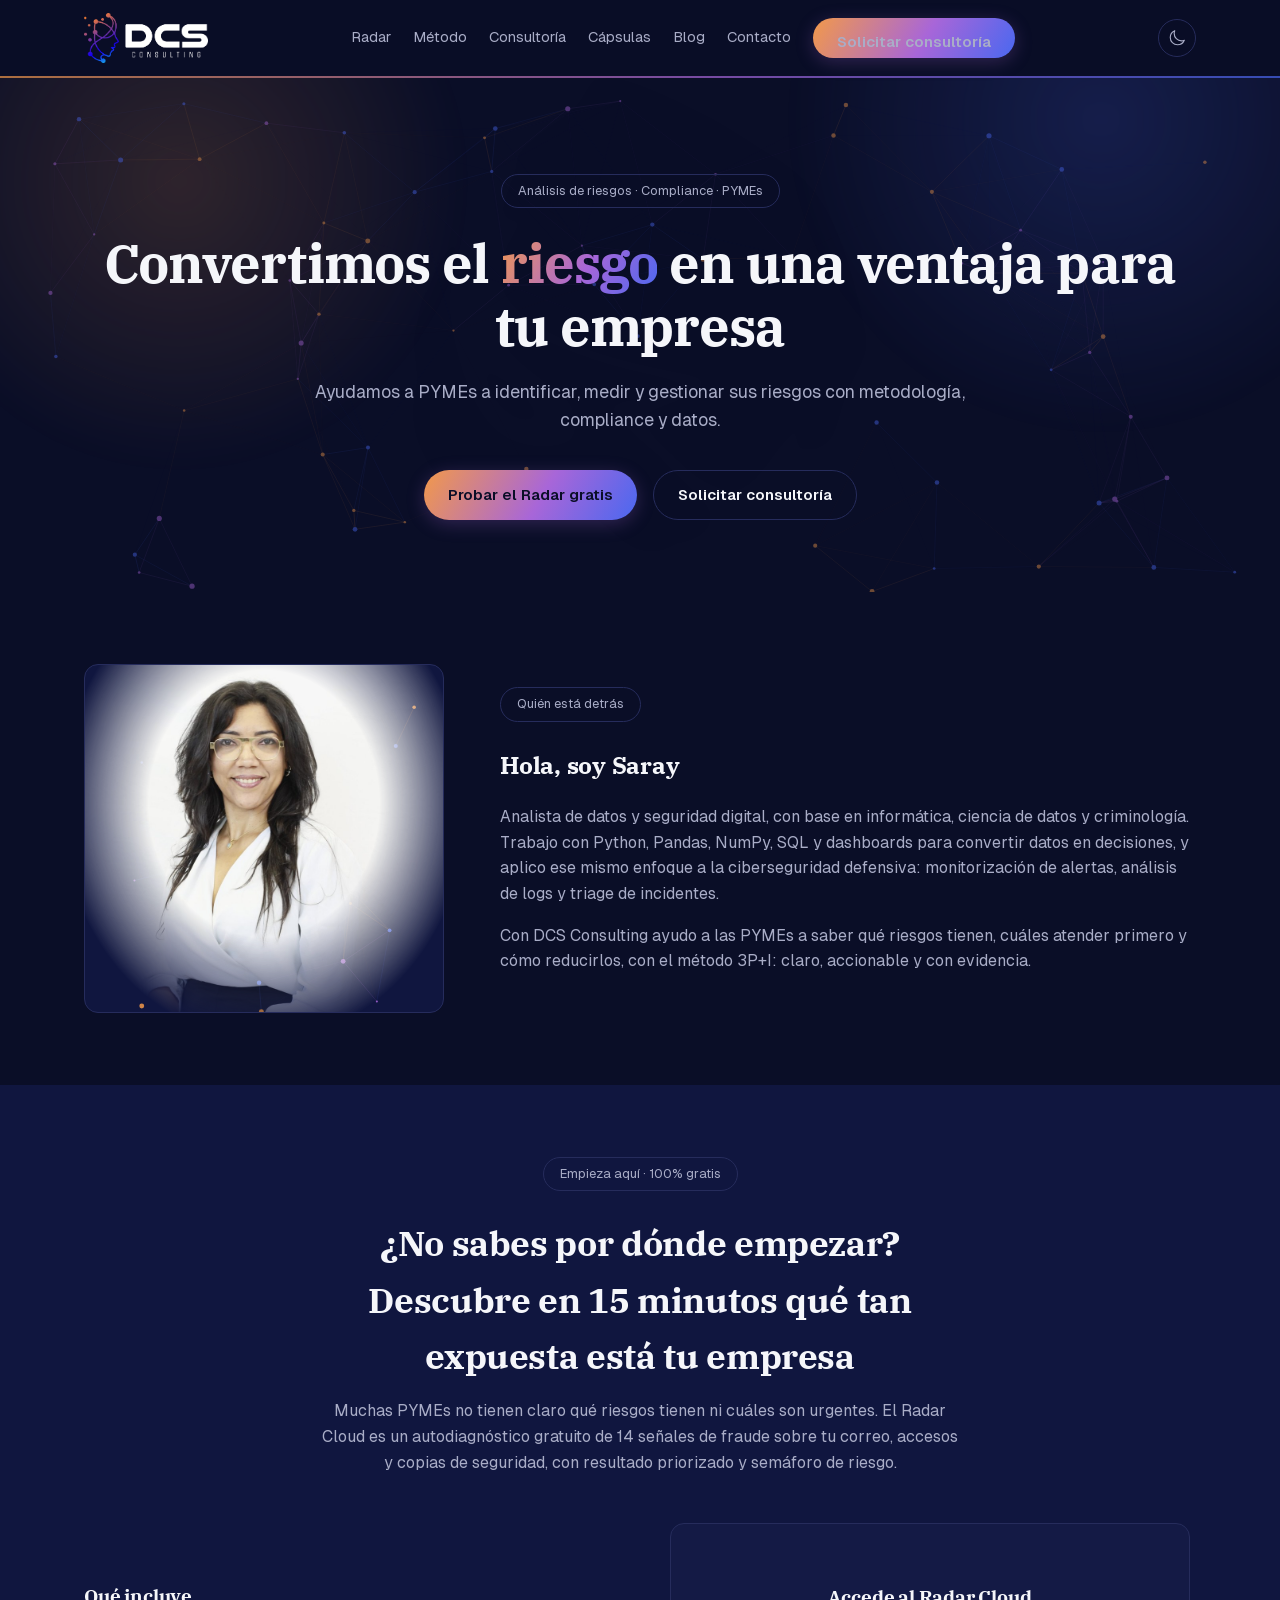
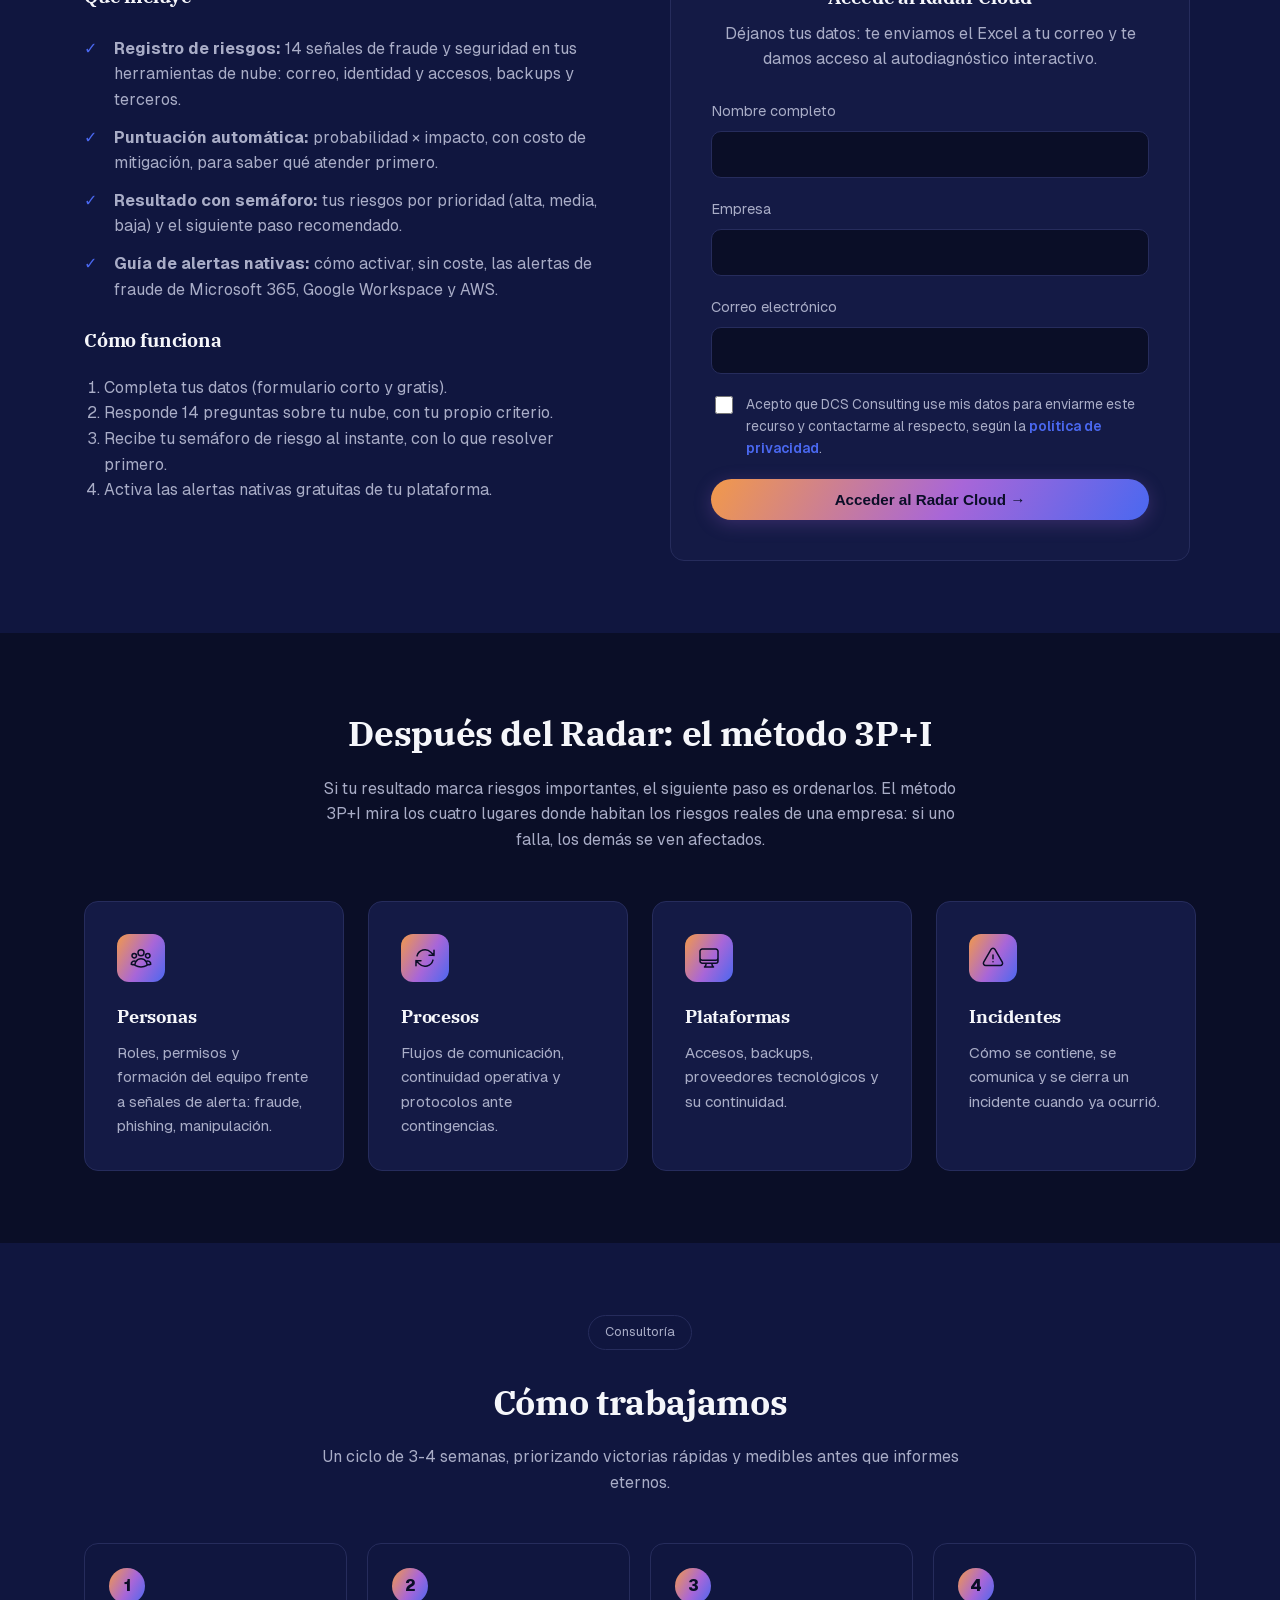
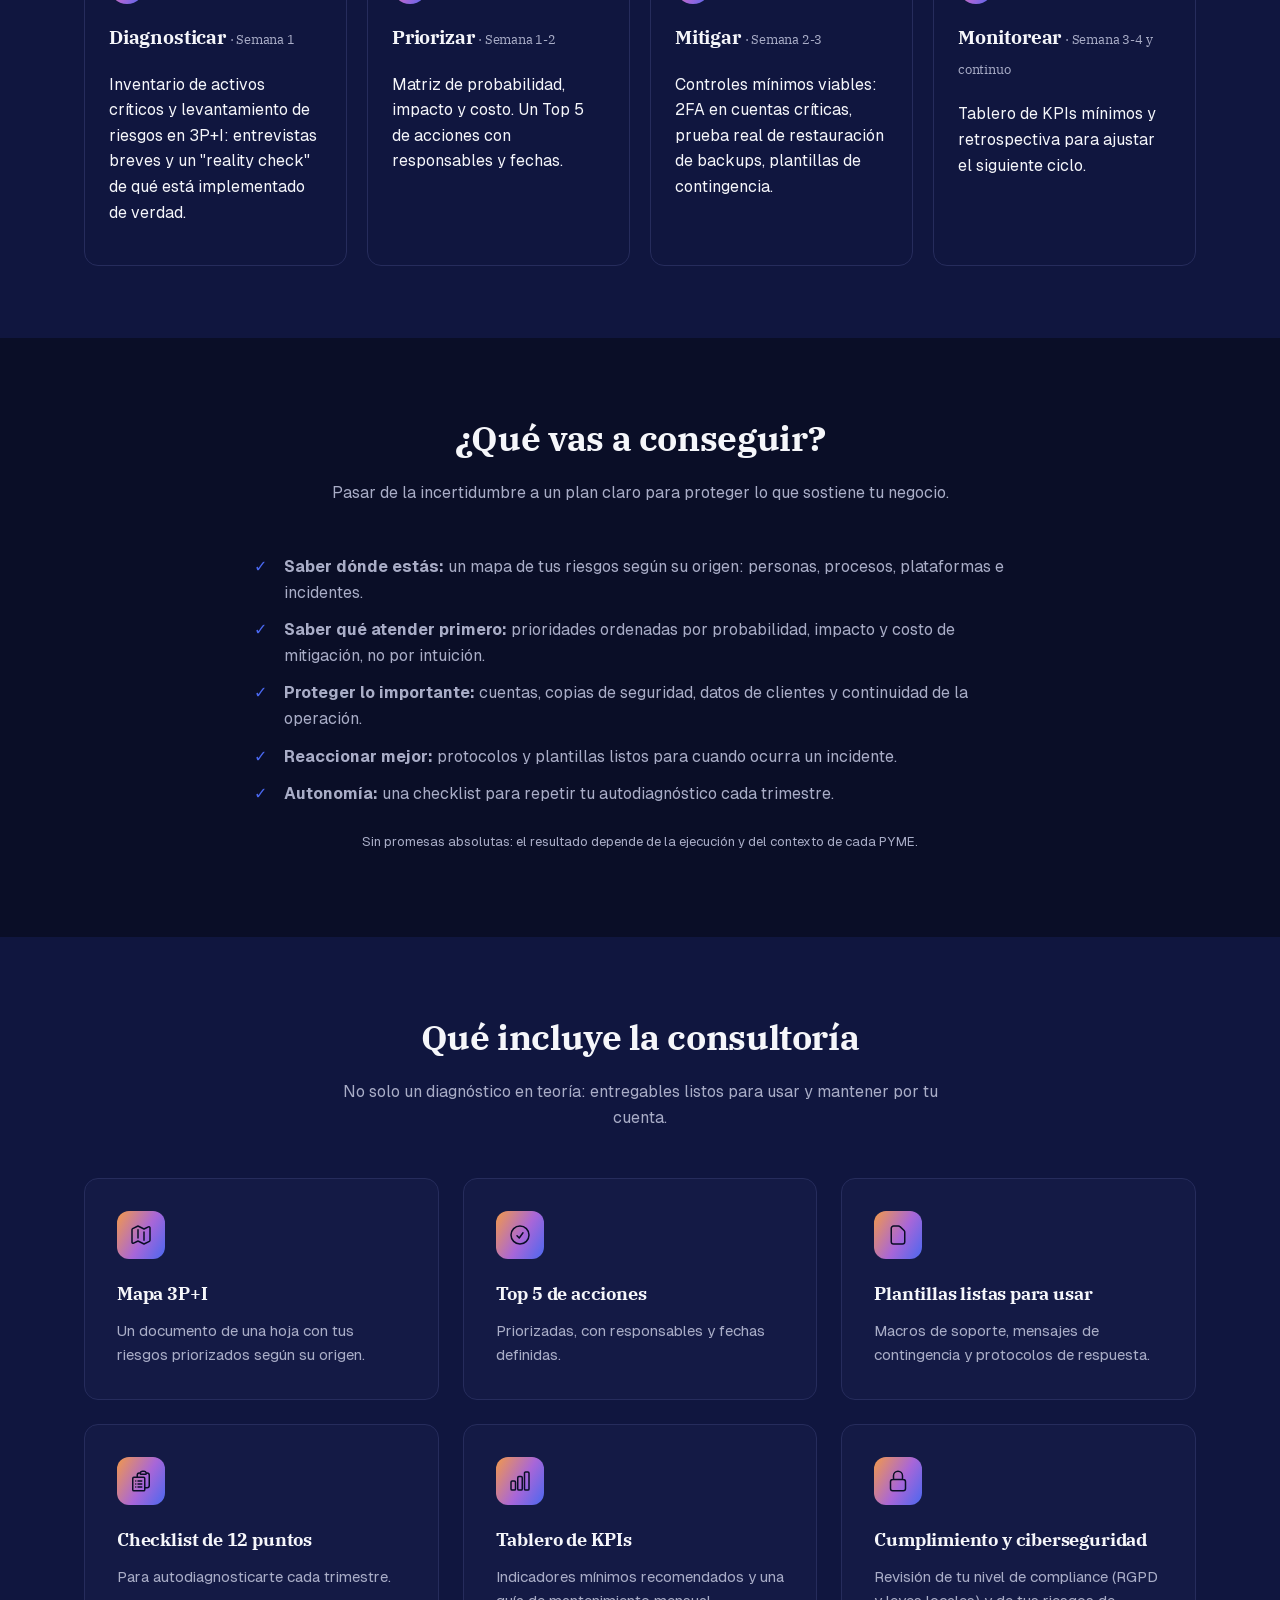
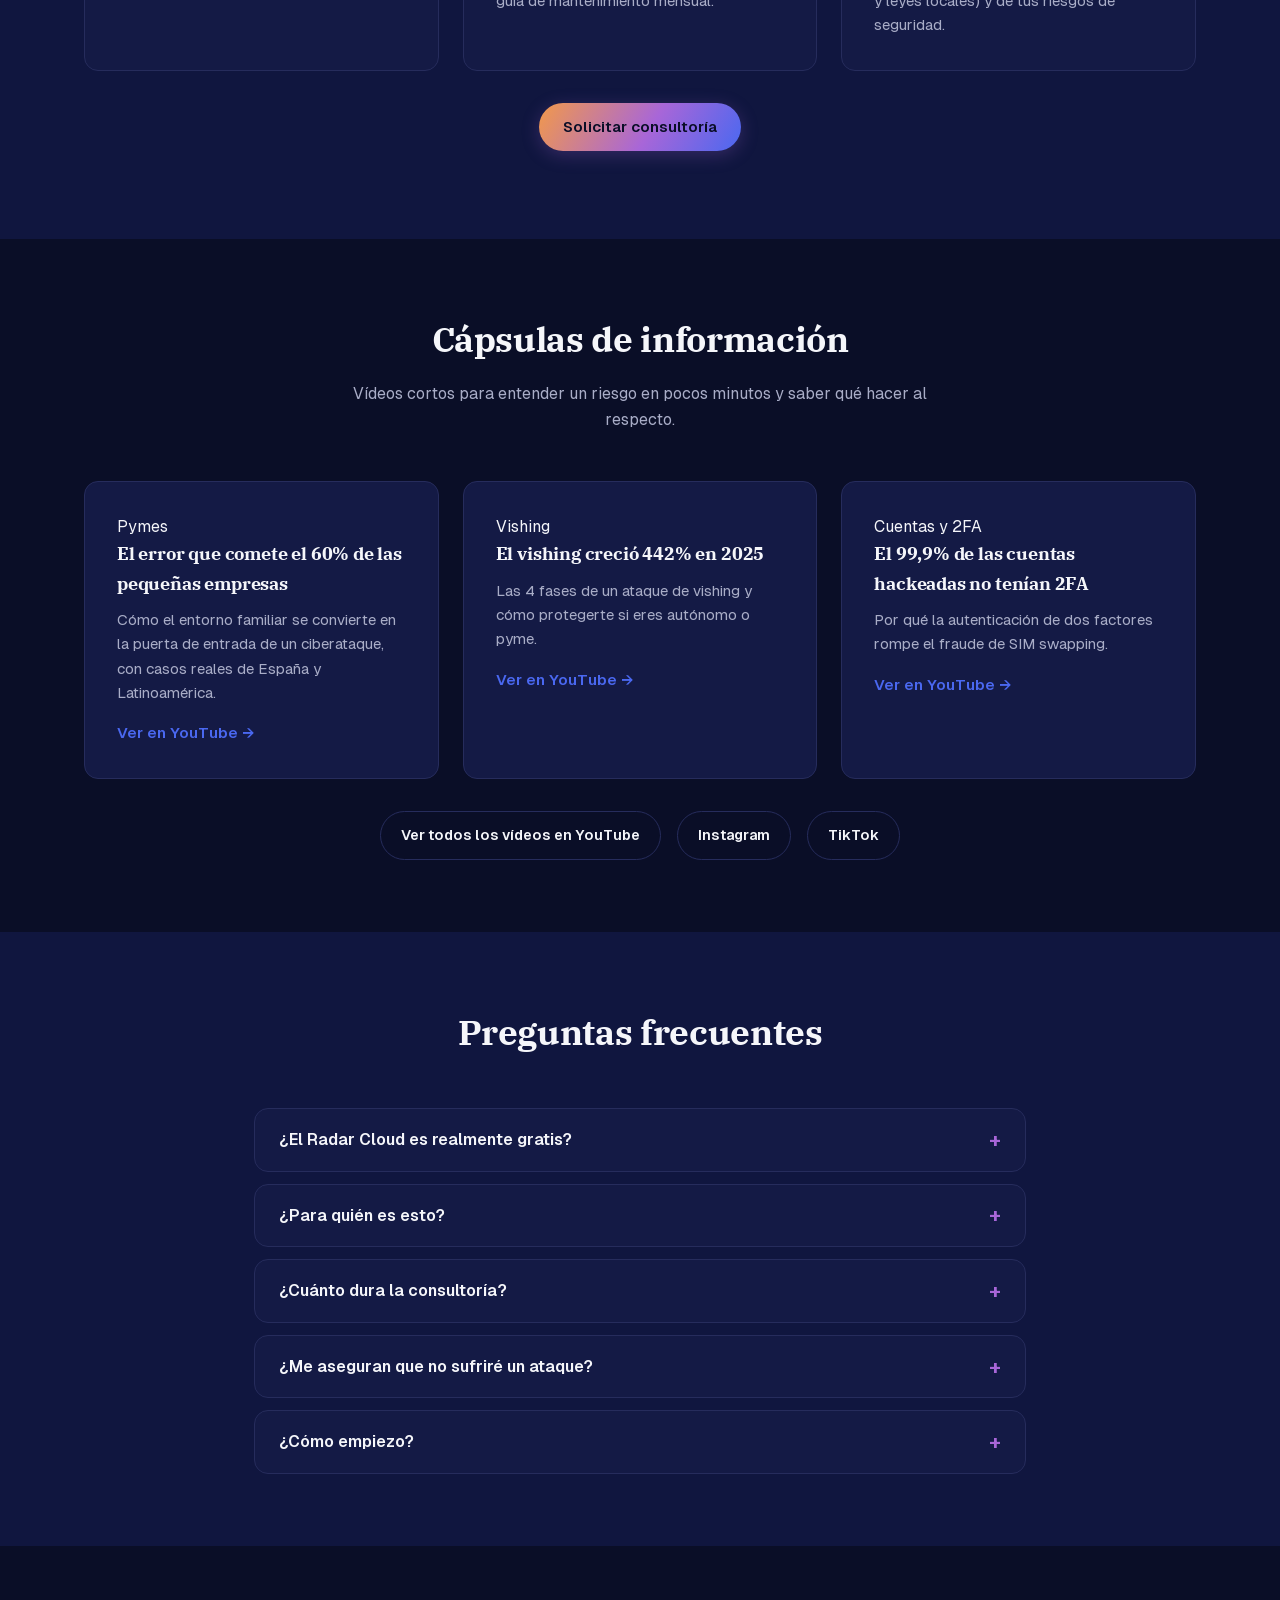
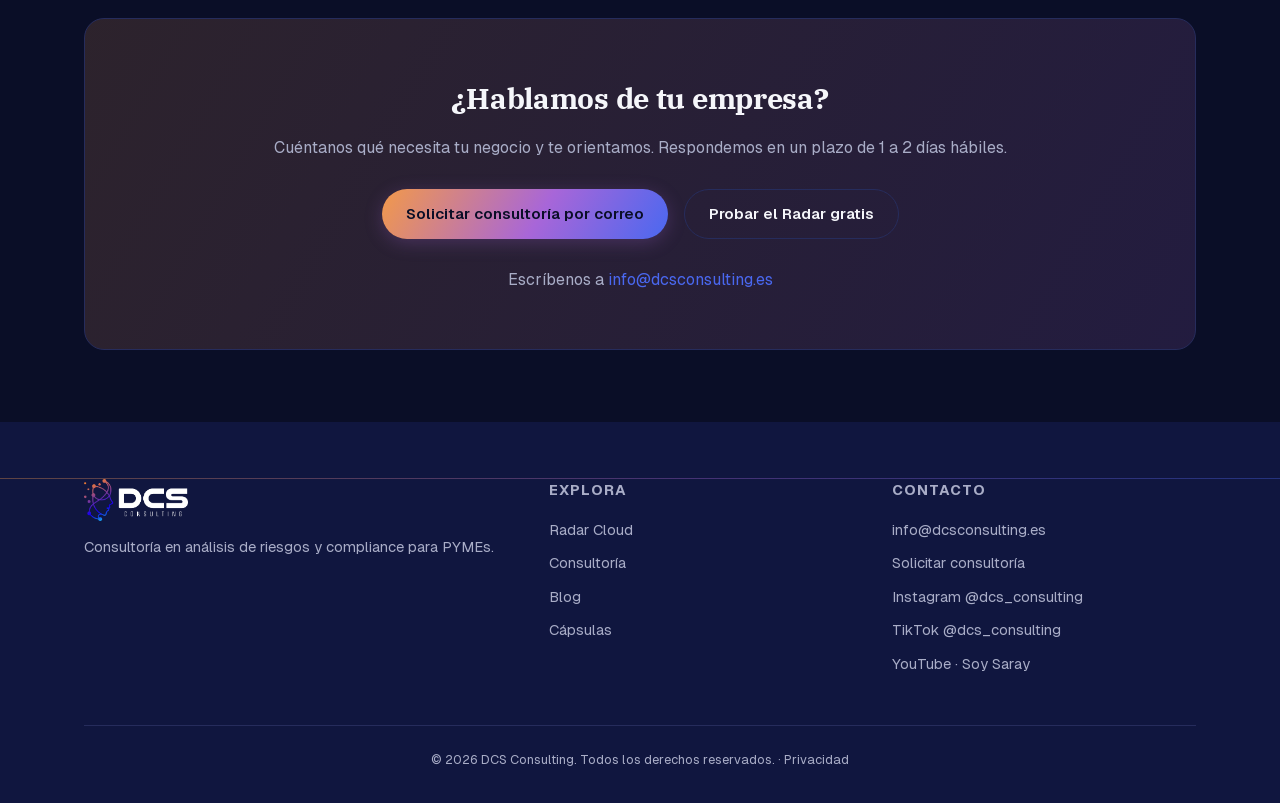
<file: index.html>
<!DOCTYPE html>
<html lang="es">
<head>
<script>(function(){try{if(localStorage.getItem("dcs-theme")==="light"){document.documentElement.setAttribute("data-theme","light");}}catch(e){}})();</script>
<meta charset="UTF-8">
<meta name="viewport" content="width=device-width, initial-scale=1.0">
<title>DCS Consulting — Consultoría en Análisis de Riesgos y Cumplimiento</title>
<meta name="description" content="DCS Consulting: autodiagnóstico gratuito de riesgos (Radar Cloud) y consultoría en análisis de riesgos y compliance para PYMEs.">
<meta property="og:type" content="website">
<meta property="og:title" content="DCS Consulting — Consultoría en Análisis de Riesgos y Cumplimiento">
<meta property="og:description" content="DCS Consulting: autodiagnóstico gratuito de riesgos (Radar Cloud) y consultoría en análisis de riesgos y compliance para PYMEs.">
<meta property="og:url" content="https://dcsconsulting.es/">
<meta property="og:image" content="https://dcsconsulting.es/assets/logo-full.png">
<meta name="twitter:card" content="summary_large_image">
<meta name="twitter:title" content="DCS Consulting — Consultoría en Análisis de Riesgos y Cumplimiento">
<meta name="twitter:description" content="DCS Consulting: autodiagnóstico gratuito de riesgos (Radar Cloud) y consultoría en análisis de riesgos y compliance para PYMEs.">
<meta name="twitter:image" content="https://dcsconsulting.es/assets/logo-full.png">
<link rel="stylesheet" href="css/style.css?v=20261030">
<link rel="icon" type="image/png" href="assets/favicon.png">
<link rel="preconnect" href="https://fonts.googleapis.com">
<link rel="preconnect" href="https://fonts.gstatic.com" crossorigin>
<link href="https://fonts.googleapis.com/css2?family=IBM+Plex+Serif:wght@500;600;700&display=swap" rel="stylesheet">
</head>
<body>

<header class="site-header">
  <div class="container">
    <a href="index.html" class="logo">
      <img src="assets/logo-full.png" alt="DCS Consulting" class="logo-img logo-on-dark">
      <img src="assets/logo-full-dark.png" alt="DCS Consulting" class="logo-img logo-on-light">
    </a>
    <nav class="nav-links">
      <a href="#radar">Radar</a>
      <a href="#metodo">Método</a>
      <a href="#consultoria">Consultoría</a>
      <a href="#capsulas">Cápsulas</a>
      <a href="blog.html">Blog</a>
      <a href="#contacto">Contacto</a>
      <a href="#contacto" class="btn btn-primary">Solicitar consultoría</a>
    </nav>
    <button class="theme-toggle" aria-label="Cambiar tema claro/oscuro" title="Cambiar tema">
      <svg class="icon-moon" viewBox="0 0 24 24"><path stroke-linecap="round" stroke-linejoin="round" stroke-width="1.5" d="M21.752 15.002A9.72 9.72 0 0118 15.75c-5.385 0-9.75-4.365-9.75-9.75 0-1.33.266-2.597.748-3.752A9.753 9.753 0 003 11.25C3 16.635 7.365 21 12.75 21a9.753 9.753 0 009.002-5.998z"/></svg>
      <svg class="icon-sun" viewBox="0 0 24 24"><path stroke-linecap="round" stroke-linejoin="round" stroke-width="1.5" d="M12 3v2.25m6.364.386-1.591 1.591M21 12h-2.25m-.386 6.364-1.591-1.591M12 18.75V21m-6.364-.386 1.591-1.591M3 12h2.25m.386-6.364 1.591 1.591M15.75 12a3.75 3.75 0 11-7.5 0 3.75 3.75 0 017.5 0z"/></svg>
    </button>
    <button class="nav-toggle" aria-label="Abrir menú">☰</button>
  </div>
</header>

<section class="hero">
  <div class="hero-nebula" aria-hidden="true"></div>
  <canvas class="particle-swarm hero-swarm" aria-hidden="true"></canvas>
  <div class="container">
    <span class="eyebrow">Análisis de riesgos · Compliance · PYMEs</span>
    <h1>Convertimos el <span class="grad">riesgo</span> en una ventaja para tu empresa</h1>
    <p class="lead">Ayudamos a PYMEs a identificar, medir y gestionar sus riesgos con metodología, compliance y datos.</p>
    <div class="hero-actions">
      <a href="#radar" class="btn btn-primary">Probar el Radar gratis</a>
      <a href="#contacto" class="btn btn-outline">Solicitar consultoría</a>
    </div>
  </div>
</section>

<section id="quien">
  <div class="container">
    <div class="founder-showcase">
      <div class="founder-portrait-frame">
        <canvas class="particle-swarm" aria-hidden="true"></canvas>
        <img src="assets/saray3-portrait.jpg" alt="Saray Blanco Alzola, fundadora de DCS Consulting" class="founder-portrait-img">
      </div>
      <div class="founder-showcase-text">
        <span class="eyebrow">Quién está detrás</span>
        <h2 class="mt-0">Hola, soy Saray</h2>
        <p style="color:var(--text-muted);">Analista de datos y seguridad digital, con base en informática, ciencia de datos y criminología. Trabajo con Python, Pandas, NumPy, SQL y dashboards para convertir datos en decisiones, y aplico ese mismo enfoque a la ciberseguridad defensiva: monitorización de alertas, análisis de logs y triage de incidentes.</p>
        <p style="color:var(--text-muted); margin-top:14px;">Con DCS Consulting ayudo a las PYMEs a saber qué riesgos tienen, cuáles atender primero y cómo reducirlos, con el método 3P+I: claro, accionable y con evidencia.</p>
      </div>
    </div>
  </div>
</section>

<section class="section-alt" id="radar">
  <div class="container">
    <div class="section-head">
      <span class="eyebrow">Empieza aquí · 100% gratis</span>
      <h2>¿No sabes por dónde empezar? Descubre en 15 minutos qué tan expuesta está tu empresa</h2>
      <p>Muchas PYMEs no tienen claro qué riesgos tienen ni cuáles son urgentes. El Radar Cloud es un autodiagnóstico gratuito de 14 señales de fraude sobre tu correo, accesos y copias de seguridad, con resultado priorizado y semáforo de riesgo.</p>
    </div>
    <div class="two-col">
      <div>
        <h3 class="mt-0">Qué incluye</h3>
        <ul class="list-check">
          <li><strong>Registro de riesgos:</strong> 14 señales de fraude y seguridad en tus herramientas de nube: correo, identidad y accesos, backups y terceros.</li>
          <li><strong>Puntuación automática:</strong> probabilidad × impacto, con costo de mitigación, para saber qué atender primero.</li>
          <li><strong>Resultado con semáforo:</strong> tus riesgos por prioridad (alta, media, baja) y el siguiente paso recomendado.</li>
          <li><strong>Guía de alertas nativas:</strong> cómo activar, sin coste, las alertas de fraude de Microsoft 365, Google Workspace y AWS.</li>
        </ul>
        <h3>Cómo funciona</h3>
        <ol style="color:var(--text-muted); padding-left:20px; margin:0;">
          <li>Completa tus datos (formulario corto y gratis).</li>
          <li>Responde 14 preguntas sobre tu nube, con tu propio criterio.</li>
          <li>Recibe tu semáforo de riesgo al instante, con lo que resolver primero.</li>
          <li>Activa las alertas nativas gratuitas de tu plataforma.</li>
        </ol>
      </div>
      <div class="form-wrap" style="max-width:520px;">
      <div class="section-head" style="margin-bottom:28px;">
        <h3 style="margin-bottom:8px;">Accede al Radar Cloud</h3>
        <p>Déjanos tus datos: te enviamos el Excel a tu correo y te damos acceso al autodiagnóstico interactivo.</p>
      </div>
      <form action="https://formspree.io/f/xlgqaark" method="POST" id="radar-form">
        <input type="hidden" name="_next" value="https://dcsconsulting.es/radar-gracias.html">
        <input type="hidden" name="_subject" value="Nueva solicitud del Radar Cloud">
        <input type="hidden" name="_autoresponse" value="¡Gracias por tu interés en Radar Cloud DCS! Aquí tienes tu Excel de autodiagnóstico gratuito: https://dcsconsulting.es/assets/downloads/Radar-Cloud-DCS-Nivel1.xlsx&#10;&#10;Si prefieres la versión interactiva paso a paso, puedes hacerla aquí: https://dcsconsulting.es/radar-app.html&#10;&#10;— Equipo DCS Consulting">
        <div class="field">
          <label for="radar-nombre">Nombre completo</label>
          <input type="text" id="radar-nombre" name="nombre" required>
        </div>
        <div class="field">
          <label for="radar-empresa">Empresa</label>
          <input type="text" id="radar-empresa" name="empresa">
        </div>
        <div class="field">
          <label for="radar-email">Correo electrónico</label>
          <input type="email" id="radar-email" name="email" required>
        </div>
        <div class="field field-checkbox">
          <input type="checkbox" id="radar-consentimiento" name="consentimiento" value="si" required>
          <label for="radar-consentimiento">Acepto que DCS Consulting use mis datos para enviarme este recurso y contactarme al respecto, según la <a href="privacidad.html">política de privacidad</a>.</label>
        </div>
        <button type="submit" class="btn btn-primary" style="width:100%;">Acceder al Radar Cloud →</button>
      </form>
    </div>
    </div>
  </div>
</section>

<section id="metodo">
  <div class="container">
    <div class="section-head">
      <h2>Después del Radar: el método 3P+I</h2>
      <p>Si tu resultado marca riesgos importantes, el siguiente paso es ordenarlos. El método 3P+I mira los cuatro lugares donde habitan los riesgos reales de una empresa: si uno falla, los demás se ven afectados.</p>
    </div>
    <div class="grid">
      <div class="card">
        <div class="icon"><svg viewBox="0 0 24 24"><path stroke-linecap="round" stroke-linejoin="round" stroke-width="1.5" d="M18 18.72a9.094 9.094 0 003.741-.479 3 3 0 00-4.682-2.72m.94 3.198l.001.031c0 .225-.012.447-.037.666A11.944 11.944 0 0112 21c-2.17 0-4.207-.576-5.963-1.584A6.062 6.062 0 016 18.719m12 0a5.971 5.971 0 00-.941-3.197m0 0A5.995 5.995 0 0012 12.75a5.995 5.995 0 00-5.058 2.772m0 0a3 3 0 00-4.681 2.72 8.986 8.986 0 003.74.477m.94-3.197a5.971 5.971 0 00-.94 3.197M15 6.75a3 3 0 11-6 0 3 3 0 016 0zm6 3a2.25 2.25 0 11-4.5 0 2.25 2.25 0 014.5 0zm-13.5 0a2.25 2.25 0 11-4.5 0 2.25 2.25 0 014.5 0z"/></svg></div>
        <h3>Personas</h3>
        <p>Roles, permisos y formación del equipo frente a señales de alerta: fraude, phishing, manipulación.</p>
      </div>
      <div class="card">
        <div class="icon"><svg viewBox="0 0 24 24"><path stroke-linecap="round" stroke-linejoin="round" stroke-width="1.5" d="M16.023 9.348h4.992v-.001M2.985 19.644v-4.992m0 0h4.992m-4.993 0l3.181 3.183a8.25 8.25 0 0013.803-3.7M4.031 9.865a8.25 8.25 0 0113.803-3.7l3.181 3.182m0-4.991v4.99"/></svg></div>
        <h3>Procesos</h3>
        <p>Flujos de comunicación, continuidad operativa y protocolos ante contingencias.</p>
      </div>
      <div class="card">
        <div class="icon"><svg viewBox="0 0 24 24"><path stroke-linecap="round" stroke-linejoin="round" stroke-width="1.5" d="M9 17.25v1.007a3 3 0 01-.879 2.122L7.5 21h9l-.621-.621A3 3 0 0115 18.257V17.25m6-12V15a2.25 2.25 0 01-2.25 2.25H5.25A2.25 2.25 0 013 15V5.25m18 0A2.25 2.25 0 0018.75 3H5.25A2.25 2.25 0 003 5.25m18 0V12a2.25 2.25 0 01-2.25 2.25H5.25A2.25 2.25 0 013 12V5.25"/></svg></div>
        <h3>Plataformas</h3>
        <p>Accesos, backups, proveedores tecnológicos y su continuidad.</p>
      </div>
      <div class="card">
        <div class="icon"><svg viewBox="0 0 24 24"><path stroke-linecap="round" stroke-linejoin="round" stroke-width="1.5" d="M12 9v3.75m-9.303 3.376c-.866 1.5.217 3.374 1.948 3.374h14.71c1.73 0 2.813-1.874 1.948-3.374L13.949 3.378c-.866-1.5-3.032-1.5-3.898 0L2.697 16.126zM12 15.75h.007v.008H12v-.008z"/></svg></div>
        <h3>Incidentes</h3>
        <p>Cómo se contiene, se comunica y se cierra un incidente cuando ya ocurrió.</p>
      </div>
    </div>
  </div>
</section>

<section class="section-alt" id="consultoria">
  <div class="container">
    <div class="section-head">
      <span class="eyebrow">Consultoría</span>
      <h2>Cómo trabajamos</h2>
      <p>Un ciclo de 3-4 semanas, priorizando victorias rápidas y medibles antes que informes eternos.</p>
    </div>
    <div class="steps">
      <div class="step">
        <h3>Diagnosticar <span style="color:var(--text-muted); font-weight:400; font-size:0.8rem;">· Semana 1</span></h3>
        <p>Inventario de activos críticos y levantamiento de riesgos en 3P+I: entrevistas breves y un "reality check" de qué está implementado de verdad.</p>
      </div>
      <div class="step">
        <h3>Priorizar <span style="color:var(--text-muted); font-weight:400; font-size:0.8rem;">· Semana 1-2</span></h3>
        <p>Matriz de probabilidad, impacto y costo. Un Top 5 de acciones con responsables y fechas.</p>
      </div>
      <div class="step">
        <h3>Mitigar <span style="color:var(--text-muted); font-weight:400; font-size:0.8rem;">· Semana 2-3</span></h3>
        <p>Controles mínimos viables: 2FA en cuentas críticas, prueba real de restauración de backups, plantillas de contingencia.</p>
      </div>
      <div class="step">
        <h3>Monitorear <span style="color:var(--text-muted); font-weight:400; font-size:0.8rem;">· Semana 3-4 y continuo</span></h3>
        <p>Tablero de KPIs mínimos y retrospectiva para ajustar el siguiente ciclo.</p>
      </div>
    </div>
  </div>
</section>

<section>
  <div class="container" style="max-width:820px;">
    <div class="section-head">
      <h2>¿Qué vas a conseguir?</h2>
      <p>Pasar de la incertidumbre a un plan claro para proteger lo que sostiene tu negocio.</p>
    </div>
    <ul class="list-check">
      <li><strong>Saber dónde estás:</strong> un mapa de tus riesgos según su origen: personas, procesos, plataformas e incidentes.</li>
      <li><strong>Saber qué atender primero:</strong> prioridades ordenadas por probabilidad, impacto y costo de mitigación, no por intuición.</li>
      <li><strong>Proteger lo importante:</strong> cuentas, copias de seguridad, datos de clientes y continuidad de la operación.</li>
      <li><strong>Reaccionar mejor:</strong> protocolos y plantillas listos para cuando ocurra un incidente.</li>
      <li><strong>Autonomía:</strong> una checklist para repetir tu autodiagnóstico cada trimestre.</li>
    </ul>
    <p class="form-note text-center" style="margin-top:8px;">Sin promesas absolutas: el resultado depende de la ejecución y del contexto de cada PYME.</p>
  </div>
</section>

<section class="section-alt">
  <div class="container">
    <div class="section-head">
      <h2>Qué incluye la consultoría</h2>
      <p>No solo un diagnóstico en teoría: entregables listos para usar y mantener por tu cuenta.</p>
    </div>
    <div class="grid grid-3">
      <div class="card">
        <div class="icon"><svg viewBox="0 0 24 24"><path stroke-linecap="round" stroke-linejoin="round" stroke-width="1.5" d="M9 6.75V15m6-6v8.25m.503 3.498l4.875-2.437c.381-.19.622-.58.622-1.006V4.82c0-.836-.88-1.38-1.628-1.006l-3.869 1.934c-.317.159-.69.159-1.006 0L9.503 3.252a1.125 1.125 0 00-1.006 0L3.622 5.689C3.24 5.88 3 6.27 3 6.695V19.18c0 .836.88 1.38 1.628 1.006l3.869-1.934c.317-.159.69-.159 1.006 0l4.994 2.497c.317.158.69.158 1.006 0z"/></svg></div>
        <h3>Mapa 3P+I</h3>
        <p>Un documento de una hoja con tus riesgos priorizados según su origen.</p>
      </div>
      <div class="card">
        <div class="icon"><svg viewBox="0 0 24 24"><path stroke-linecap="round" stroke-linejoin="round" stroke-width="1.5" d="M9 12.75L11.25 15 15 9.75M21 12a9 9 0 11-18 0 9 9 0 0118 0z"/></svg></div>
        <h3>Top 5 de acciones</h3>
        <p>Priorizadas, con responsables y fechas definidas.</p>
      </div>
      <div class="card">
        <div class="icon"><svg viewBox="0 0 24 24"><path stroke-linecap="round" stroke-linejoin="round" stroke-width="1.5" d="M7.5 21h9a2.25 2.25 0 002.25-2.25V9.108a2.25 2.25 0 00-.659-1.591L14.026 3.66A2.25 2.25 0 0012.435 3H7.5a2.25 2.25 0 00-2.25 2.25v13.5A2.25 2.25 0 007.5 21z"/></svg></div>
        <h3>Plantillas listas para usar</h3>
        <p>Macros de soporte, mensajes de contingencia y protocolos de respuesta.</p>
      </div>
      <div class="card">
        <div class="icon"><svg viewBox="0 0 24 24"><path stroke-linecap="round" stroke-linejoin="round" stroke-width="1.5" d="M9 12h3.75M9 15h3.75M9 18h3.75m3 .75H18a2.25 2.25 0 002.25-2.25V6.108c0-1.135-.845-2.098-1.976-2.192a48.424 48.424 0 00-1.123-.08m-5.801 0c-.065.21-.1.433-.1.664 0 .414.336.75.75.75h4.5a.75.75 0 00.75-.75 2.25 2.25 0 00-.1-.664m-5.8 0A2.251 2.251 0 0113.5 2.25H15c1.012 0 1.867.668 2.15 1.586m-5.8 0c-.376.023-.75.05-1.124.08C9.095 4.01 8.25 4.973 8.25 6.108V8.25m0 0H4.875c-.621 0-1.125.504-1.125 1.125v11.25c0 .621.504 1.125 1.125 1.125h9.75c.621 0 1.125-.504 1.125-1.125V9.375c0-.621-.504-1.125-1.125-1.125H8.25zM6.75 12h.008v.008H6.75V12zm0 3h.008v.008H6.75V15zm0 3h.008v.008H6.75V18z"/></svg></div>
        <h3>Checklist de 12 puntos</h3>
        <p>Para autodiagnosticarte cada trimestre.</p>
      </div>
      <div class="card">
        <div class="icon"><svg viewBox="0 0 24 24"><path stroke-linecap="round" stroke-linejoin="round" stroke-width="1.5" d="M3 13.125C3 12.504 3.504 12 4.125 12h2.25c.621 0 1.125.504 1.125 1.125v6.75C7.5 20.496 6.996 21 6.375 21h-2.25A1.125 1.125 0 013 19.875v-6.75zM9.75 8.625c0-.621.504-1.125 1.125-1.125h2.25c.621 0 1.125.504 1.125 1.125v11.25c0 .621-.504 1.125-1.125 1.125h-2.25a1.125 1.125 0 01-1.125-1.125V8.625zM16.5 4.125c0-.621.504-1.125 1.125-1.125h2.25C20.496 3 21 3.504 21 4.125v15.75c0 .621-.504 1.125-1.125 1.125h-2.25a1.125 1.125 0 01-1.125-1.125V4.125z"/></svg></div>
        <h3>Tablero de KPIs</h3>
        <p>Indicadores mínimos recomendados y una guía de mantenimiento mensual.</p>
      </div>
      <div class="card">
        <div class="icon"><svg viewBox="0 0 24 24"><path stroke-linecap="round" stroke-linejoin="round" stroke-width="1.5" d="M16.5 10.5V6.75a4.5 4.5 0 10-9 0v3.75m-.75 11.25h10.5a2.25 2.25 0 002.25-2.25v-6.75a2.25 2.25 0 00-2.25-2.25H6.75a2.25 2.25 0 00-2.25 2.25v6.75a2.25 2.25 0 002.25 2.25z"/></svg></div>
        <h3>Cumplimiento y ciberseguridad</h3>
        <p>Revisión de tu nivel de compliance (RGPD y leyes locales) y de tus riesgos de seguridad.</p>
      </div>
    </div>
    <p class="text-center" style="margin-top:32px;"><a href="#contacto" class="btn btn-primary">Solicitar consultoría</a></p>
  </div>
</section>

<section id="capsulas">
  <div class="container">
    <div class="section-head">
      <h2>Cápsulas de información</h2>
      <p>Vídeos cortos para entender un riesgo en pocos minutos y saber qué hacer al respecto.</p>
    </div>
    <div class="grid">
      <div class="card">
        <span class="tag">Pymes</span>
        <h3>El error que comete el 60% de las pequeñas empresas</h3>
        <p>Cómo el entorno familiar se convierte en la puerta de entrada de un ciberataque, con casos reales de España y Latinoamérica.</p>
        <p style="margin-top:16px;"><a href="https://www.youtube.com/watch?v=slVitcRnW7g" target="_blank" rel="noopener" style="color:var(--blue); font-weight:600;">Ver en YouTube →</a></p>
      </div>
      <div class="card">
        <span class="tag">Vishing</span>
        <h3>El vishing creció 442% en 2025</h3>
        <p>Las 4 fases de un ataque de vishing y cómo protegerte si eres autónomo o pyme.</p>
        <p style="margin-top:16px;"><a href="https://www.youtube.com/watch?v=-jWTk33i3Xg" target="_blank" rel="noopener" style="color:var(--blue); font-weight:600;">Ver en YouTube →</a></p>
      </div>
      <div class="card">
        <span class="tag">Cuentas y 2FA</span>
        <h3>El 99,9% de las cuentas hackeadas no tenían 2FA</h3>
        <p>Por qué la autenticación de dos factores rompe el fraude de SIM swapping.</p>
        <p style="margin-top:16px;"><a href="https://www.youtube.com/watch?v=7BnjhKXvEtk" target="_blank" rel="noopener" style="color:var(--blue); font-weight:600;">Ver en YouTube →</a></p>
      </div>
    </div>
    <div class="social-row" style="margin-top:32px;">
      <a href="https://www.youtube.com/@Sblalzo/videos" target="_blank" rel="noopener" class="social-pill">Ver todos los vídeos en YouTube</a>
      <a href="https://www.instagram.com/dcs_consulting/" target="_blank" rel="noopener" class="social-pill">Instagram</a>
      <a href="https://www.tiktok.com/@dcs_consulting" target="_blank" rel="noopener" class="social-pill">TikTok</a>
    </div>
  </div>
</section>

<section class="section-alt" id="faq">
  <div class="container" style="max-width:820px;">
    <div class="section-head">
      <h2>Preguntas frecuentes</h2>
    </div>
    <div class="faq">
      <details class="faq-item">
        <summary>¿El Radar Cloud es realmente gratis?</summary>
        <p>Sí. Es un autodiagnóstico gratuito: solo te pedimos nombre, correo y tu consentimiento para enviarte el recurso, según nuestra política de privacidad.</p>
      </details>
      <details class="faq-item">
        <summary>¿Para quién es esto?</summary>
        <p>Para PYMEs y autónomos que quieren ordenar sus riesgos digitales y operativos, sin necesidad de un departamento de seguridad propio.</p>
      </details>
      <details class="faq-item">
        <summary>¿Cuánto dura la consultoría?</summary>
        <p>Un ciclo completo de diagnóstico, priorización, mitigación y monitoreo lleva entre 3 y 4 semanas, y después puede continuar de forma periódica.</p>
      </details>
      <details class="faq-item">
        <summary>¿Me aseguran que no sufriré un ataque?</summary>
        <p>No. Ningún método elimina el riesgo por completo. Lo que hacemos es reducirlo y dejarte preparado para responder, y el resultado depende de la ejecución y del contexto de cada empresa.</p>
      </details>
      <details class="faq-item">
        <summary>¿Cómo empiezo?</summary>
        <p>Prueba el Radar Cloud o escríbenos a info@dcsconsulting.es desde la sección de contacto: te respondemos con los siguientes pasos.</p>
      </details>
    </div>
  </div>
</section>

<section id="contacto">
  <div class="container">
    <div class="cta-banner">
      <h2>¿Hablamos de tu empresa?</h2>
      <p>Cuéntanos qué necesita tu negocio y te orientamos. Respondemos en un plazo de 1 a 2 días hábiles.</p>
      <div class="hero-actions">
        <a href="mailto:info@dcsconsulting.es?subject=Solicitud%20de%20consultor%C3%ADa" class="btn btn-primary">Solicitar consultoría por correo</a>
        <a href="#radar" class="btn btn-outline">Probar el Radar gratis</a>
      </div>
      <p style="margin:28px 0 0;">Escríbenos a <a href="mailto:info@dcsconsulting.es" style="color:var(--blue);">info@dcsconsulting.es</a></p>
    </div>
  </div>
</section>

<footer class="site-footer">
  <div class="container">
    <div class="footer-grid">
      <div>
        <div class="logo" style="margin-bottom:14px;">
          <img src="assets/logo-full.png" alt="DCS Consulting" class="logo-img logo-on-dark">
      <img src="assets/logo-full-dark.png" alt="DCS Consulting" class="logo-img logo-on-light">
        </div>
        <p>Consultoría en análisis de riesgos y compliance para PYMEs.</p>
      </div>
      <div>
        <h4>Explora</h4>
        <a href="#radar">Radar Cloud</a>
        <a href="#consultoria">Consultoría</a>
        <a href="blog.html">Blog</a>
        <a href="#capsulas">Cápsulas</a>
      </div>
      <div>
        <h4>Contacto</h4>
        <p><a href="mailto:info@dcsconsulting.es">info@dcsconsulting.es</a></p>
        <a href="#contacto">Solicitar consultoría</a>
        <a href="https://www.instagram.com/dcs_consulting/" target="_blank" rel="noopener">Instagram @dcs_consulting</a>
        <a href="https://www.tiktok.com/@dcs_consulting" target="_blank" rel="noopener">TikTok @dcs_consulting</a>
        <a href="https://www.youtube.com/@Sblalzo" target="_blank" rel="noopener">YouTube · Soy Saray</a>
      </div>
    </div>
    <div class="footer-bottom">
      © 2026 DCS Consulting. Todos los derechos reservados. · <a href="privacidad.html" style="color:inherit;">Privacidad</a>
    </div>
  </div>
</footer>

<script defer src="lib/three.min.js"></script>
<script defer src="js/hero-nebula.js?v=20261030"></script>
<script defer src="js/particle-swarm.js?v=20261030"></script>
<script src="js/main.js?v=20261030"></script>
</body>
</html>
</file>
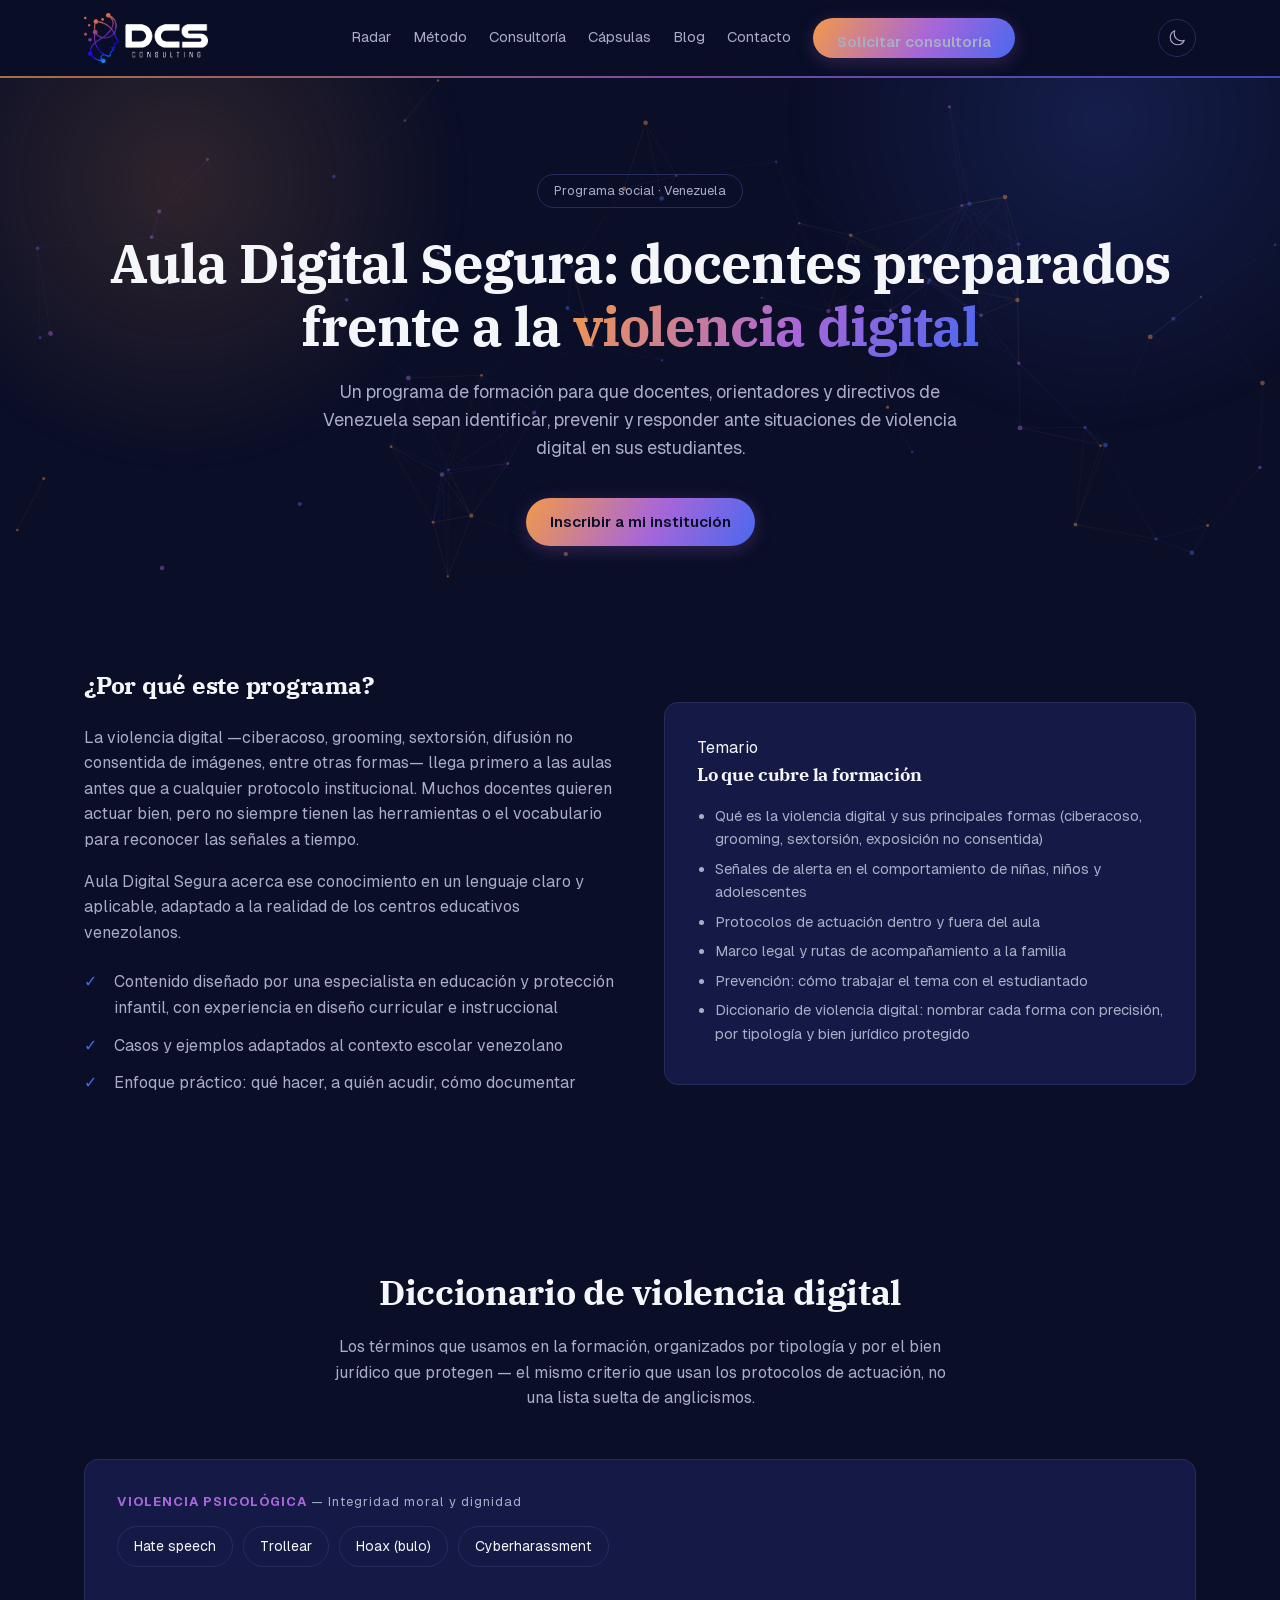
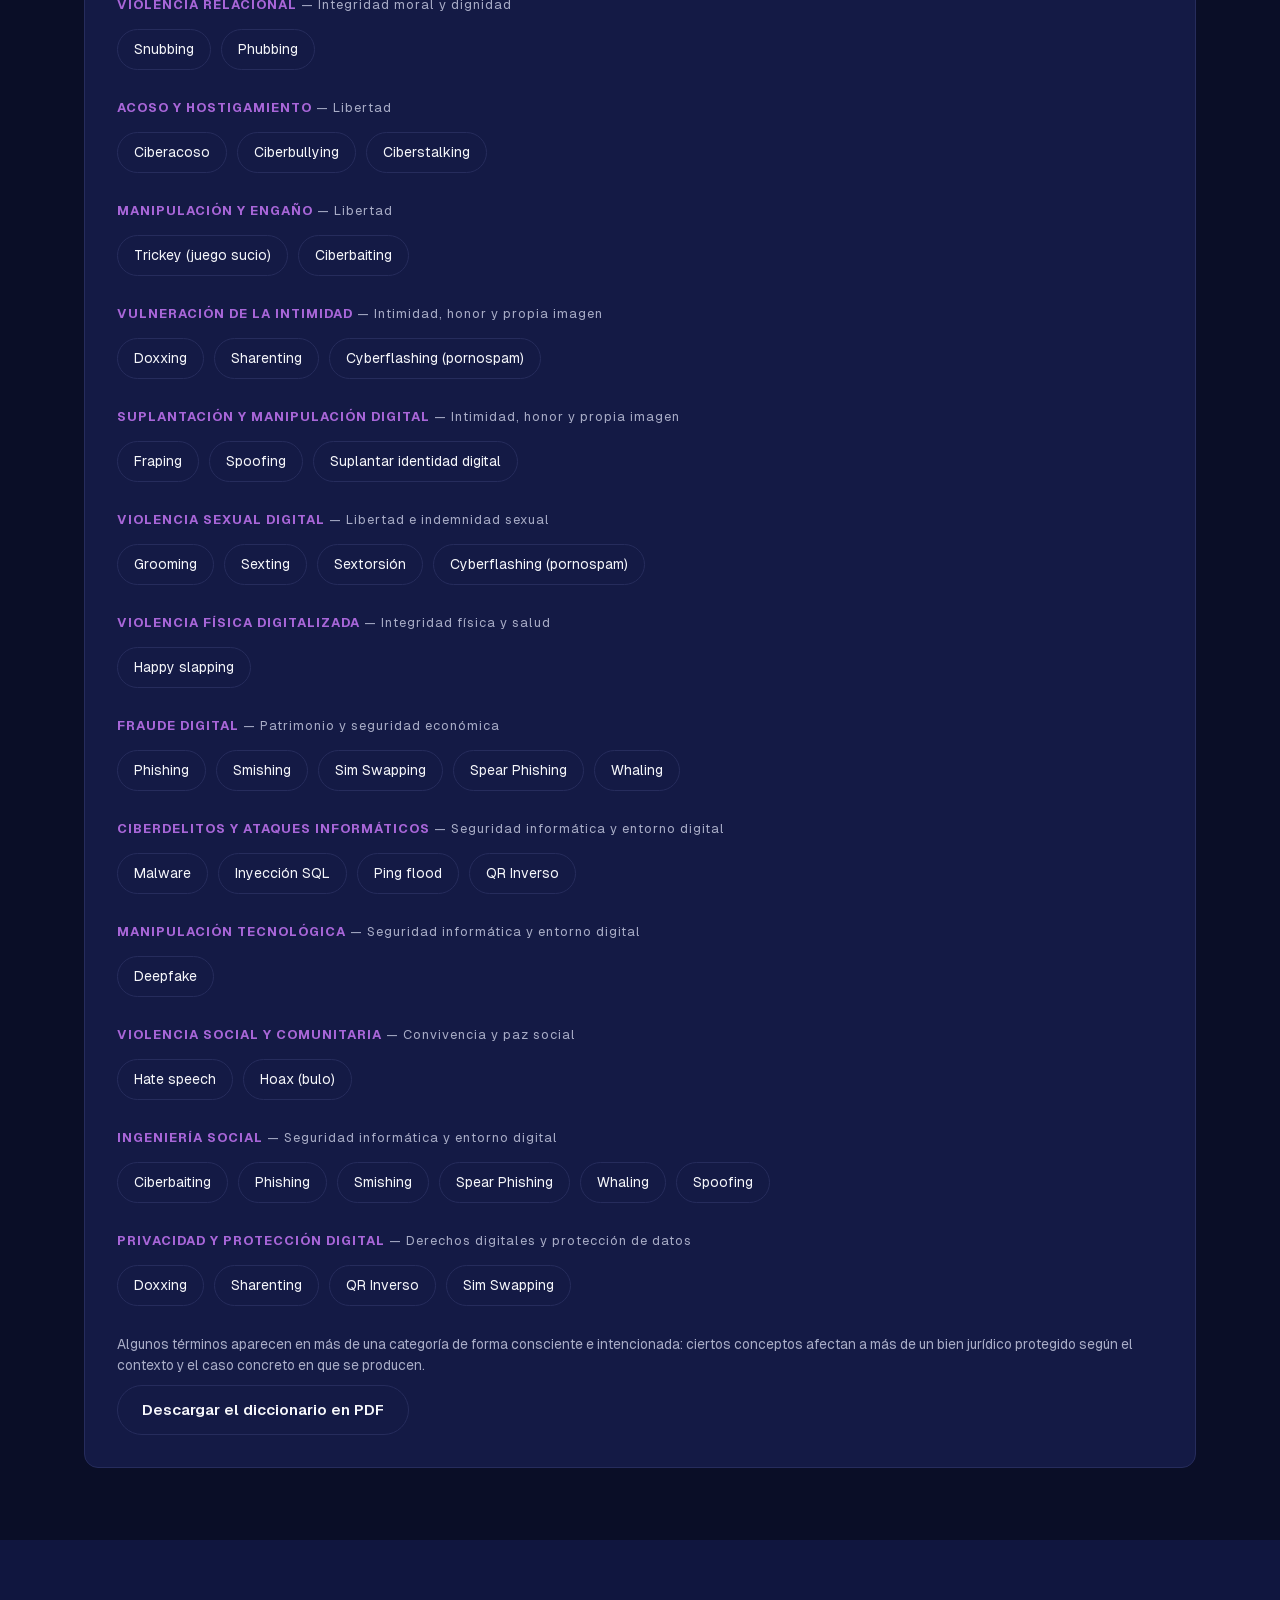
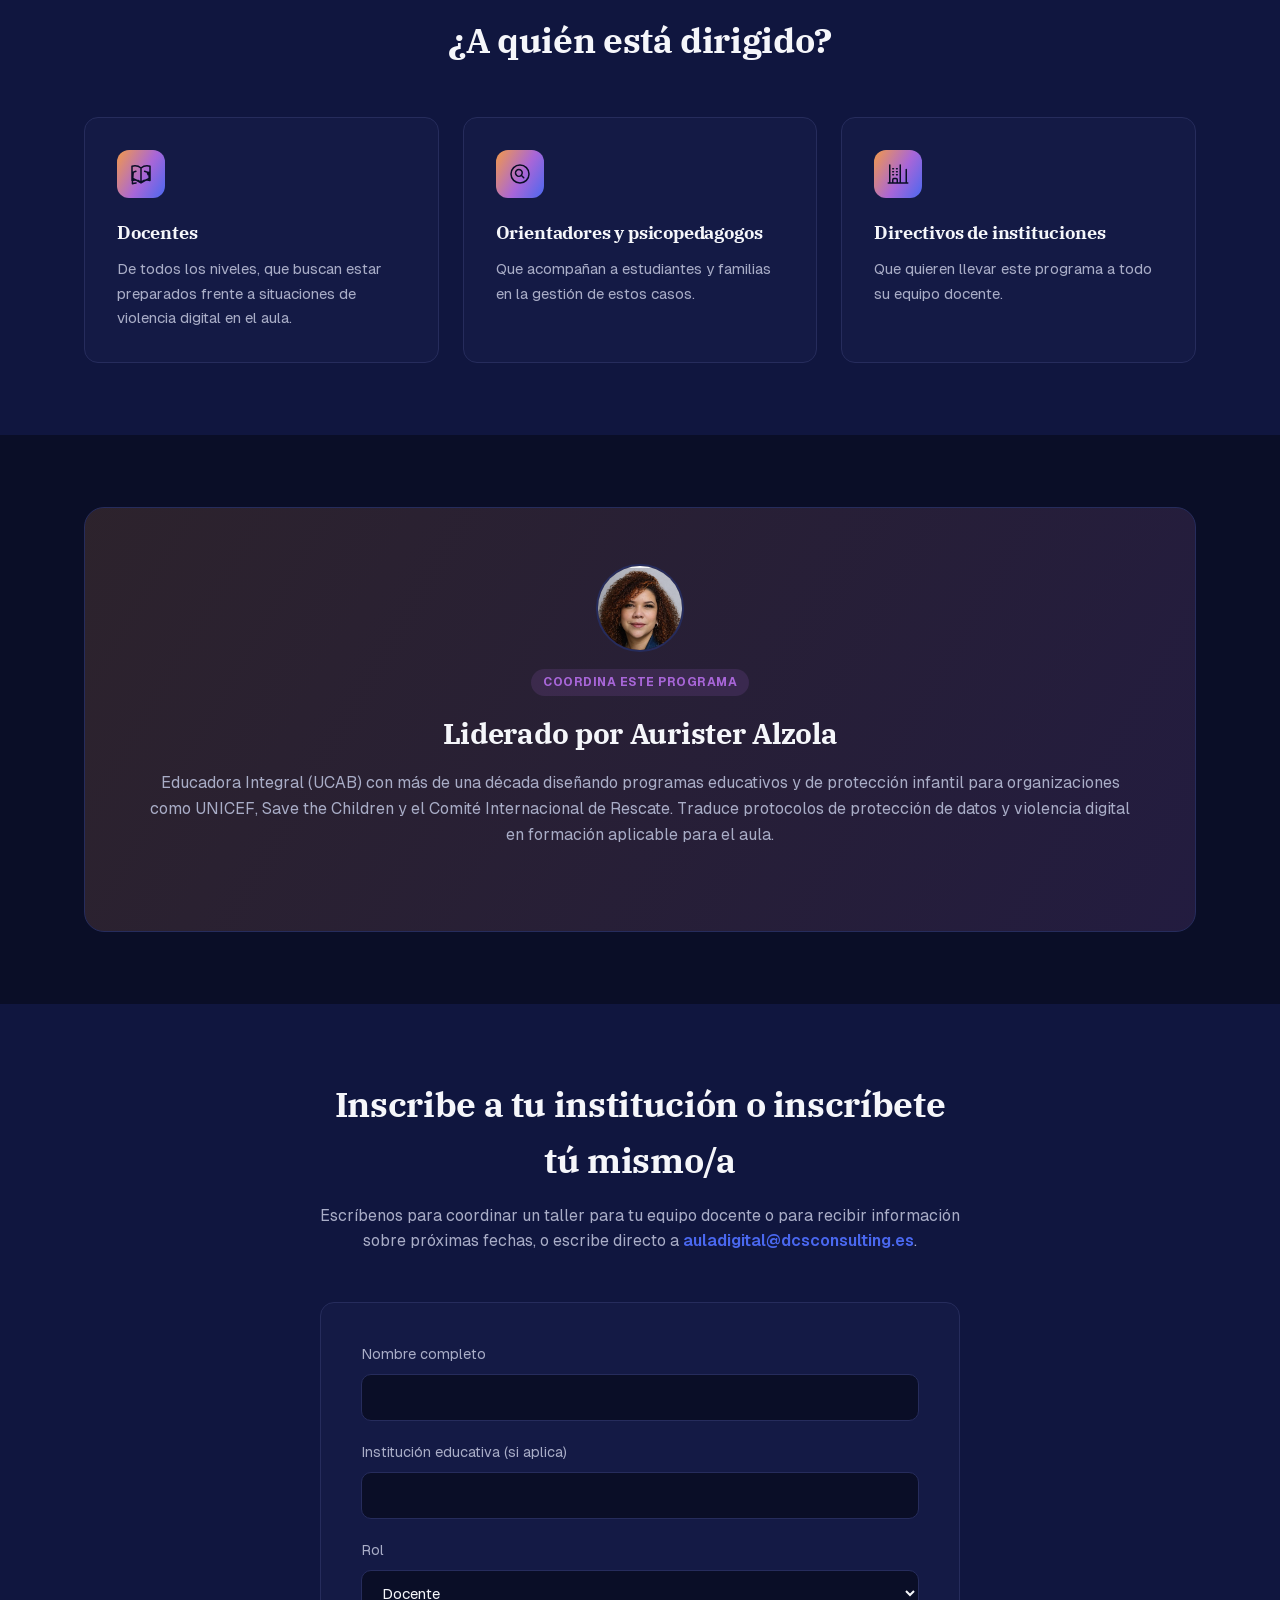
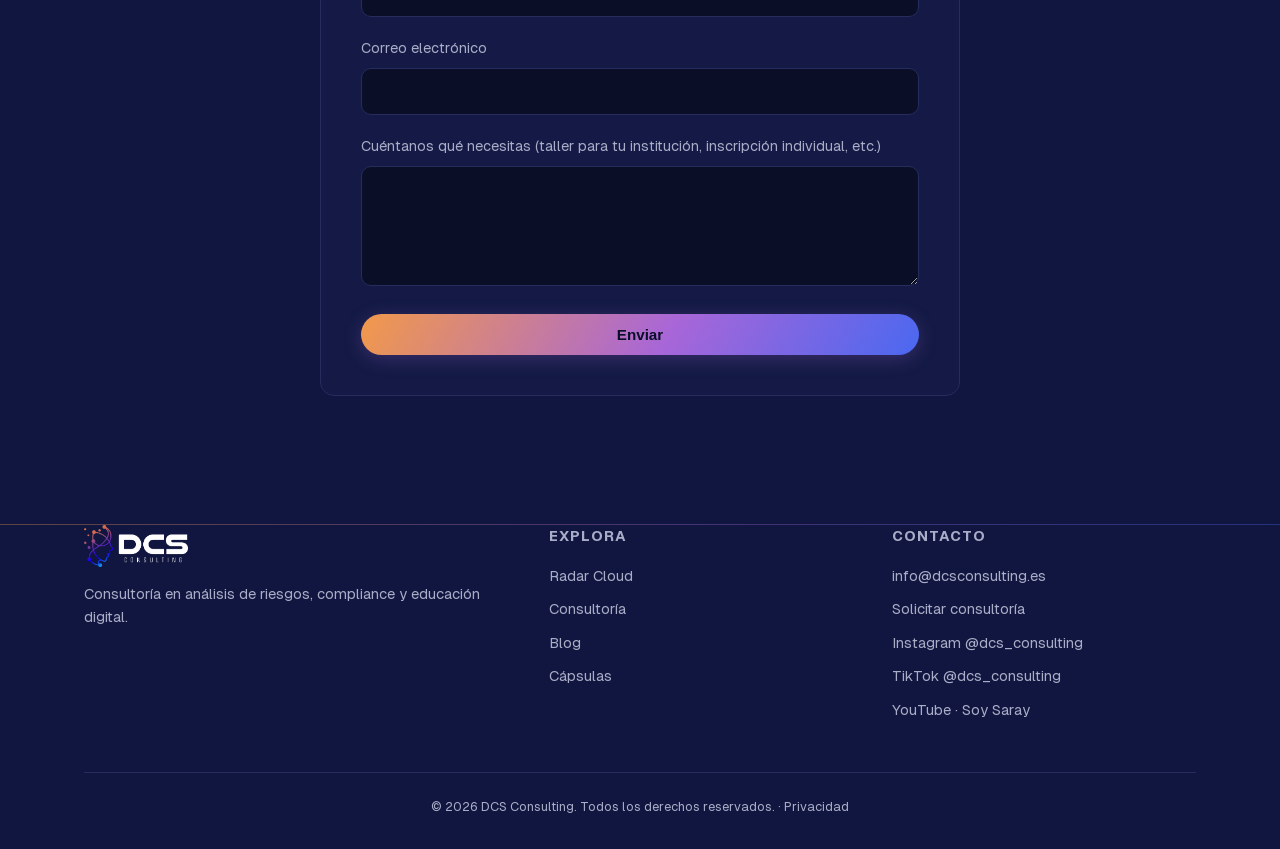
<file: aula-digital-segura.html>
<!DOCTYPE html>
<html lang="es">
<head>
<script>(function(){try{if(localStorage.getItem("dcs-theme")==="light"){document.documentElement.setAttribute("data-theme","light");}}catch(e){}})();</script>
<meta charset="UTF-8">
<meta name="viewport" content="width=device-width, initial-scale=1.0">
<title>Aula Digital Segura | DCS Consulting</title>
<meta name="description" content="Programa de formación docente en violencia digital para Venezuela: identificación, prevención y protocolos de actuación en el aula.">
<meta property="og:type" content="website">
<meta property="og:title" content="Aula Digital Segura | DCS Consulting">
<meta property="og:description" content="Programa de formación docente en violencia digital para Venezuela: identificación, prevención y protocolos de actuación en el aula.">
<meta property="og:url" content="https://dcsconsulting.es/aula-digital-segura.html">
<meta property="og:image" content="https://dcsconsulting.es/assets/logo-full.png">
<meta name="twitter:card" content="summary_large_image">
<meta name="twitter:title" content="Aula Digital Segura | DCS Consulting">
<meta name="twitter:description" content="Programa de formación docente en violencia digital para Venezuela: identificación, prevención y protocolos de actuación en el aula.">
<meta name="twitter:image" content="https://dcsconsulting.es/assets/logo-full.png">
<link rel="stylesheet" href="css/style.css?v=20261030">
<link rel="icon" type="image/png" href="assets/favicon.png">
<link rel="preconnect" href="https://fonts.googleapis.com">
<link rel="preconnect" href="https://fonts.gstatic.com" crossorigin>
<link href="https://fonts.googleapis.com/css2?family=IBM+Plex+Serif:wght@500;600;700&display=swap" rel="stylesheet">
</head>
<body>

<header class="site-header">
  <div class="container">
    <a href="index.html" class="logo">
      <img src="assets/logo-full.png" alt="DCS Consulting" class="logo-img logo-on-dark">
      <img src="assets/logo-full-dark.png" alt="DCS Consulting" class="logo-img logo-on-light">
    </a>
    <nav class="nav-links">
      <a href="index.html#radar">Radar</a>
      <a href="index.html#metodo">Método</a>
      <a href="index.html#consultoria">Consultoría</a>
      <a href="index.html#capsulas">Cápsulas</a>
      <a href="blog.html">Blog</a>
      <a href="index.html#contacto">Contacto</a>
      <a href="index.html#contacto" class="btn btn-primary">Solicitar consultoría</a>
    </nav>
    <button class="theme-toggle" aria-label="Cambiar tema claro/oscuro" title="Cambiar tema">
      <svg class="icon-moon" viewBox="0 0 24 24"><path stroke-linecap="round" stroke-linejoin="round" stroke-width="1.5" d="M21.752 15.002A9.72 9.72 0 0118 15.75c-5.385 0-9.75-4.365-9.75-9.75 0-1.33.266-2.597.748-3.752A9.753 9.753 0 003 11.25C3 16.635 7.365 21 12.75 21a9.753 9.753 0 009.002-5.998z"/></svg>
      <svg class="icon-sun" viewBox="0 0 24 24"><path stroke-linecap="round" stroke-linejoin="round" stroke-width="1.5" d="M12 3v2.25m6.364.386-1.591 1.591M21 12h-2.25m-.386 6.364-1.591-1.591M12 18.75V21m-6.364-.386 1.591-1.591M3 12h2.25m.386-6.364 1.591 1.591M15.75 12a3.75 3.75 0 11-7.5 0 3.75 3.75 0 017.5 0z"/></svg>
    </button>
    <button class="nav-toggle" aria-label="Abrir menú">☰</button>
  </div>
</header>

<section class="hero" style="padding-bottom:48px;">
  <canvas class="particle-swarm hero-swarm" aria-hidden="true"></canvas>
  <div class="container">
    <span class="eyebrow">Programa social · Venezuela</span>
    <h1>Aula Digital Segura: docentes preparados frente a la <span class="grad">violencia digital</span></h1>
    <p class="lead">Un programa de formación para que docentes, orientadores y directivos de Venezuela sepan identificar, prevenir y responder ante situaciones de violencia digital en sus estudiantes.</p>
    <div class="hero-actions">
      <a href="#form" class="btn btn-primary">Inscribir a mi institución</a>
    </div>
  </div>
</section>

<section>
  <div class="container two-col">
    <div>
      <h2 class="mt-0">¿Por qué este programa?</h2>
      <p style="color:var(--text-muted);">La violencia digital —ciberacoso, grooming, sextorsión, difusión no consentida de imágenes, entre otras formas— llega primero a las aulas antes que a cualquier protocolo institucional. Muchos docentes quieren actuar bien, pero no siempre tienen las herramientas o el vocabulario para reconocer las señales a tiempo.</p>
      <p style="color:var(--text-muted);">Aula Digital Segura acerca ese conocimiento en un lenguaje claro y aplicable, adaptado a la realidad de los centros educativos venezolanos.</p>
      <ul class="list-check">
        <li>Contenido diseñado por una especialista en educación y protección infantil, con experiencia en diseño curricular e instruccional</li>
        <li>Casos y ejemplos adaptados al contexto escolar venezolano</li>
        <li>Enfoque práctico: qué hacer, a quién acudir, cómo documentar</li>
      </ul>
    </div>
    <div class="card">
      <span class="tag">Temario</span>
      <h3>Lo que cubre la formación</h3>
      <ul>
        <li>Qué es la violencia digital y sus principales formas (ciberacoso, grooming, sextorsión, exposición no consentida)</li>
        <li>Señales de alerta en el comportamiento de niñas, niños y adolescentes</li>
        <li>Protocolos de actuación dentro y fuera del aula</li>
        <li>Marco legal y rutas de acompañamiento a la familia</li>
        <li>Prevención: cómo trabajar el tema con el estudiantado</li>
        <li>Diccionario de violencia digital: nombrar cada forma con precisión, por tipología y bien jurídico protegido</li>
      </ul>
    </div>
  </div>
</section>

<section>
  <div class="container">
    <div class="section-head">
      <h2>Diccionario de violencia digital</h2>
      <p>Los términos que usamos en la formación, organizados por tipología y por el bien jurídico que protegen — el mismo criterio que usan los protocolos de actuación, no una lista suelta de anglicismos.</p>
    </div>
    <div class="card">
      <div class="skill-group">
        <h4>Violencia psicológica <span style="text-transform:none; font-weight:400; color:var(--text-muted);">— Integridad moral y dignidad</span></h4>
        <div class="skill-tags">
          <span class="skill-tag">Hate speech</span>
          <span class="skill-tag">Trollear</span>
          <span class="skill-tag">Hoax (bulo)</span>
          <span class="skill-tag">Cyberharassment</span>
        </div>
      </div>
      <div class="skill-group">
        <h4>Violencia relacional <span style="text-transform:none; font-weight:400; color:var(--text-muted);">— Integridad moral y dignidad</span></h4>
        <div class="skill-tags">
          <span class="skill-tag">Snubbing</span>
          <span class="skill-tag">Phubbing</span>
        </div>
      </div>
      <div class="skill-group">
        <h4>Acoso y hostigamiento <span style="text-transform:none; font-weight:400; color:var(--text-muted);">— Libertad</span></h4>
        <div class="skill-tags">
          <span class="skill-tag">Ciberacoso</span>
          <span class="skill-tag">Ciberbullying</span>
          <span class="skill-tag">Ciberstalking</span>
        </div>
      </div>
      <div class="skill-group">
        <h4>Manipulación y engaño <span style="text-transform:none; font-weight:400; color:var(--text-muted);">— Libertad</span></h4>
        <div class="skill-tags">
          <span class="skill-tag">Trickey (juego sucio)</span>
          <span class="skill-tag">Ciberbaiting</span>
        </div>
      </div>
      <div class="skill-group">
        <h4>Vulneración de la intimidad <span style="text-transform:none; font-weight:400; color:var(--text-muted);">— Intimidad, honor y propia imagen</span></h4>
        <div class="skill-tags">
          <span class="skill-tag">Doxxing</span>
          <span class="skill-tag">Sharenting</span>
          <span class="skill-tag">Cyberflashing (pornospam)</span>
        </div>
      </div>
      <div class="skill-group">
        <h4>Suplantación y manipulación digital <span style="text-transform:none; font-weight:400; color:var(--text-muted);">— Intimidad, honor y propia imagen</span></h4>
        <div class="skill-tags">
          <span class="skill-tag">Fraping</span>
          <span class="skill-tag">Spoofing</span>
          <span class="skill-tag">Suplantar identidad digital</span>
        </div>
      </div>
      <div class="skill-group">
        <h4>Violencia sexual digital <span style="text-transform:none; font-weight:400; color:var(--text-muted);">— Libertad e indemnidad sexual</span></h4>
        <div class="skill-tags">
          <span class="skill-tag">Grooming</span>
          <span class="skill-tag">Sexting</span>
          <span class="skill-tag">Sextorsión</span>
          <span class="skill-tag">Cyberflashing (pornospam)</span>
        </div>
      </div>
      <div class="skill-group">
        <h4>Violencia física digitalizada <span style="text-transform:none; font-weight:400; color:var(--text-muted);">— Integridad física y salud</span></h4>
        <div class="skill-tags">
          <span class="skill-tag">Happy slapping</span>
        </div>
      </div>
      <div class="skill-group">
        <h4>Fraude digital <span style="text-transform:none; font-weight:400; color:var(--text-muted);">— Patrimonio y seguridad económica</span></h4>
        <div class="skill-tags">
          <span class="skill-tag">Phishing</span>
          <span class="skill-tag">Smishing</span>
          <span class="skill-tag">Sim Swapping</span>
          <span class="skill-tag">Spear Phishing</span>
          <span class="skill-tag">Whaling</span>
        </div>
      </div>
      <div class="skill-group">
        <h4>Ciberdelitos y ataques informáticos <span style="text-transform:none; font-weight:400; color:var(--text-muted);">— Seguridad informática y entorno digital</span></h4>
        <div class="skill-tags">
          <span class="skill-tag">Malware</span>
          <span class="skill-tag">Inyección SQL</span>
          <span class="skill-tag">Ping flood</span>
          <span class="skill-tag">QR Inverso</span>
        </div>
      </div>
      <div class="skill-group">
        <h4>Manipulación tecnológica <span style="text-transform:none; font-weight:400; color:var(--text-muted);">— Seguridad informática y entorno digital</span></h4>
        <div class="skill-tags">
          <span class="skill-tag">Deepfake</span>
        </div>
      </div>
      <div class="skill-group">
        <h4>Violencia social y comunitaria <span style="text-transform:none; font-weight:400; color:var(--text-muted);">— Convivencia y paz social</span></h4>
        <div class="skill-tags">
          <span class="skill-tag">Hate speech</span>
          <span class="skill-tag">Hoax (bulo)</span>
        </div>
      </div>
      <div class="skill-group">
        <h4>Ingeniería social <span style="text-transform:none; font-weight:400; color:var(--text-muted);">— Seguridad informática y entorno digital</span></h4>
        <div class="skill-tags">
          <span class="skill-tag">Ciberbaiting</span>
          <span class="skill-tag">Phishing</span>
          <span class="skill-tag">Smishing</span>
          <span class="skill-tag">Spear Phishing</span>
          <span class="skill-tag">Whaling</span>
          <span class="skill-tag">Spoofing</span>
        </div>
      </div>
      <div class="skill-group">
        <h4>Privacidad y protección digital <span style="text-transform:none; font-weight:400; color:var(--text-muted);">— Derechos digitales y protección de datos</span></h4>
        <div class="skill-tags">
          <span class="skill-tag">Doxxing</span>
          <span class="skill-tag">Sharenting</span>
          <span class="skill-tag">QR Inverso</span>
          <span class="skill-tag">Sim Swapping</span>
        </div>
      </div>
      <p style="color:var(--text-muted); font-size:0.85rem; margin-top:24px;">Algunos términos aparecen en más de una categoría de forma consciente e intencionada: ciertos conceptos afectan a más de un bien jurídico protegido según el contexto y el caso concreto en que se producen.</p>
      <a href="assets/downloads/Diccionario-Violencia-Digital-DCS.pdf" class="btn btn-outline" style="margin-top:8px;" download>Descargar el diccionario en PDF</a>
    </div>
  </div>
</section>

<section class="section-alt">
  <div class="container">
    <div class="section-head">
      <h2>¿A quién está dirigido?</h2>
    </div>
    <div class="grid">
      <div class="card">
        <div class="icon"><svg viewBox="0 0 24 24"><path stroke-linecap="round" stroke-linejoin="round" stroke-width="1.5" d="M4.26 10.147a60.437 60.437 0 00-.491 6.347A48.627 48.627 0 0112 20.904a48.627 48.627 0 018.232-4.41 60.46 60.46 0 00-.491-6.347M4.26 10.147a50.02 50.02 0 012.658-.813m-2.658.813a49.99 49.99 0 00-.833 11.5m0 0a44.997 44.997 0 013.7-.686M18.232 10.147a50.02 50.02 0 00-2.658-.813m2.658.813a49.99 49.99 0 01.833 2.507M12 6.042A8.967 8.967 0 006 3.75c-1.052 0-2.062.18-3 .512v14.25A8.987 8.987 0 016 18c2.305 0 4.408.867 6 2.292m0-14.25a8.966 8.966 0 016-2.292c1.052 0 2.062.18 3 .512v14.25A8.987 8.987 0 0018 18a8.967 8.967 0 00-6 2.292m0-14.25v14.25"/></svg></div>
        <h3>Docentes</h3>
        <p>De todos los niveles, que buscan estar preparados frente a situaciones de violencia digital en el aula.</p>
      </div>
      <div class="card">
        <div class="icon"><svg viewBox="0 0 24 24"><path stroke-linecap="round" stroke-linejoin="round" stroke-width="1.5" d="M15.75 15.75l-2.489-2.489m0 0a3.375 3.375 0 10-4.773-4.773 3.375 3.375 0 004.774 4.774zM21 12a9 9 0 11-18 0 9 9 0 0118 0z"/></svg></div>
        <h3>Orientadores y psicopedagogos</h3>
        <p>Que acompañan a estudiantes y familias en la gestión de estos casos.</p>
      </div>
      <div class="card">
        <div class="icon"><svg viewBox="0 0 24 24"><path stroke-linecap="round" stroke-linejoin="round" stroke-width="1.5" d="M2.25 21h19.5m-18-18v18m10.5-18v18m6-13.5V21M6.75 6.75h.75m-.75 3h.75m-.75 3h.75m3-6h.75m-.75 3h.75m-.75 3h.75M6.75 21v-3.375c0-.621.504-1.125 1.125-1.125h2.25c.621 0 1.125.504 1.125 1.125V21"/></svg></div>
        <h3>Directivos de instituciones</h3>
        <p>Que quieren llevar este programa a todo su equipo docente.</p>
      </div>
    </div>
  </div>
</section>

<section>
  <div class="container">
    <div class="cta-banner">
      <img src="assets/auri.jpg" alt="Aurister Alzola" class="team-photo">
      <span class="badge">Coordina este programa</span>
      <h2>Liderado por Aurister Alzola</h2>
      <p>
        Educadora Integral (UCAB) con más de una década diseñando programas educativos y de protección infantil para organizaciones como UNICEF, Save the Children y el Comité Internacional de Rescate. Traduce protocolos de protección de datos y violencia digital en formación aplicable para el aula.
      </p>
    </div>
  </div>
</section>

<section id="form" class="section-alt">
  <div class="container">
    <div class="section-head">
      <h2>Inscribe a tu institución o inscríbete tú mismo/a</h2>
      <p>Escríbenos para coordinar un taller para tu equipo docente o para recibir información sobre próximas fechas, o escribe directo a <a href="mailto:auladigital@dcsconsulting.es" style="color:var(--blue); font-weight:600;">auladigital@dcsconsulting.es</a>.</p>
    </div>
    <div class="form-wrap">
      <!-- TODO: reemplaza YOUR_FORM_ID por tu propio formulario de Formspree -->
      <form action="https://formspree.io/f/YOUR_FORM_ID" method="POST">
        <div class="field">
          <label for="nombre">Nombre completo</label>
          <input type="text" id="nombre" name="nombre" required>
        </div>
        <div class="field">
          <label for="institucion">Institución educativa (si aplica)</label>
          <input type="text" id="institucion" name="institucion">
        </div>
        <div class="field">
          <label for="rol">Rol</label>
          <select id="rol" name="rol">
            <option>Docente</option>
            <option>Orientador/a</option>
            <option>Directivo/a</option>
            <option>Otro</option>
          </select>
        </div>
        <div class="field">
          <label for="email">Correo electrónico</label>
          <input type="email" id="email" name="email" required>
        </div>
        <div class="field">
          <label for="mensaje">Cuéntanos qué necesitas (taller para tu institución, inscripción individual, etc.)</label>
          <textarea id="mensaje" name="mensaje"></textarea>
        </div>
        <button type="submit" class="btn btn-primary" style="width:100%;">Enviar</button>
      </form>
    </div>
  </div>
</section>

<footer class="site-footer">
  <div class="container">
    <div class="footer-grid">
      <div>
        <div class="logo" style="margin-bottom:14px;">
          <img src="assets/logo-full.png" alt="DCS Consulting" class="logo-img logo-on-dark">
      <img src="assets/logo-full-dark.png" alt="DCS Consulting" class="logo-img logo-on-light">
        </div>
        <p>Consultoría en análisis de riesgos, compliance y educación digital.</p>
      </div>
      <div>
        <h4>Explora</h4>
        <a href="index.html#radar">Radar Cloud</a>
        <a href="index.html#consultoria">Consultoría</a>
        <a href="blog.html">Blog</a>
        <a href="index.html#capsulas">Cápsulas</a>
      </div>
      <div>
        <h4>Contacto</h4>
        <p><a href="mailto:info@dcsconsulting.es">info@dcsconsulting.es</a></p>
        <a href="index.html#contacto">Solicitar consultoría</a>
        <a href="https://www.instagram.com/dcs_consulting/" target="_blank" rel="noopener">Instagram @dcs_consulting</a>
        <a href="https://www.tiktok.com/@dcs_consulting" target="_blank" rel="noopener">TikTok @dcs_consulting</a>
        <a href="https://www.youtube.com/@Sblalzo" target="_blank" rel="noopener">YouTube · Soy Saray</a>
      </div>
    </div>
    <div class="footer-bottom">© 2026 DCS Consulting. Todos los derechos reservados. · <a href="privacidad.html" style="color:inherit;">Privacidad</a></div>
  </div>
</footer>

<script defer src="js/particle-swarm.js?v=20261030"></script>
<script src="js/main.js?v=20261030"></script>
</body>
</html>
</file>
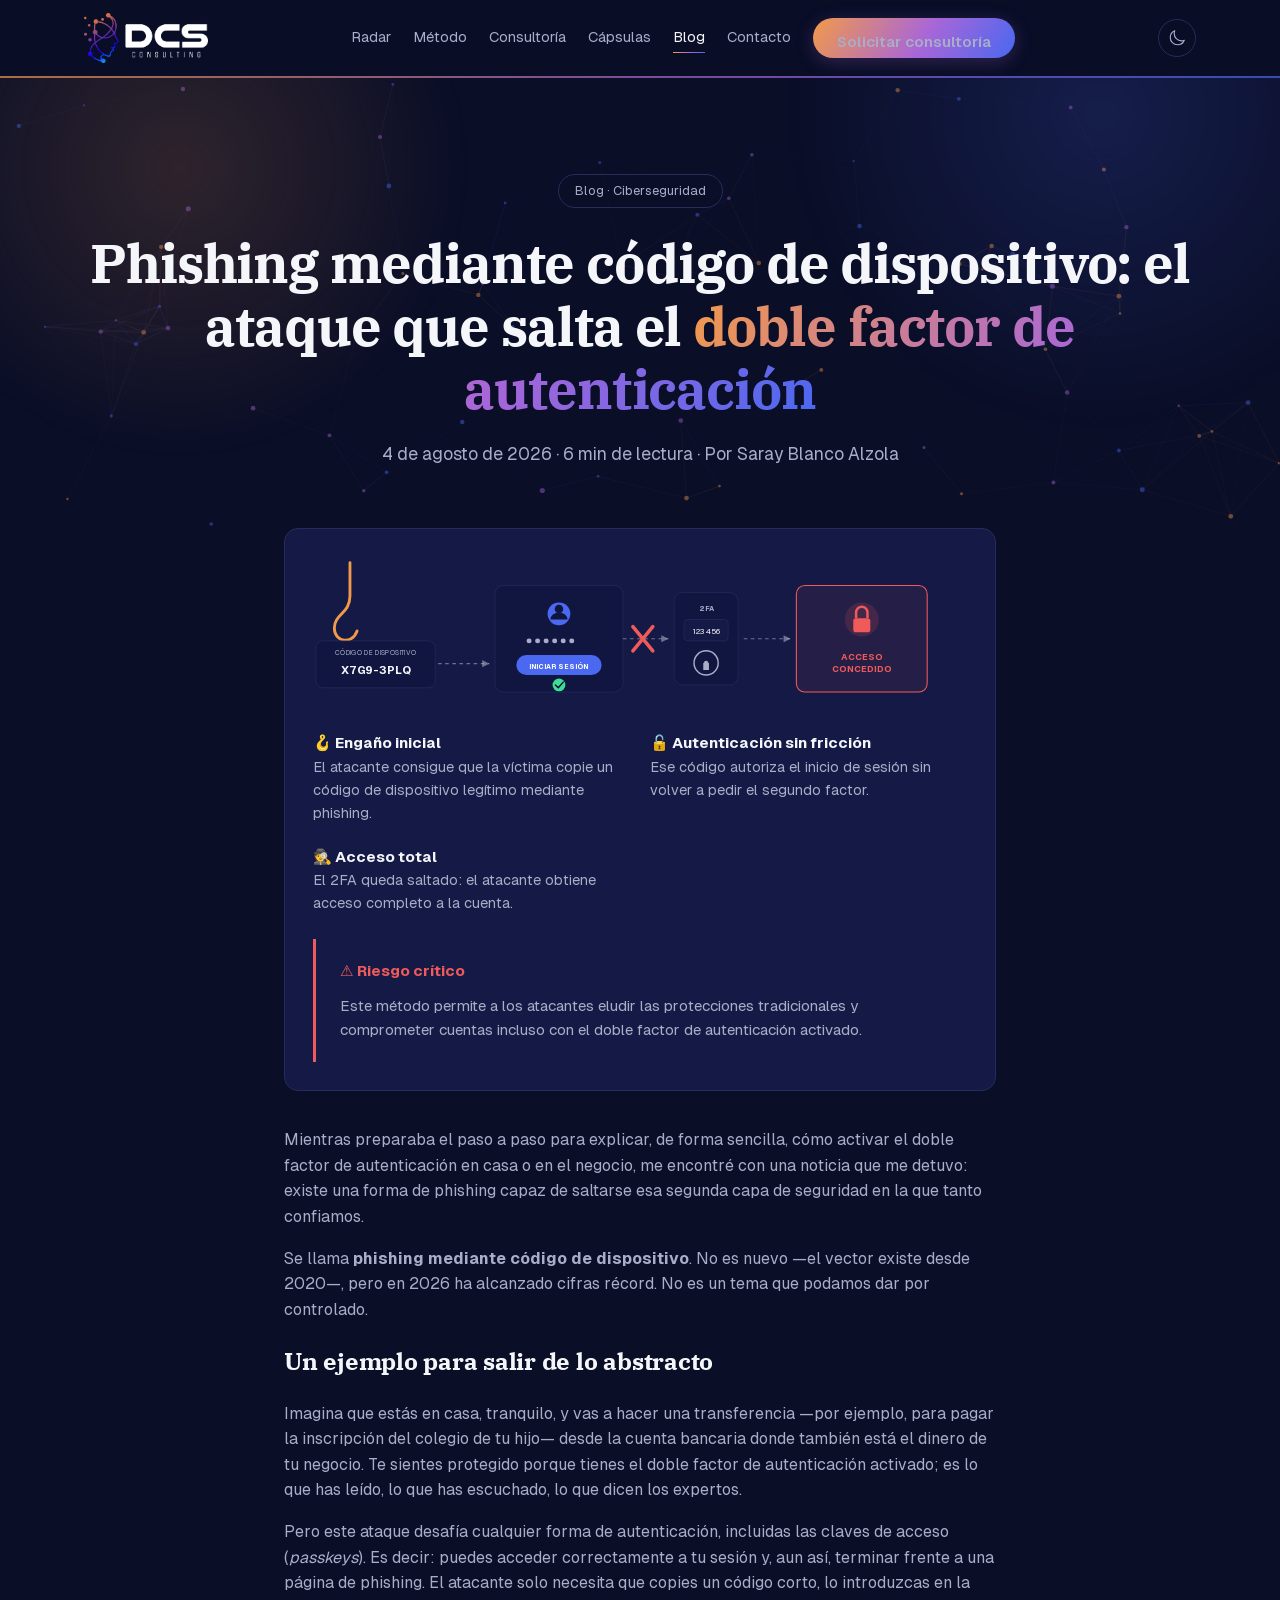
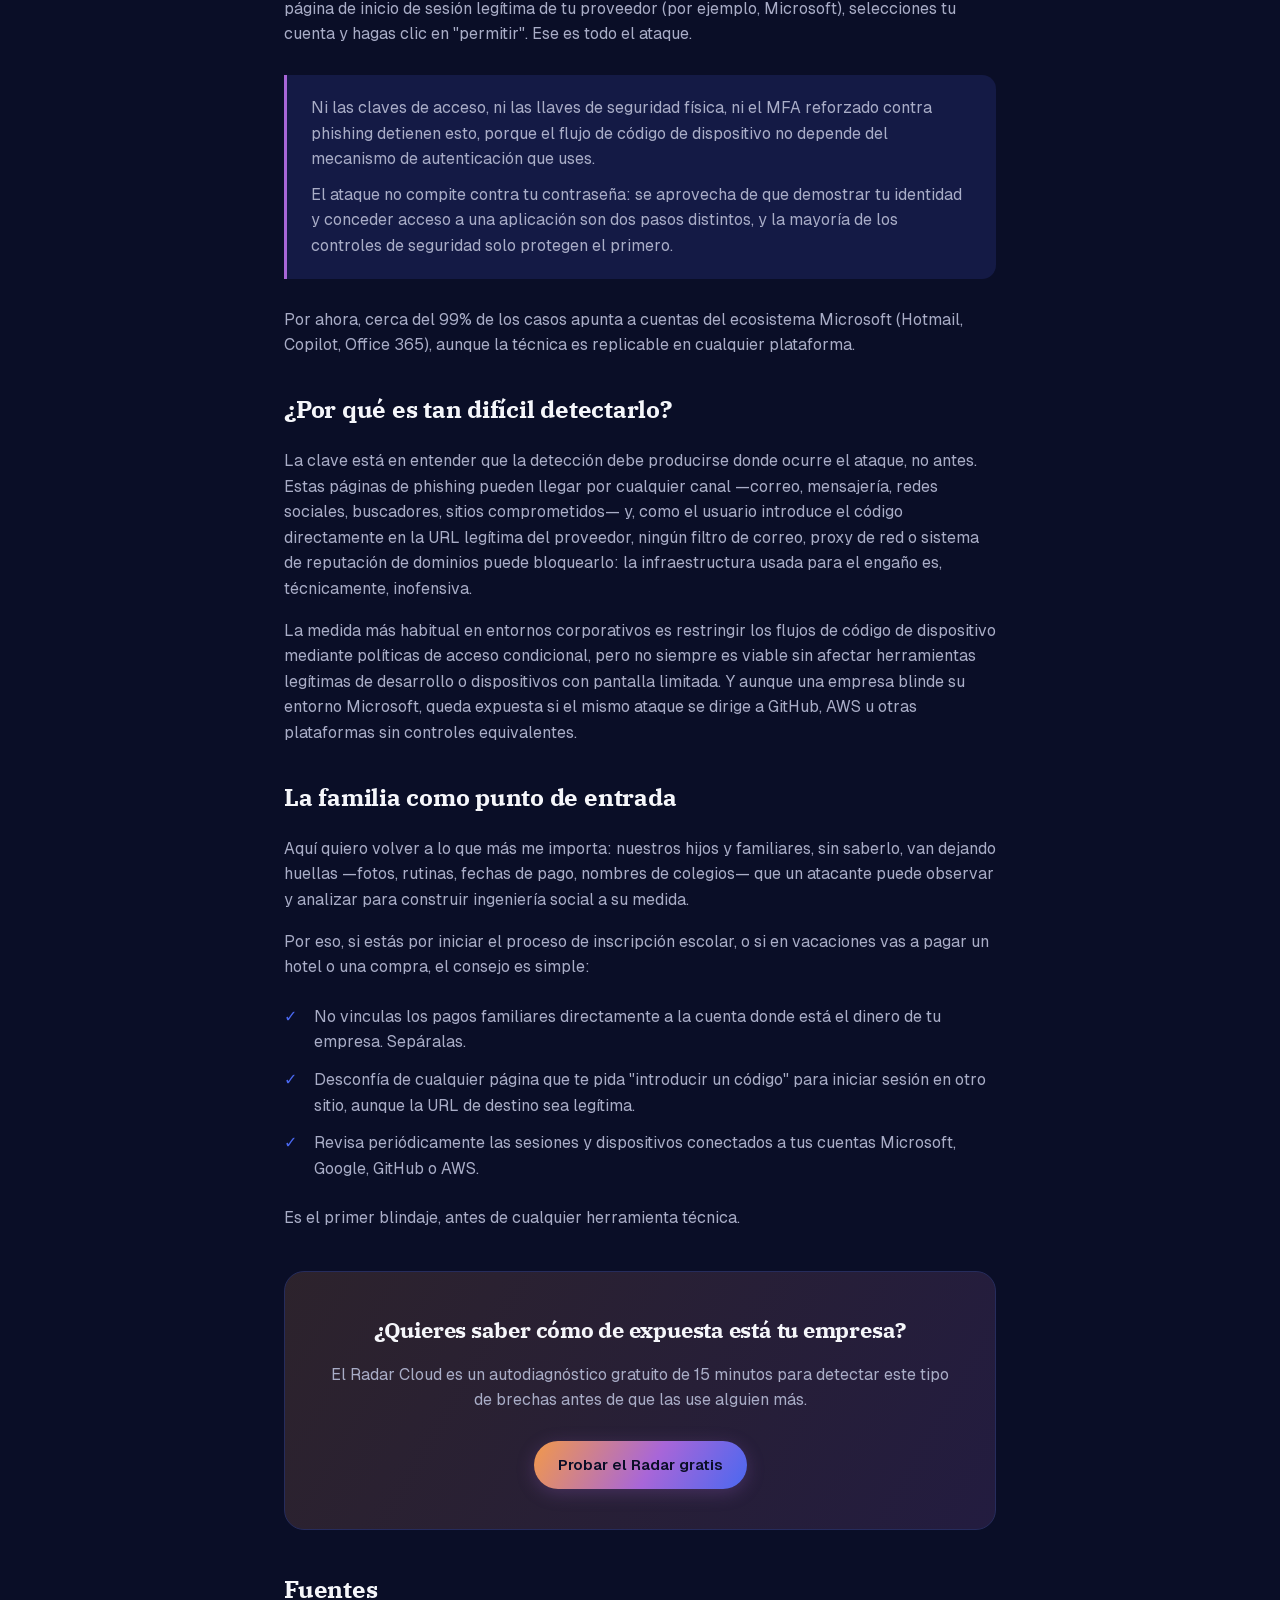
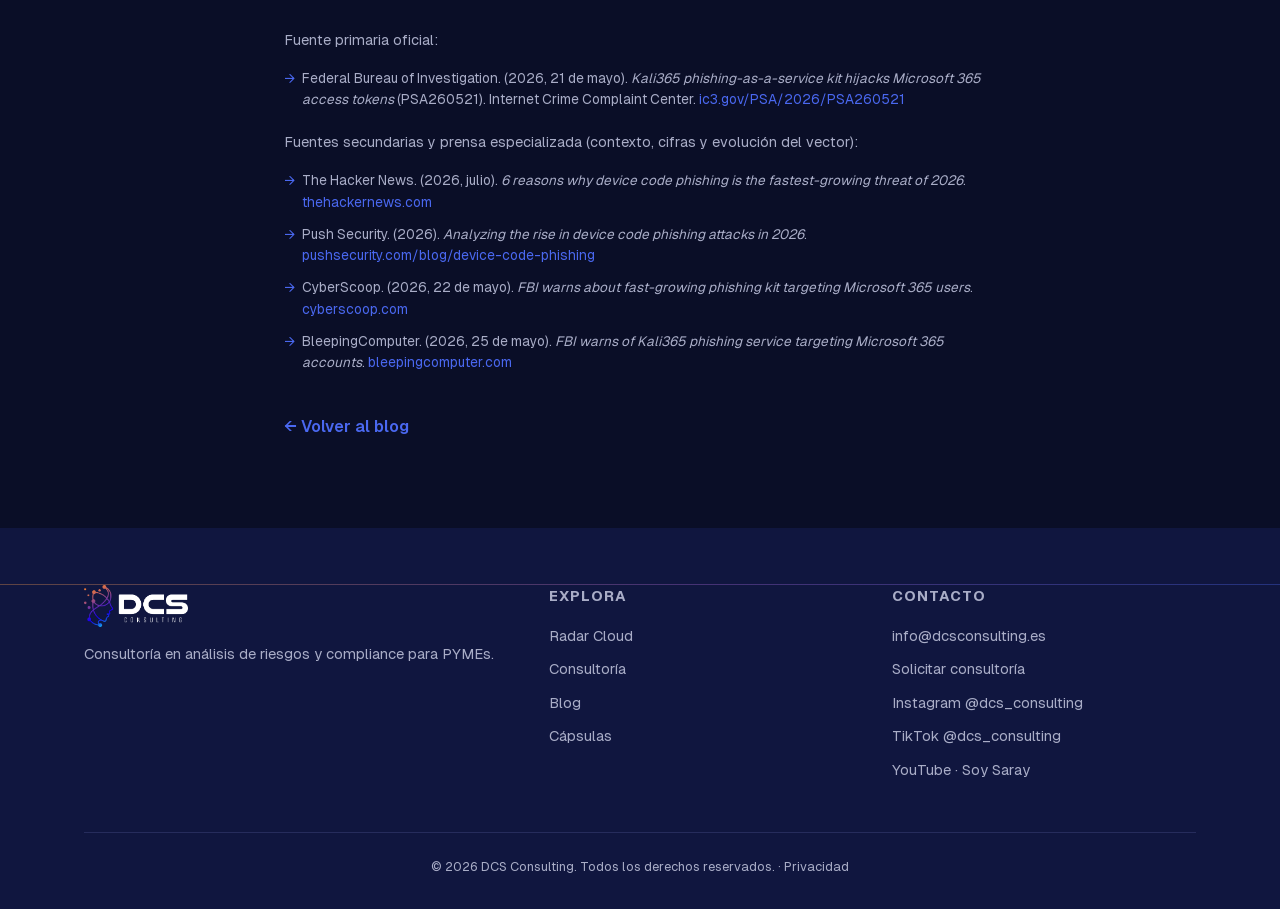
<file: blog-phishing-codigo-dispositivo.html>
<!DOCTYPE html>
<html lang="es">
<head>
<script>(function(){try{if(localStorage.getItem("dcs-theme")==="light"){document.documentElement.setAttribute("data-theme","light");}}catch(e){}})();</script>
<meta charset="UTF-8">
<meta name="viewport" content="width=device-width, initial-scale=1.0">
<title>Phishing mediante código de dispositivo: cómo salta el doble factor de autenticación | DCS Consulting</title>
<meta name="description" content="El phishing mediante código de dispositivo alcanza cifras récord en 2026 y se salta el doble factor de autenticación, incluidas las passkeys. Qué es, por qué es tan difícil de detectar y cómo protegerte en casa y en tu negocio.">
<meta property="og:type" content="article">
<meta property="og:title" content="Phishing mediante código de dispositivo: cómo salta el doble factor de autenticación">
<meta property="og:description" content="Una técnica de phishing en máximos históricos en 2026 que se salta el doble factor de autenticación, incluidas las passkeys. Qué es y cómo protegerte.">
<meta property="og:url" content="https://dcsconsulting.es/blog-phishing-codigo-dispositivo.html">
<meta property="og:image" content="https://dcsconsulting.es/assets/logo-full.png">
<meta name="twitter:card" content="summary_large_image">
<meta name="twitter:title" content="Phishing mediante código de dispositivo: cómo salta el doble factor de autenticación">
<meta name="twitter:description" content="Una técnica de phishing en máximos históricos en 2026 que se salta el doble factor de autenticación, incluidas las passkeys. Qué es y cómo protegerte.">
<meta name="twitter:image" content="https://dcsconsulting.es/assets/logo-full.png">
<link rel="stylesheet" href="css/style.css?v=20261030">
<link rel="icon" type="image/png" href="assets/favicon.png">
<link rel="preconnect" href="https://fonts.googleapis.com">
<link rel="preconnect" href="https://fonts.gstatic.com" crossorigin>
<link href="https://fonts.googleapis.com/css2?family=IBM+Plex+Serif:wght@500;600;700&display=swap" rel="stylesheet">
</head>
<body>

<header class="site-header">
  <div class="container">
    <a href="index.html" class="logo">
      <img src="assets/logo-full.png" alt="DCS Consulting" class="logo-img logo-on-dark">
      <img src="assets/logo-full-dark.png" alt="DCS Consulting" class="logo-img logo-on-light">
    </a>
    <nav class="nav-links">
      <a href="index.html#radar">Radar</a>
      <a href="index.html#metodo">Método</a>
      <a href="index.html#consultoria">Consultoría</a>
      <a href="index.html#capsulas">Cápsulas</a>
      <a href="blog.html" class="active">Blog</a>
      <a href="index.html#contacto">Contacto</a>
      <a href="index.html#contacto" class="btn btn-primary">Solicitar consultoría</a>
    </nav>
    <button class="theme-toggle" aria-label="Cambiar tema claro/oscuro" title="Cambiar tema">
      <svg class="icon-moon" viewBox="0 0 24 24"><path stroke-linecap="round" stroke-linejoin="round" stroke-width="1.5" d="M21.752 15.002A9.72 9.72 0 0118 15.75c-5.385 0-9.75-4.365-9.75-9.75 0-1.33.266-2.597.748-3.752A9.753 9.753 0 003 11.25C3 16.635 7.365 21 12.75 21a9.753 9.753 0 009.002-5.998z"/></svg>
      <svg class="icon-sun" viewBox="0 0 24 24"><path stroke-linecap="round" stroke-linejoin="round" stroke-width="1.5" d="M12 3v2.25m6.364.386-1.591 1.591M21 12h-2.25m-.386 6.364-1.591-1.591M12 18.75V21m-6.364-.386 1.591-1.591M3 12h2.25m.386-6.364 1.591 1.591M15.75 12a3.75 3.75 0 11-7.5 0 3.75 3.75 0 017.5 0z"/></svg>
    </button>
    <button class="nav-toggle" aria-label="Abrir menú">☰</button>
  </div>
</header>

<section class="hero" style="padding-bottom:24px;">
  <canvas class="particle-swarm hero-swarm" aria-hidden="true"></canvas>
  <div class="container">
    <span class="eyebrow">Blog · Ciberseguridad</span>
    <h1>Phishing mediante código de dispositivo: el ataque que salta el <span class="grad">doble factor de autenticación</span></h1>
    <p class="lead">4 de agosto de 2026 · 6 min de lectura · Por Saray Blanco Alzola</p>
  </div>
</section>

<section style="padding-top:0;">
  <div class="container" style="max-width:760px;">

    <div class="card" style="padding:28px; margin-bottom:36px;">
      <svg viewBox="0 0 920 200" role="img" aria-label="Diagrama: un código de dispositivo obtenido por phishing permite iniciar sesión y saltar el doble factor de autenticación, concediendo acceso total a la cuenta." style="width:100%; height:auto; display:block;">
        <style>
          .fd-card{fill:var(--bg-alt);stroke:var(--border);stroke-width:1;}
          .fd-muted{fill:var(--text-muted);font-family:"Geist","IBM Plex Sans",sans-serif;}
          .fd-text{fill:var(--text);font-family:"Geist","IBM Plex Sans",sans-serif;}
          .fd-line{stroke:var(--text-muted);stroke-width:1.5;stroke-dasharray:5 5;fill:none;opacity:0.6;}
          .fd-arrow{fill:var(--text-muted);opacity:0.6;}
          .fd-hook{stroke:var(--orange);stroke-width:4;fill:none;stroke-linecap:round;}
        </style>

        <path class="fd-hook" d="M52,8 L52,55 C52,80 30,80 30,100 C30,120 55,124 62,104"/>
        <rect class="fd-card" x="4" y="118" width="168" height="66" rx="10"/>
        <text class="fd-muted" x="88" y="138" text-anchor="middle" font-size="9.5" letter-spacing="0.5">CÓDIGO DE DISPOSITIVO</text>
        <text class="fd-text" x="88" y="164" text-anchor="middle" font-size="16" font-weight="700" font-family="monospace">X7G9-3PLQ</text>

        <line class="fd-line" x1="176" y1="150" x2="248" y2="150"/>
        <polygon class="fd-arrow" points="248,150 238,145 238,155"/>

        <rect class="fd-card" x="256" y="40" width="180" height="150" rx="12"/>
        <circle cx="346" cy="80" r="16" fill="var(--blue)"/>
        <circle cx="346" cy="73" r="6" fill="var(--bg-alt)"/>
        <path d="M334,88 a12,10 0 0 1 24,0" fill="var(--bg-alt)"/>
        <circle cx="304" cy="118" r="3.5" class="fd-muted"/>
        <circle cx="316" cy="118" r="3.5" class="fd-muted"/>
        <circle cx="328" cy="118" r="3.5" class="fd-muted"/>
        <circle cx="340" cy="118" r="3.5" class="fd-muted"/>
        <circle cx="352" cy="118" r="3.5" class="fd-muted"/>
        <circle cx="364" cy="118" r="3.5" class="fd-muted"/>
        <rect x="286" y="138" width="120" height="28" rx="14" fill="var(--blue)"/>
        <text x="346" y="157" text-anchor="middle" font-size="9.5" font-weight="700" fill="#fff" font-family="Geist,sans-serif">INICIAR SESIÓN</text>
        <circle cx="346" cy="180" r="9" fill="var(--success)"/>
        <path d="M341,180 l4,4 l7,-8" stroke="#0a0e27" stroke-width="2" fill="none" stroke-linecap="round" stroke-linejoin="round"/>

        <line class="fd-line" x1="436" y1="115" x2="500" y2="115"/>
        <polygon class="fd-arrow" points="500,115 490,110 490,120"/>
        <line x1="450" y1="98" x2="478" y2="132" stroke="var(--danger)" stroke-width="5" stroke-linecap="round"/>
        <line x1="478" y1="98" x2="450" y2="132" stroke="var(--danger)" stroke-width="5" stroke-linecap="round"/>

        <rect class="fd-card" x="508" y="50" width="90" height="130" rx="12"/>
        <text class="fd-muted" x="553" y="76" text-anchor="middle" font-size="10" font-weight="700">2FA</text>
        <rect x="522" y="88" width="62" height="30" rx="5" fill="var(--bg-card)" stroke="var(--border)"/>
        <text class="fd-text" x="553" y="108" text-anchor="middle" font-size="11" font-family="monospace">123 456</text>
        <rect x="536" y="132" width="34" height="34" rx="17" fill="none" stroke="var(--text-muted)" stroke-width="2"/>
        <circle cx="553" cy="149" r="3" fill="var(--text-muted)"/>
        <rect x="549" y="149" width="8" height="10" fill="var(--text-muted)"/>

        <line class="fd-line" x1="606" y1="115" x2="672" y2="115"/>
        <polygon class="fd-arrow" points="672,115 662,110 662,120"/>

        <rect x="680" y="40" width="184" height="150" rx="12" fill="rgba(239,90,90,0.08)" stroke="var(--danger)" stroke-width="1.5"/>
        <circle cx="772" cy="88" r="24" fill="rgba(239,90,90,0.15)"/>
        <rect x="760" y="86" width="24" height="20" rx="4" fill="var(--danger)"/>
        <path d="M764,86 v-8 a8,8 0 0 1 16,0 v8" fill="none" stroke="var(--danger)" stroke-width="3.5"/>
        <text x="772" y="145" text-anchor="middle" font-size="12.5" font-weight="700" fill="var(--danger)" font-family="Geist,sans-serif">ACCESO</text>
        <text x="772" y="162" text-anchor="middle" font-size="12.5" font-weight="700" fill="var(--danger)" font-family="Geist,sans-serif">CONCEDIDO</text>
      </svg>

      <div class="grid" style="margin-top:32px; gap:20px;">
        <div>
          <p class="post-meta" style="font-weight:700; color:var(--text);">🪝 Engaño inicial</p>
          <p style="color:var(--text-muted); font-size:0.9rem; margin:0;">El atacante consigue que la víctima copie un código de dispositivo legítimo mediante phishing.</p>
        </div>
        <div>
          <p class="post-meta" style="font-weight:700; color:var(--text);">🔓 Autenticación sin fricción</p>
          <p style="color:var(--text-muted); font-size:0.9rem; margin:0;">Ese código autoriza el inicio de sesión sin volver a pedir el segundo factor.</p>
        </div>
        <div>
          <p class="post-meta" style="font-weight:700; color:var(--text);">🕵️ Acceso total</p>
          <p style="color:var(--text-muted); font-size:0.9rem; margin:0;">El 2FA queda saltado: el atacante obtiene acceso completo a la cuenta.</p>
        </div>
      </div>

      <div class="callout" style="border-left-color:var(--danger); margin-bottom:0; margin-top:24px;">
        <p style="font-weight:700; color:var(--danger);">⚠ Riesgo crítico</p>
        <p>Este método permite a los atacantes eludir las protecciones tradicionales y comprometer cuentas incluso con el doble factor de autenticación activado.</p>
      </div>
    </div>

    <p style="color:var(--text-muted);">Mientras preparaba el paso a paso para explicar, de forma sencilla, cómo activar el doble factor de autenticación en casa o en el negocio, me encontré con una noticia que me detuvo: existe una forma de phishing capaz de saltarse esa segunda capa de seguridad en la que tanto confiamos.</p>

    <p style="color:var(--text-muted);">Se llama <strong>phishing mediante código de dispositivo</strong>. No es nuevo —el vector existe desde 2020—, pero en 2026 ha alcanzado cifras récord. No es un tema que podamos dar por controlado.</p>

    <h2>Un ejemplo para salir de lo abstracto</h2>
    <p style="color:var(--text-muted);">Imagina que estás en casa, tranquilo, y vas a hacer una transferencia —por ejemplo, para pagar la inscripción del colegio de tu hijo— desde la cuenta bancaria donde también está el dinero de tu negocio. Te sientes protegido porque tienes el doble factor de autenticación activado; es lo que has leído, lo que has escuchado, lo que dicen los expertos.</p>
    <p style="color:var(--text-muted);">Pero este ataque desafía cualquier forma de autenticación, incluidas las claves de acceso (<em>passkeys</em>). Es decir: puedes acceder correctamente a tu sesión y, aun así, terminar frente a una página de phishing. El atacante solo necesita que copies un código corto, lo introduzcas en la página de inicio de sesión legítima de tu proveedor (por ejemplo, Microsoft), selecciones tu cuenta y hagas clic en "permitir". Ese es todo el ataque.</p>

    <div class="callout">
      <p>Ni las claves de acceso, ni las llaves de seguridad física, ni el MFA reforzado contra phishing detienen esto, porque el flujo de código de dispositivo no depende del mecanismo de autenticación que uses.</p>
      <p>El ataque no compite contra tu contraseña: se aprovecha de que demostrar tu identidad y conceder acceso a una aplicación son dos pasos distintos, y la mayoría de los controles de seguridad solo protegen el primero.</p>
    </div>

    <p style="color:var(--text-muted);">Por ahora, cerca del 99% de los casos apunta a cuentas del ecosistema Microsoft (Hotmail, Copilot, Office 365), aunque la técnica es replicable en cualquier plataforma.</p>

    <h2 style="margin-top:32px;">¿Por qué es tan difícil detectarlo?</h2>
    <p style="color:var(--text-muted);">La clave está en entender que la detección debe producirse donde ocurre el ataque, no antes. Estas páginas de phishing pueden llegar por cualquier canal —correo, mensajería, redes sociales, buscadores, sitios comprometidos— y, como el usuario introduce el código directamente en la URL legítima del proveedor, ningún filtro de correo, proxy de red o sistema de reputación de dominios puede bloquearlo: la infraestructura usada para el engaño es, técnicamente, inofensiva.</p>
    <p style="color:var(--text-muted);">La medida más habitual en entornos corporativos es restringir los flujos de código de dispositivo mediante políticas de acceso condicional, pero no siempre es viable sin afectar herramientas legítimas de desarrollo o dispositivos con pantalla limitada. Y aunque una empresa blinde su entorno Microsoft, queda expuesta si el mismo ataque se dirige a GitHub, AWS u otras plataformas sin controles equivalentes.</p>

    <h2 style="margin-top:32px;">La familia como punto de entrada</h2>
    <p style="color:var(--text-muted);">Aquí quiero volver a lo que más me importa: nuestros hijos y familiares, sin saberlo, van dejando huellas —fotos, rutinas, fechas de pago, nombres de colegios— que un atacante puede observar y analizar para construir ingeniería social a su medida.</p>
    <p style="color:var(--text-muted);">Por eso, si estás por iniciar el proceso de inscripción escolar, o si en vacaciones vas a pagar un hotel o una compra, el consejo es simple:</p>
    <ul class="list-check">
      <li>No vinculas los pagos familiares directamente a la cuenta donde está el dinero de tu empresa. Sepáralas.</li>
      <li>Desconfía de cualquier página que te pida "introducir un código" para iniciar sesión en otro sitio, aunque la URL de destino sea legítima.</li>
      <li>Revisa periódicamente las sesiones y dispositivos conectados a tus cuentas Microsoft, Google, GitHub o AWS.</li>
    </ul>
    <p style="color:var(--text-muted);">Es el primer blindaje, antes de cualquier herramienta técnica.</p>

    <div style="margin:40px 0;">
      <div class="cta-banner" style="padding:40px;">
        <h2 style="font-size:1.4rem;">¿Quieres saber cómo de expuesta está tu empresa?</h2>
        <p>El Radar Cloud es un autodiagnóstico gratuito de 15 minutos para detectar este tipo de brechas antes de que las use alguien más.</p>
        <a href="index.html#radar" class="btn btn-primary">Probar el Radar gratis</a>
      </div>
    </div>

    <h2 style="margin-top:8px;">Fuentes</h2>
    <p style="color:var(--text-muted); font-size:0.9rem;">Fuente primaria oficial:</p>
    <ul class="source-list">
      <li>Federal Bureau of Investigation. (2026, 21 de mayo). <em>Kali365 phishing-as-a-service kit hijacks Microsoft 365 access tokens</em> (PSA260521). Internet Crime Complaint Center. <a href="https://www.ic3.gov/PSA/2026/PSA260521" target="_blank" rel="noopener">ic3.gov/PSA/2026/PSA260521</a></li>
    </ul>
    <p style="color:var(--text-muted); font-size:0.9rem; margin-top:20px;">Fuentes secundarias y prensa especializada (contexto, cifras y evolución del vector):</p>
    <ul class="source-list">
      <li>The Hacker News. (2026, julio). <em>6 reasons why device code phishing is the fastest-growing threat of 2026</em>. <a href="https://thehackernews.com/2026/07/6-reasons-why-device-code-phishing-is.html" target="_blank" rel="noopener">thehackernews.com</a></li>
      <li>Push Security. (2026). <em>Analyzing the rise in device code phishing attacks in 2026</em>. <a href="https://pushsecurity.com/blog/device-code-phishing" target="_blank" rel="noopener">pushsecurity.com/blog/device-code-phishing</a></li>
      <li>CyberScoop. (2026, 22 de mayo). <em>FBI warns about fast-growing phishing kit targeting Microsoft 365 users</em>. <a href="https://cyberscoop.com/fbi-phishing-kali365-microsoft365-access-tokens/" target="_blank" rel="noopener">cyberscoop.com</a></li>
      <li>BleepingComputer. (2026, 25 de mayo). <em>FBI warns of Kali365 phishing service targeting Microsoft 365 accounts</em>. <a href="https://www.bleepingcomputer.com/news/security/fbi-warns-of-kali365-phishing-service-targeting-microsoft-365-accounts/" target="_blank" rel="noopener">bleepingcomputer.com</a></li>
    </ul>

    <p style="margin-top:40px;"><a href="blog.html" style="color:var(--blue); font-weight:600;">← Volver al blog</a></p>
  </div>
</section>

<footer class="site-footer">
  <div class="container">
    <div class="footer-grid">
      <div>
        <div class="logo" style="margin-bottom:14px;">
          <img src="assets/logo-full.png" alt="DCS Consulting" class="logo-img logo-on-dark">
      <img src="assets/logo-full-dark.png" alt="DCS Consulting" class="logo-img logo-on-light">
        </div>
        <p>Consultoría en análisis de riesgos y compliance para PYMEs.</p>
      </div>
      <div>
        <h4>Explora</h4>
        <a href="index.html#radar">Radar Cloud</a>
        <a href="index.html#consultoria">Consultoría</a>
        <a href="blog.html">Blog</a>
        <a href="index.html#capsulas">Cápsulas</a>
      </div>
      <div>
        <h4>Contacto</h4>
        <p><a href="mailto:info@dcsconsulting.es">info@dcsconsulting.es</a></p>
        <a href="index.html#contacto">Solicitar consultoría</a>
        <a href="https://www.instagram.com/dcs_consulting/" target="_blank" rel="noopener">Instagram @dcs_consulting</a>
        <a href="https://www.tiktok.com/@dcs_consulting" target="_blank" rel="noopener">TikTok @dcs_consulting</a>
        <a href="https://www.youtube.com/@Sblalzo" target="_blank" rel="noopener">YouTube · Soy Saray</a>
      </div>
    </div>
    <div class="footer-bottom">
      © 2026 DCS Consulting. Todos los derechos reservados. · <a href="privacidad.html" style="color:inherit;">Privacidad</a>
    </div>
  </div>
</footer>

<script defer src="js/particle-swarm.js?v=20261030"></script>
<script src="js/main.js?v=20261030"></script>
</body>
</html>
</file>
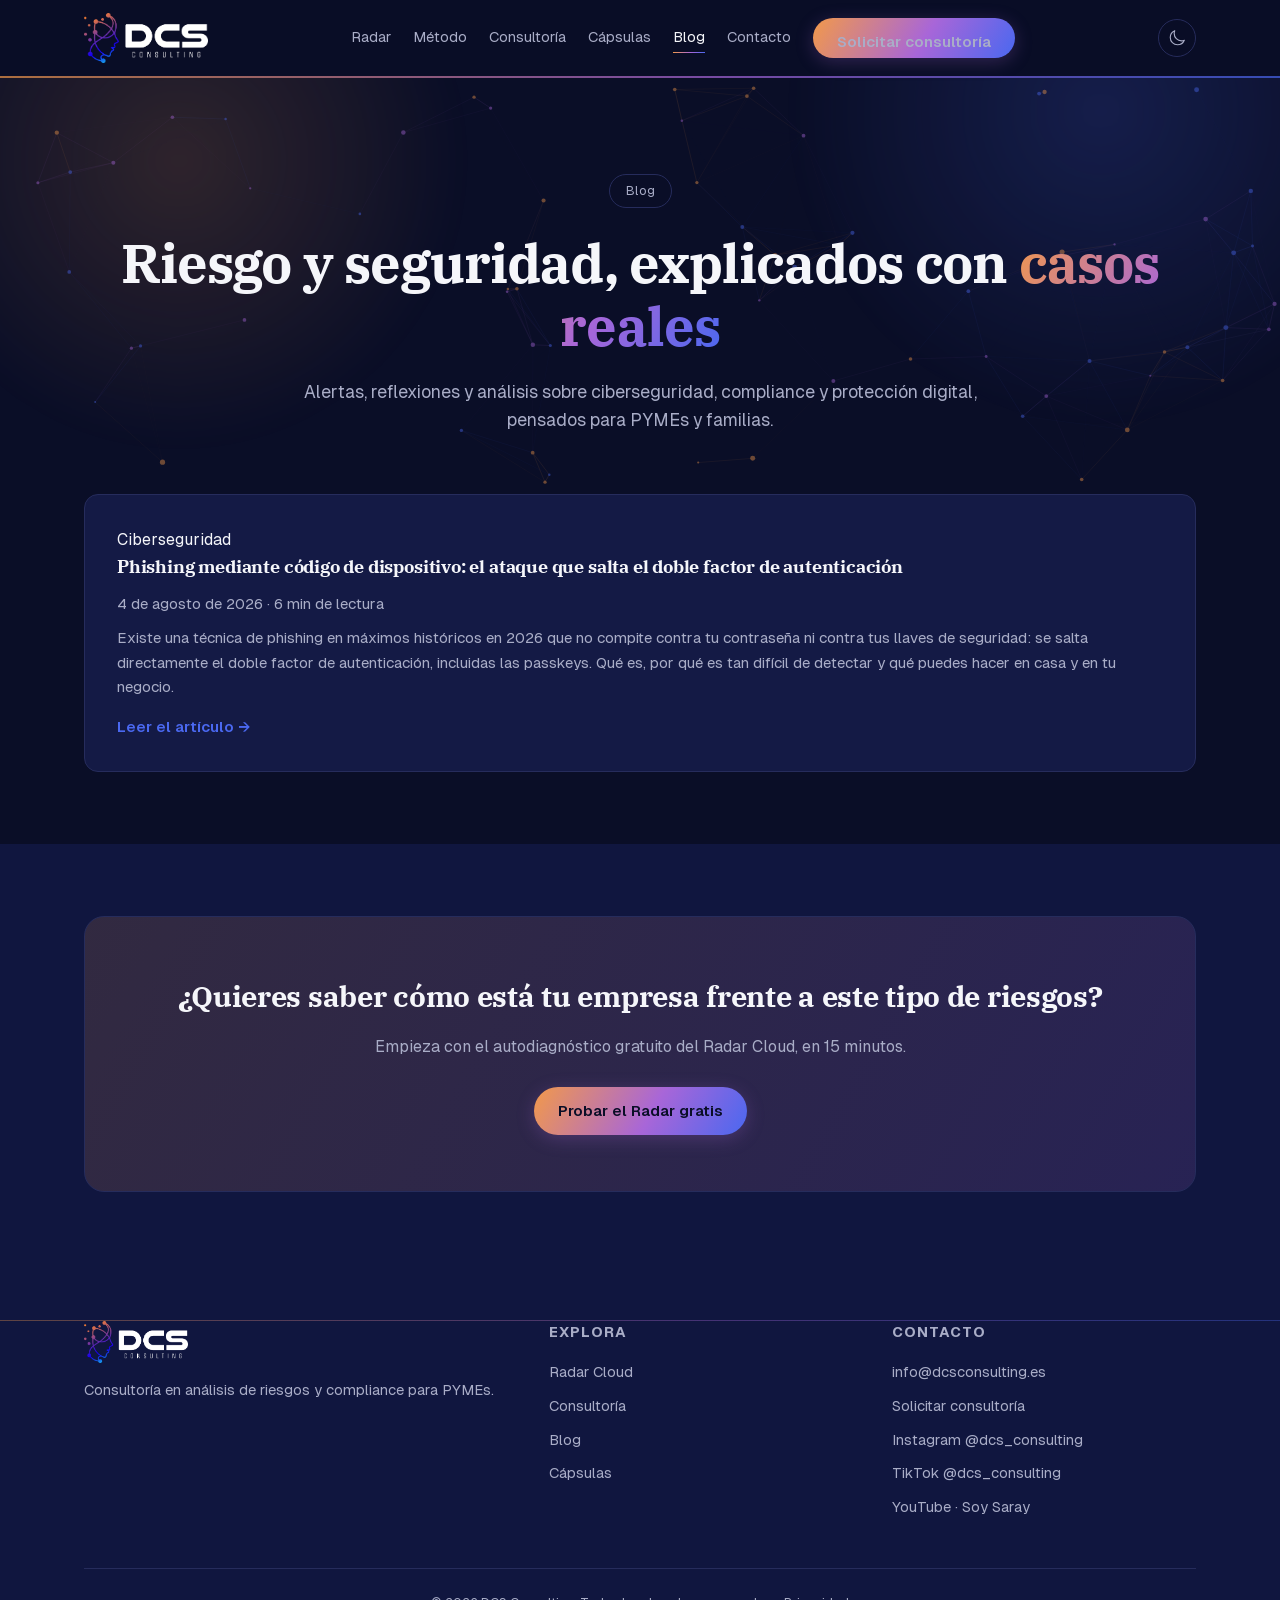
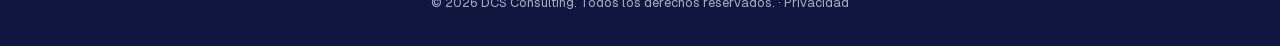
<file: blog.html>
<!DOCTYPE html>
<html lang="es">
<head>
<script>(function(){try{if(localStorage.getItem("dcs-theme")==="light"){document.documentElement.setAttribute("data-theme","light");}}catch(e){}})();</script>
<meta charset="UTF-8">
<meta name="viewport" content="width=device-width, initial-scale=1.0">
<title>Blog | DCS Consulting</title>
<meta name="description" content="Reflexiones y alertas sobre análisis de riesgos, ciberseguridad y compliance para PYMEs, por DCS Consulting.">
<meta property="og:type" content="website">
<meta property="og:title" content="Blog | DCS Consulting">
<meta property="og:description" content="Reflexiones y alertas sobre análisis de riesgos, ciberseguridad y compliance para PYMEs, por DCS Consulting.">
<meta property="og:url" content="https://dcsconsulting.es/blog.html">
<meta property="og:image" content="https://dcsconsulting.es/assets/logo-full.png">
<meta name="twitter:card" content="summary_large_image">
<meta name="twitter:title" content="Blog | DCS Consulting">
<meta name="twitter:description" content="Reflexiones y alertas sobre análisis de riesgos, ciberseguridad y compliance para PYMEs, por DCS Consulting.">
<meta name="twitter:image" content="https://dcsconsulting.es/assets/logo-full.png">
<link rel="stylesheet" href="css/style.css?v=20261030">
<link rel="icon" type="image/png" href="assets/favicon.png">
<link rel="preconnect" href="https://fonts.googleapis.com">
<link rel="preconnect" href="https://fonts.gstatic.com" crossorigin>
<link href="https://fonts.googleapis.com/css2?family=IBM+Plex+Serif:wght@500;600;700&display=swap" rel="stylesheet">
</head>
<body>

<header class="site-header">
  <div class="container">
    <a href="index.html" class="logo">
      <img src="assets/logo-full.png" alt="DCS Consulting" class="logo-img logo-on-dark">
      <img src="assets/logo-full-dark.png" alt="DCS Consulting" class="logo-img logo-on-light">
    </a>
    <nav class="nav-links">
      <a href="index.html#radar">Radar</a>
      <a href="index.html#metodo">Método</a>
      <a href="index.html#consultoria">Consultoría</a>
      <a href="index.html#capsulas">Cápsulas</a>
      <a href="blog.html" class="active">Blog</a>
      <a href="index.html#contacto">Contacto</a>
      <a href="index.html#contacto" class="btn btn-primary">Solicitar consultoría</a>
    </nav>
    <button class="theme-toggle" aria-label="Cambiar tema claro/oscuro" title="Cambiar tema">
      <svg class="icon-moon" viewBox="0 0 24 24"><path stroke-linecap="round" stroke-linejoin="round" stroke-width="1.5" d="M21.752 15.002A9.72 9.72 0 0118 15.75c-5.385 0-9.75-4.365-9.75-9.75 0-1.33.266-2.597.748-3.752A9.753 9.753 0 003 11.25C3 16.635 7.365 21 12.75 21a9.753 9.753 0 009.002-5.998z"/></svg>
      <svg class="icon-sun" viewBox="0 0 24 24"><path stroke-linecap="round" stroke-linejoin="round" stroke-width="1.5" d="M12 3v2.25m6.364.386-1.591 1.591M21 12h-2.25m-.386 6.364-1.591-1.591M12 18.75V21m-6.364-.386 1.591-1.591M3 12h2.25m.386-6.364 1.591 1.591M15.75 12a3.75 3.75 0 11-7.5 0 3.75 3.75 0 017.5 0z"/></svg>
    </button>
    <button class="nav-toggle" aria-label="Abrir menú">☰</button>
  </div>
</header>

<section class="hero" style="padding-bottom:24px;">
  <canvas class="particle-swarm hero-swarm" aria-hidden="true"></canvas>
  <div class="container">
    <span class="eyebrow">Blog</span>
    <h1>Riesgo y seguridad, explicados con <span class="grad">casos reales</span></h1>
    <p class="lead">Alertas, reflexiones y análisis sobre ciberseguridad, compliance y protección digital, pensados para PYMEs y familias.</p>
  </div>
</section>

<section style="padding-top:0;">
  <div class="container">
    <div class="grid grid-2">
      <div class="card post-card">
        <span class="tag">Ciberseguridad</span>
        <h3>Phishing mediante código de dispositivo: el ataque que salta el doble factor de autenticación</h3>
        <p class="post-meta">4 de agosto de 2026 · 6 min de lectura</p>
        <p class="post-excerpt">Existe una técnica de phishing en máximos históricos en 2026 que no compite contra tu contraseña ni contra tus llaves de seguridad: se salta directamente el doble factor de autenticación, incluidas las passkeys. Qué es, por qué es tan difícil de detectar y qué puedes hacer en casa y en tu negocio.</p>
        <p><a href="blog-phishing-codigo-dispositivo.html" style="color:var(--blue); font-weight:600;">Leer el artículo →</a></p>
      </div>
    </div>
  </div>
</section>

<section class="section-alt">
  <div class="container">
    <div class="cta-banner">
      <h2>¿Quieres saber cómo está tu empresa frente a este tipo de riesgos?</h2>
      <p>Empieza con el autodiagnóstico gratuito del Radar Cloud, en 15 minutos.</p>
      <a href="index.html#radar" class="btn btn-primary">Probar el Radar gratis</a>
    </div>
  </div>
</section>

<footer class="site-footer">
  <div class="container">
    <div class="footer-grid">
      <div>
        <div class="logo" style="margin-bottom:14px;">
          <img src="assets/logo-full.png" alt="DCS Consulting" class="logo-img logo-on-dark">
      <img src="assets/logo-full-dark.png" alt="DCS Consulting" class="logo-img logo-on-light">
        </div>
        <p>Consultoría en análisis de riesgos y compliance para PYMEs.</p>
      </div>
      <div>
        <h4>Explora</h4>
        <a href="index.html#radar">Radar Cloud</a>
        <a href="index.html#consultoria">Consultoría</a>
        <a href="blog.html">Blog</a>
        <a href="index.html#capsulas">Cápsulas</a>
      </div>
      <div>
        <h4>Contacto</h4>
        <p><a href="mailto:info@dcsconsulting.es">info@dcsconsulting.es</a></p>
        <a href="index.html#contacto">Solicitar consultoría</a>
        <a href="https://www.instagram.com/dcs_consulting/" target="_blank" rel="noopener">Instagram @dcs_consulting</a>
        <a href="https://www.tiktok.com/@dcs_consulting" target="_blank" rel="noopener">TikTok @dcs_consulting</a>
        <a href="https://www.youtube.com/@Sblalzo" target="_blank" rel="noopener">YouTube · Soy Saray</a>
      </div>
    </div>
    <div class="footer-bottom">
      © 2026 DCS Consulting. Todos los derechos reservados. · <a href="privacidad.html" style="color:inherit;">Privacidad</a>
    </div>
  </div>
</footer>

<script defer src="js/particle-swarm.js?v=20261030"></script>
<script src="js/main.js?v=20261030"></script>
</body>
</html>
</file>
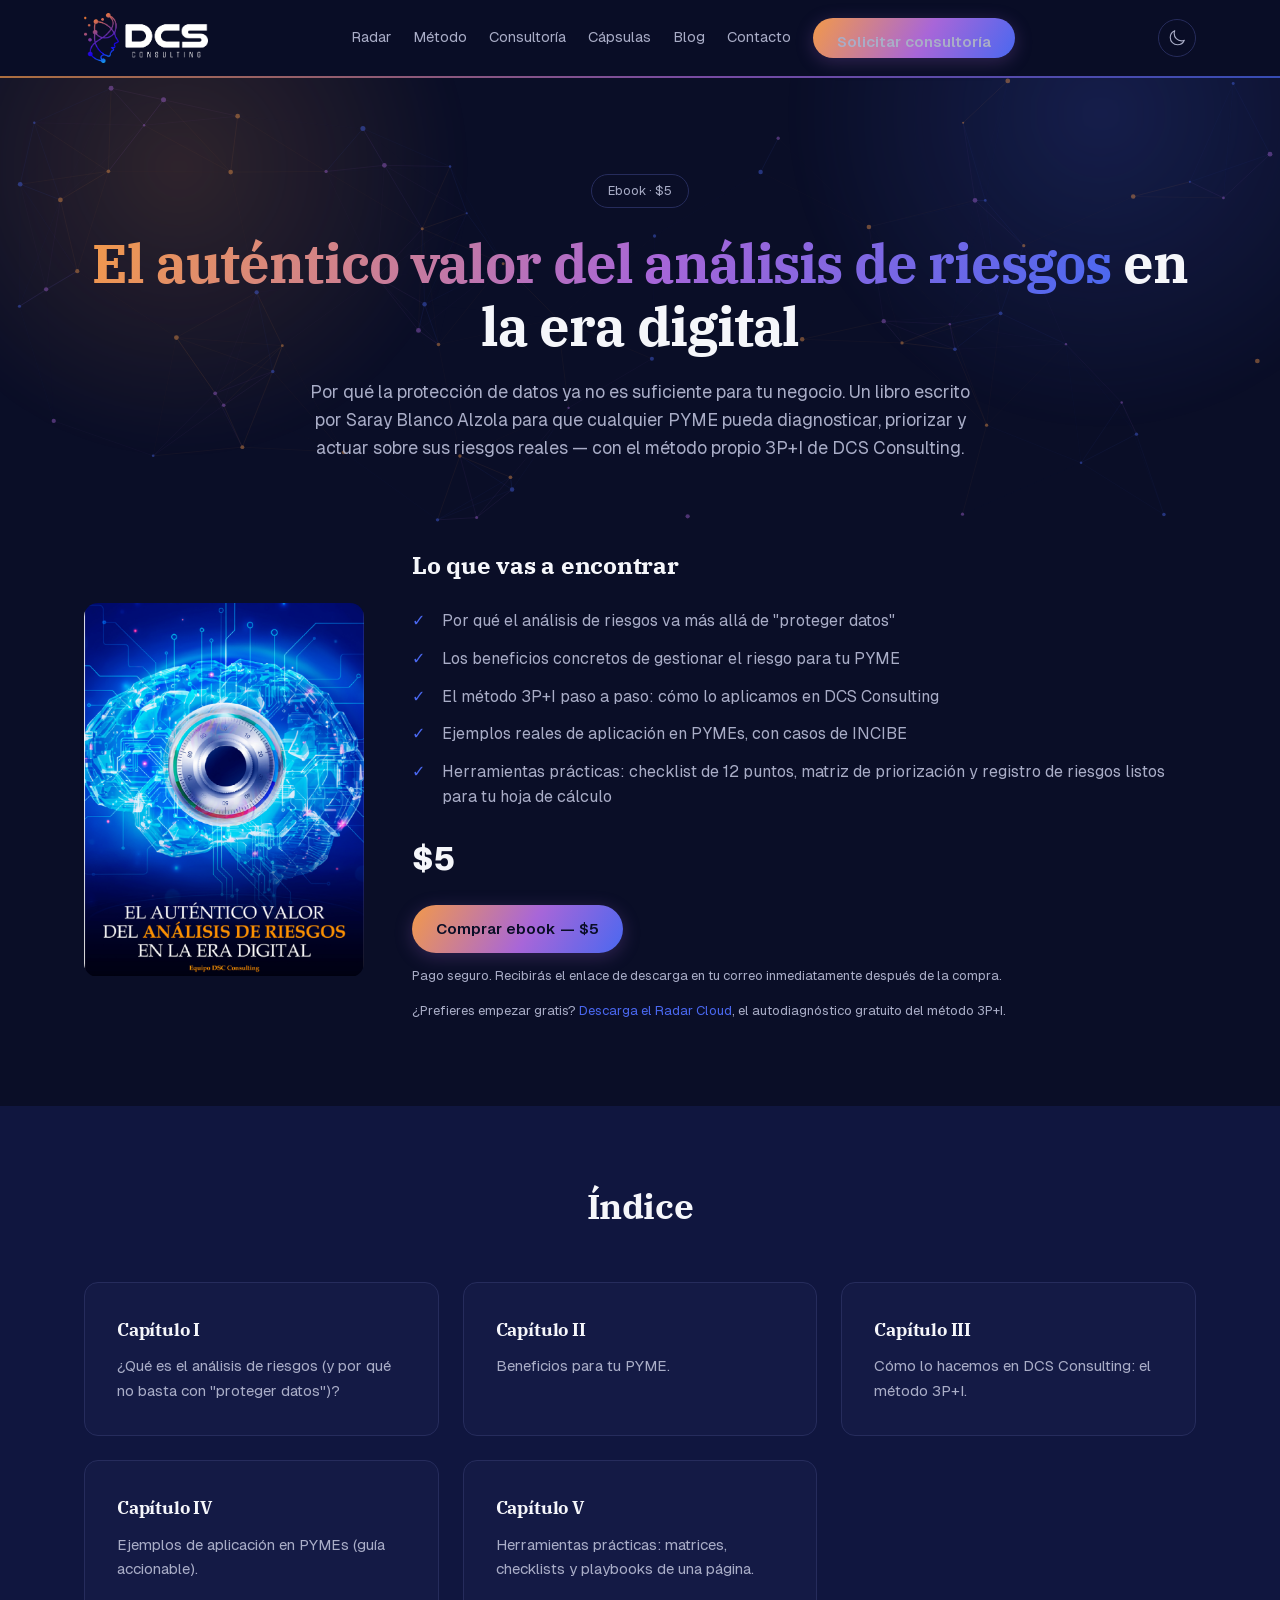
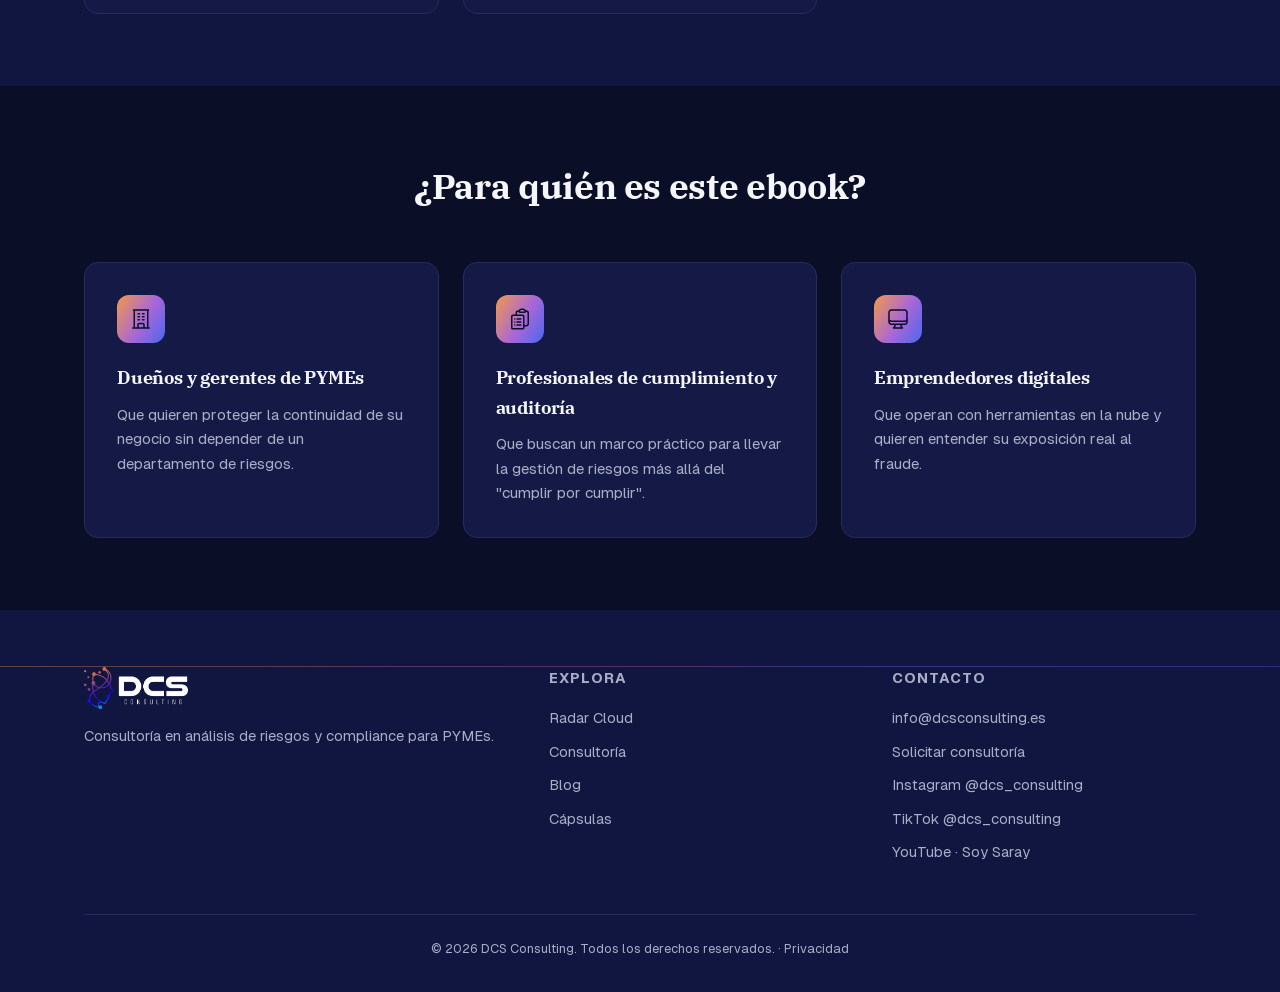
<file: ebook.html>
<!DOCTYPE html>
<html lang="es">
<head>
<script>(function(){try{if(localStorage.getItem("dcs-theme")==="light"){document.documentElement.setAttribute("data-theme","light");}}catch(e){}})();</script>
<meta charset="UTF-8">
<meta name="viewport" content="width=device-width, initial-scale=1.0">
<title>Ebook | DCS Consulting</title>
<meta name="robots" content="noindex">
<meta name="description" content="El auténtico valor del análisis de riesgos en la era digital: ebook de DCS Consulting sobre el método 3P+I para PYMEs.">
<meta property="og:type" content="website">
<meta property="og:title" content="Ebook | DCS Consulting">
<meta property="og:description" content="El auténtico valor del análisis de riesgos en la era digital: ebook de DCS Consulting sobre el método 3P+I para PYMEs.">
<meta property="og:url" content="https://dcsconsulting.es/ebook.html">
<meta property="og:image" content="https://dcsconsulting.es/assets/logo-full.png">
<meta name="twitter:card" content="summary_large_image">
<meta name="twitter:title" content="Ebook | DCS Consulting">
<meta name="twitter:description" content="El auténtico valor del análisis de riesgos en la era digital: ebook de DCS Consulting sobre el método 3P+I para PYMEs.">
<meta name="twitter:image" content="https://dcsconsulting.es/assets/logo-full.png">
<link rel="stylesheet" href="css/style.css?v=20261030">
<link rel="icon" type="image/png" href="assets/favicon.png">
<link rel="preconnect" href="https://fonts.googleapis.com">
<link rel="preconnect" href="https://fonts.gstatic.com" crossorigin>
<link href="https://fonts.googleapis.com/css2?family=IBM+Plex+Serif:wght@500;600;700&display=swap" rel="stylesheet">
</head>
<body>

<header class="site-header">
  <div class="container">
    <a href="index.html" class="logo">
      <img src="assets/logo-full.png" alt="DCS Consulting" class="logo-img logo-on-dark">
      <img src="assets/logo-full-dark.png" alt="DCS Consulting" class="logo-img logo-on-light">
    </a>
    <nav class="nav-links">
      <a href="index.html#radar">Radar</a>
      <a href="index.html#metodo">Método</a>
      <a href="index.html#consultoria">Consultoría</a>
      <a href="index.html#capsulas">Cápsulas</a>
      <a href="blog.html">Blog</a>
      <a href="index.html#contacto">Contacto</a>
      <a href="index.html#contacto" class="btn btn-primary">Solicitar consultoría</a>
    </nav>
    <button class="theme-toggle" aria-label="Cambiar tema claro/oscuro" title="Cambiar tema">
      <svg class="icon-moon" viewBox="0 0 24 24"><path stroke-linecap="round" stroke-linejoin="round" stroke-width="1.5" d="M21.752 15.002A9.72 9.72 0 0118 15.75c-5.385 0-9.75-4.365-9.75-9.75 0-1.33.266-2.597.748-3.752A9.753 9.753 0 003 11.25C3 16.635 7.365 21 12.75 21a9.753 9.753 0 009.002-5.998z"/></svg>
      <svg class="icon-sun" viewBox="0 0 24 24"><path stroke-linecap="round" stroke-linejoin="round" stroke-width="1.5" d="M12 3v2.25m6.364.386-1.591 1.591M21 12h-2.25m-.386 6.364-1.591-1.591M12 18.75V21m-6.364-.386 1.591-1.591M3 12h2.25m.386-6.364 1.591 1.591M15.75 12a3.75 3.75 0 11-7.5 0 3.75 3.75 0 017.5 0z"/></svg>
    </button>
    <button class="nav-toggle" aria-label="Abrir menú">☰</button>
  </div>
</header>

<section class="hero" style="padding-bottom:24px;">
  <canvas class="particle-swarm hero-swarm" aria-hidden="true"></canvas>
  <div class="container">
    <span class="eyebrow">Ebook · $5</span>
    <h1><span class="grad">El auténtico valor del análisis de riesgos</span> en la era digital</h1>
    <p class="lead">Por qué la protección de datos ya no es suficiente para tu negocio. Un libro escrito por Saray Blanco Alzola para que cualquier PYME pueda diagnosticar, priorizar y actuar sobre sus riesgos reales — con el método propio 3P+I de DCS Consulting.</p>
  </div>
</section>

<section style="padding-top:24px;">
  <div class="container ebook-layout">
    <div class="ebook-cover" style="background:none; padding:0;">
      <video src="assets/ebook-cover.mp4" poster="assets/ebook-cover.jpg" autoplay muted loop playsinline preload="auto" aria-label="Portada animada: El auténtico valor del análisis de riesgos en la era digital" style="border-radius: var(--radius); width:100%; height:100%; object-fit:cover;"></video>
    </div>
    <div>
      <h2 class="mt-0">Lo que vas a encontrar</h2>
      <ul class="list-check">
        <li>Por qué el análisis de riesgos va más allá de "proteger datos"</li>
        <li>Los beneficios concretos de gestionar el riesgo para tu PYME</li>
        <li>El método 3P+I paso a paso: cómo lo aplicamos en DCS Consulting</li>
        <li>Ejemplos reales de aplicación en PYMEs, con casos de INCIBE</li>
        <li>Herramientas prácticas: checklist de 12 puntos, matriz de priorización y registro de riesgos listos para tu hoja de cálculo</li>
      </ul>
      <div class="price-tag">$5</div>
      <!-- TODO: reemplaza el enlace por tu producto en Gumroad, Hotmart, Payhip o la plataforma que elijas para el checkout -->
      <a href="#" class="btn btn-primary">Comprar ebook — $5</a>
      <p class="form-note">Pago seguro. Recibirás el enlace de descarga en tu correo inmediatamente después de la compra.</p>
      <p class="form-note">¿Prefieres empezar gratis? <a href="index.html#radar" style="color:var(--blue);">Descarga el Radar Cloud</a>, el autodiagnóstico gratuito del método 3P+I.</p>
    </div>
  </div>
</section>

<section class="section-alt">
  <div class="container">
    <div class="section-head">
      <h2>Índice</h2>
    </div>
    <div class="grid grid-2">
      <div class="card">
        <h3>Capítulo I</h3>
        <p>¿Qué es el análisis de riesgos (y por qué no basta con "proteger datos")?</p>
      </div>
      <div class="card">
        <h3>Capítulo II</h3>
        <p>Beneficios para tu PYME.</p>
      </div>
      <div class="card">
        <h3>Capítulo III</h3>
        <p>Cómo lo hacemos en DCS Consulting: el método 3P+I.</p>
      </div>
      <div class="card">
        <h3>Capítulo IV</h3>
        <p>Ejemplos de aplicación en PYMEs (guía accionable).</p>
      </div>
      <div class="card">
        <h3>Capítulo V</h3>
        <p>Herramientas prácticas: matrices, checklists y playbooks de una página.</p>
      </div>
    </div>
  </div>
</section>

<section>
  <div class="container">
    <div class="section-head">
      <h2>¿Para quién es este ebook?</h2>
    </div>
    <div class="grid">
      <div class="card">
        <div class="icon"><svg viewBox="0 0 24 24"><path stroke-linecap="round" stroke-linejoin="round" stroke-width="1.5" d="M3.75 21h16.5M4.5 3h15M5.25 3v18m13.5-18v18M9 6.75h1.5m-1.5 3h1.5m-1.5 3h1.5m3-6H15m-1.5 3H15m-1.5 3H15M9 21v-3.375c0-.621.504-1.125 1.125-1.125h3.75c.621 0 1.125.504 1.125 1.125V21"/></svg></div>
        <h3>Dueños y gerentes de PYMEs</h3>
        <p>Que quieren proteger la continuidad de su negocio sin depender de un departamento de riesgos.</p>
      </div>
      <div class="card">
        <div class="icon"><svg viewBox="0 0 24 24"><path stroke-linecap="round" stroke-linejoin="round" stroke-width="1.5" d="M9 12h3.75M9 15h3.75M9 18h3.75m3 .75H18a2.25 2.25 0 002.25-2.25V6.108c0-1.135-.845-2.098-1.976-2.192a48.424 48.424 0 00-1.123-.08m-5.801 0c-.065.21-.1.433-.1.664 0 .414.336.75.75.75h4.5a.75.75 0 00.75-.75 2.25 2.25 0 00-.1-.664m-5.8 0A2.251 2.251 0 0113.5 2.25H15c1.012 0 1.867.668 2.15 1.586m-5.8 0c-.376.023-.75.05-1.124.08C9.095 4.01 8.25 4.973 8.25 6.108V8.25m0 0H4.875c-.621 0-1.125.504-1.125 1.125v11.25c0 .621.504 1.125 1.125 1.125h9.75c.621 0 1.125-.504 1.125-1.125V9.375c0-.621-.504-1.125-1.125-1.125H8.25zM6.75 12h.008v.008H6.75V12zm0 3h.008v.008H6.75V15zm0 3h.008v.008H6.75V18z"/></svg></div>
        <h3>Profesionales de cumplimiento y auditoría</h3>
        <p>Que buscan un marco práctico para llevar la gestión de riesgos más allá del "cumplir por cumplir".</p>
      </div>
      <div class="card">
        <div class="icon"><svg viewBox="0 0 24 24"><path stroke-linecap="round" stroke-linejoin="round" stroke-width="1.5" d="M9 17.25v1.007a3 3 0 01-.879 2.122L7.5 21h9l-.621-.621A3 3 0 0115 18.257V17.25m6-12V15a2.25 2.25 0 01-2.25 2.25H5.25A2.25 2.25 0 013 15V5.25m18 0A2.25 2.25 0 0018.75 3H5.25A2.25 2.25 0 003 5.25m18 0V12a2.25 2.25 0 01-2.25 2.25H5.25A2.25 2.25 0 013 12V5.25"/></svg></div>
        <h3>Emprendedores digitales</h3>
        <p>Que operan con herramientas en la nube y quieren entender su exposición real al fraude.</p>
      </div>
    </div>
  </div>
</section>

<footer class="site-footer">
  <div class="container">
    <div class="footer-grid">
      <div>
        <div class="logo" style="margin-bottom:14px;">
          <img src="assets/logo-full.png" alt="DCS Consulting" class="logo-img logo-on-dark">
      <img src="assets/logo-full-dark.png" alt="DCS Consulting" class="logo-img logo-on-light">
        </div>
        <p>Consultoría en análisis de riesgos y compliance para PYMEs.</p>
      </div>
      <div>
        <h4>Explora</h4>
        <a href="index.html#radar">Radar Cloud</a>
        <a href="index.html#consultoria">Consultoría</a>
        <a href="blog.html">Blog</a>
        <a href="index.html#capsulas">Cápsulas</a>
      </div>
      <div>
        <h4>Contacto</h4>
        <p><a href="mailto:info@dcsconsulting.es">info@dcsconsulting.es</a></p>
        <a href="index.html#contacto">Solicitar consultoría</a>
        <a href="https://www.instagram.com/dcs_consulting/" target="_blank" rel="noopener">Instagram @dcs_consulting</a>
        <a href="https://www.tiktok.com/@dcs_consulting" target="_blank" rel="noopener">TikTok @dcs_consulting</a>
        <a href="https://www.youtube.com/@Sblalzo" target="_blank" rel="noopener">YouTube · Soy Saray</a>
      </div>
    </div>
    <div class="footer-bottom">© 2026 DCS Consulting. Todos los derechos reservados. · <a href="privacidad.html" style="color:inherit;">Privacidad</a></div>
  </div>
</footer>

<script defer src="js/particle-swarm.js?v=20261030"></script>
<script src="js/main.js?v=20261030"></script>
</body>
</html>
</file>
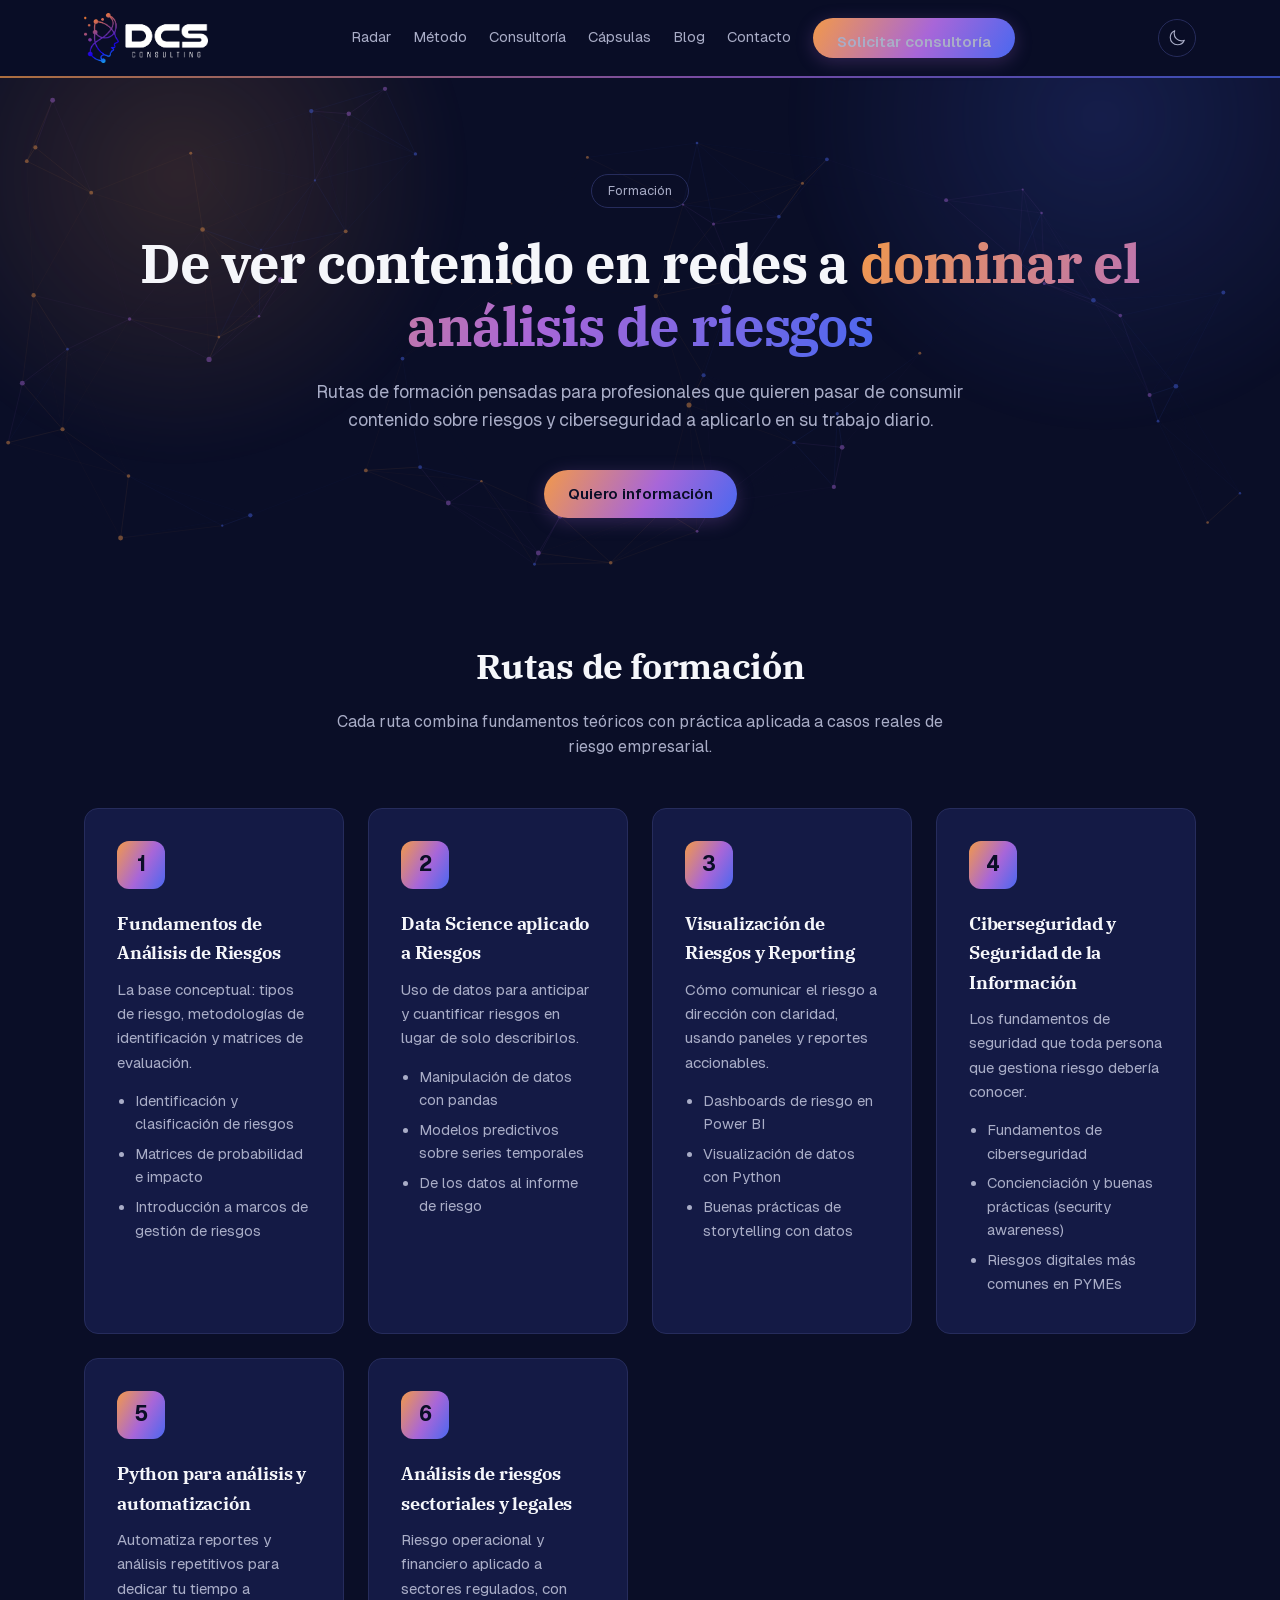
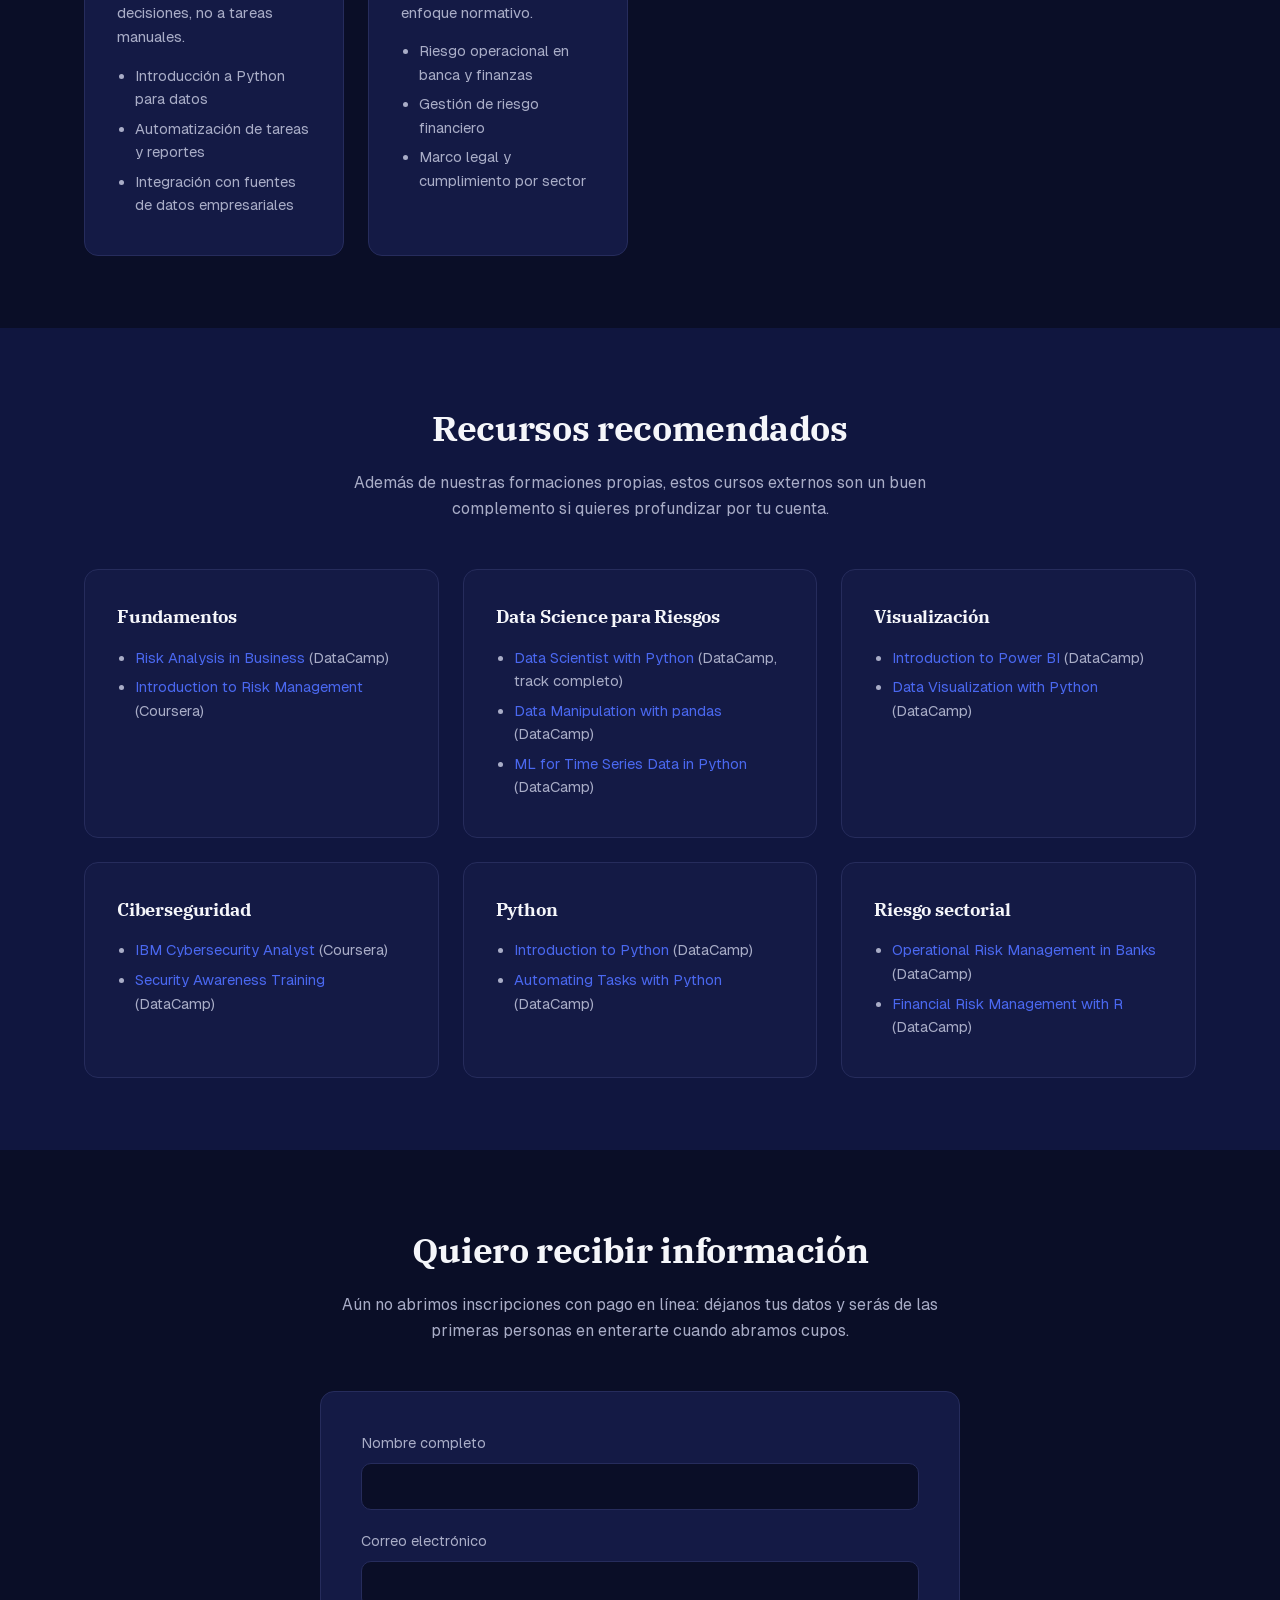
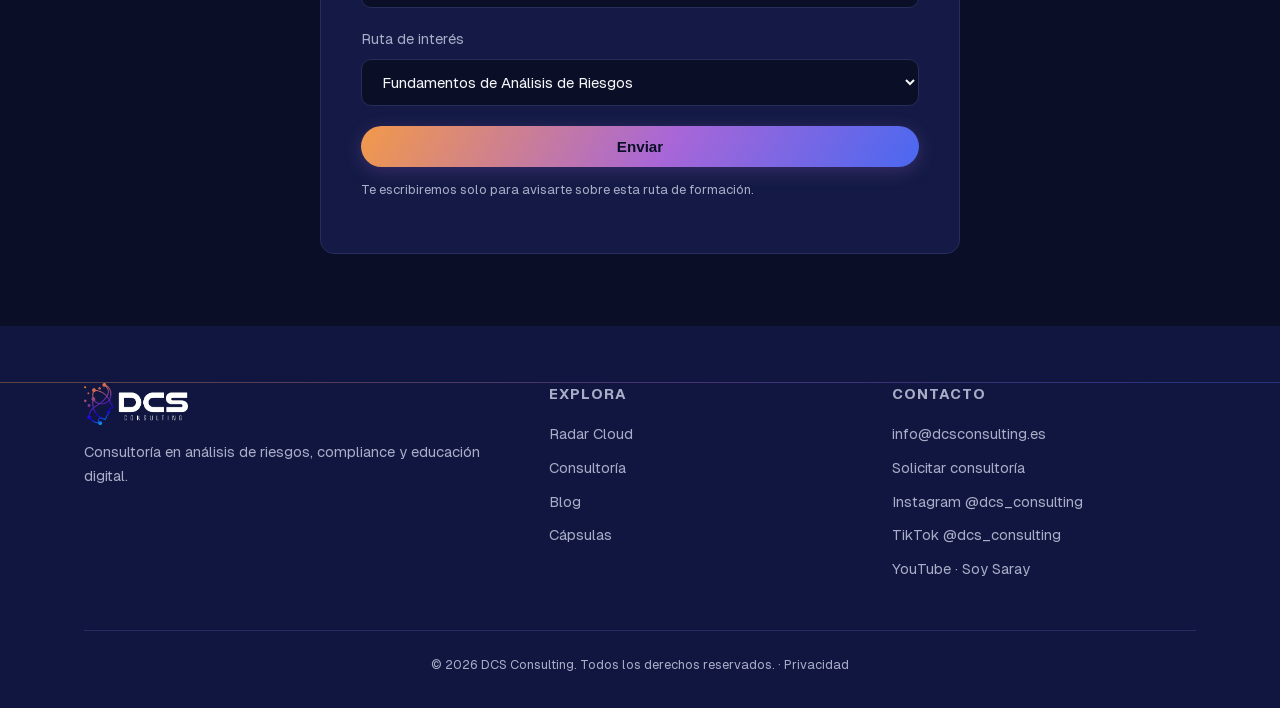
<file: formacion.html>
<!DOCTYPE html>
<html lang="es">
<head>
<script>(function(){try{if(localStorage.getItem("dcs-theme")==="light"){document.documentElement.setAttribute("data-theme","light");}}catch(e){}})();</script>
<meta charset="UTF-8">
<meta name="viewport" content="width=device-width, initial-scale=1.0">
<title>Formación en Análisis de Riesgos & Data Science | DCS Consulting</title>
<meta name="description" content="Rutas de formación en análisis de riesgos, data science, visualización, ciberseguridad, Python y riesgos sectoriales.">
<meta property="og:type" content="website">
<meta property="og:title" content="Formación en Análisis de Riesgos & Data Science | DCS Consulting">
<meta property="og:description" content="Rutas de formación en análisis de riesgos, data science, visualización, ciberseguridad, Python y riesgos sectoriales.">
<meta property="og:url" content="https://dcsconsulting.es/formacion.html">
<meta property="og:image" content="https://dcsconsulting.es/assets/logo-full.png">
<meta name="twitter:card" content="summary_large_image">
<meta name="twitter:title" content="Formación en Análisis de Riesgos & Data Science | DCS Consulting">
<meta name="twitter:description" content="Rutas de formación en análisis de riesgos, data science, visualización, ciberseguridad, Python y riesgos sectoriales.">
<meta name="twitter:image" content="https://dcsconsulting.es/assets/logo-full.png">
<link rel="stylesheet" href="css/style.css?v=20261030">
<link rel="icon" type="image/png" href="assets/favicon.png">
<link rel="preconnect" href="https://fonts.googleapis.com">
<link rel="preconnect" href="https://fonts.gstatic.com" crossorigin>
<link href="https://fonts.googleapis.com/css2?family=IBM+Plex+Serif:wght@500;600;700&display=swap" rel="stylesheet">
</head>
<body>

<header class="site-header">
  <div class="container">
    <a href="index.html" class="logo">
      <img src="assets/logo-full.png" alt="DCS Consulting" class="logo-img logo-on-dark">
      <img src="assets/logo-full-dark.png" alt="DCS Consulting" class="logo-img logo-on-light">
    </a>
    <nav class="nav-links">
      <a href="index.html#radar">Radar</a>
      <a href="index.html#metodo">Método</a>
      <a href="index.html#consultoria">Consultoría</a>
      <a href="index.html#capsulas">Cápsulas</a>
      <a href="blog.html">Blog</a>
      <a href="index.html#contacto">Contacto</a>
      <a href="index.html#contacto" class="btn btn-primary">Solicitar consultoría</a>
    </nav>
    <button class="theme-toggle" aria-label="Cambiar tema claro/oscuro" title="Cambiar tema">
      <svg class="icon-moon" viewBox="0 0 24 24"><path stroke-linecap="round" stroke-linejoin="round" stroke-width="1.5" d="M21.752 15.002A9.72 9.72 0 0118 15.75c-5.385 0-9.75-4.365-9.75-9.75 0-1.33.266-2.597.748-3.752A9.753 9.753 0 003 11.25C3 16.635 7.365 21 12.75 21a9.753 9.753 0 009.002-5.998z"/></svg>
      <svg class="icon-sun" viewBox="0 0 24 24"><path stroke-linecap="round" stroke-linejoin="round" stroke-width="1.5" d="M12 3v2.25m6.364.386-1.591 1.591M21 12h-2.25m-.386 6.364-1.591-1.591M12 18.75V21m-6.364-.386 1.591-1.591M3 12h2.25m.386-6.364 1.591 1.591M15.75 12a3.75 3.75 0 11-7.5 0 3.75 3.75 0 017.5 0z"/></svg>
    </button>
    <button class="nav-toggle" aria-label="Abrir menú">☰</button>
  </div>
</header>

<section class="hero" style="padding-bottom:48px;">
  <canvas class="particle-swarm hero-swarm" aria-hidden="true"></canvas>
  <div class="container">
    <span class="eyebrow">Formación</span>
    <h1>De ver contenido en redes a <span class="grad">dominar el análisis de riesgos</span></h1>
    <p class="lead">Rutas de formación pensadas para profesionales que quieren pasar de consumir contenido sobre riesgos y ciberseguridad a aplicarlo en su trabajo diario.</p>
    <div class="hero-actions">
      <a href="#form" class="btn btn-primary">Quiero información</a>
    </div>
  </div>
</section>

<section>
  <div class="container">
    <div class="section-head">
      <h2>Rutas de formación</h2>
      <p>Cada ruta combina fundamentos teóricos con práctica aplicada a casos reales de riesgo empresarial.</p>
    </div>
    <div class="grid">
      <div class="card">
        <div class="icon">1</div>
        <h3>Fundamentos de Análisis de Riesgos</h3>
        <p>La base conceptual: tipos de riesgo, metodologías de identificación y matrices de evaluación.</p>
        <ul>
          <li>Identificación y clasificación de riesgos</li>
          <li>Matrices de probabilidad e impacto</li>
          <li>Introducción a marcos de gestión de riesgos</li>
        </ul>
      </div>
      <div class="card">
        <div class="icon">2</div>
        <h3>Data Science aplicado a Riesgos</h3>
        <p>Uso de datos para anticipar y cuantificar riesgos en lugar de solo describirlos.</p>
        <ul>
          <li>Manipulación de datos con pandas</li>
          <li>Modelos predictivos sobre series temporales</li>
          <li>De los datos al informe de riesgo</li>
        </ul>
      </div>
      <div class="card">
        <div class="icon">3</div>
        <h3>Visualización de Riesgos y Reporting</h3>
        <p>Cómo comunicar el riesgo a dirección con claridad, usando paneles y reportes accionables.</p>
        <ul>
          <li>Dashboards de riesgo en Power BI</li>
          <li>Visualización de datos con Python</li>
          <li>Buenas prácticas de storytelling con datos</li>
        </ul>
      </div>
      <div class="card">
        <div class="icon">4</div>
        <h3>Ciberseguridad y Seguridad de la Información</h3>
        <p>Los fundamentos de seguridad que toda persona que gestiona riesgo debería conocer.</p>
        <ul>
          <li>Fundamentos de ciberseguridad</li>
          <li>Concienciación y buenas prácticas (security awareness)</li>
          <li>Riesgos digitales más comunes en PYMEs</li>
        </ul>
      </div>
      <div class="card">
        <div class="icon">5</div>
        <h3>Python para análisis y automatización</h3>
        <p>Automatiza reportes y análisis repetitivos para dedicar tu tiempo a decisiones, no a tareas manuales.</p>
        <ul>
          <li>Introducción a Python para datos</li>
          <li>Automatización de tareas y reportes</li>
          <li>Integración con fuentes de datos empresariales</li>
        </ul>
      </div>
      <div class="card">
        <div class="icon">6</div>
        <h3>Análisis de riesgos sectoriales y legales</h3>
        <p>Riesgo operacional y financiero aplicado a sectores regulados, con enfoque normativo.</p>
        <ul>
          <li>Riesgo operacional en banca y finanzas</li>
          <li>Gestión de riesgo financiero</li>
          <li>Marco legal y cumplimiento por sector</li>
        </ul>
      </div>
    </div>
  </div>
</section>

<section class="section-alt">
  <div class="container">
    <div class="section-head">
      <h2>Recursos recomendados</h2>
      <p>Además de nuestras formaciones propias, estos cursos externos son un buen complemento si quieres profundizar por tu cuenta.</p>
    </div>
    <div class="grid grid-2">
      <div class="card">
        <h3>Fundamentos</h3>
        <ul>
          <li><a href="https://www.datacamp.com/courses/risk-analysis-in-business" target="_blank" rel="noopener" style="color:var(--blue);">Risk Analysis in Business</a> (DataCamp)</li>
          <li><a href="https://www.coursera.org/learn/uva-darden-risk-management" target="_blank" rel="noopener" style="color:var(--blue);">Introduction to Risk Management</a> (Coursera)</li>
        </ul>
      </div>
      <div class="card">
        <h3>Data Science para Riesgos</h3>
        <ul>
          <li><a href="https://www.datacamp.com/tracks/data-scientist-with-python" target="_blank" rel="noopener" style="color:var(--blue);">Data Scientist with Python</a> (DataCamp, track completo)</li>
          <li><a href="https://www.datacamp.com/courses/data-manipulation-with-pandas" target="_blank" rel="noopener" style="color:var(--blue);">Data Manipulation with pandas</a> (DataCamp)</li>
          <li><a href="https://www.datacamp.com/courses/machine-learning-for-time-series-data-in-python" target="_blank" rel="noopener" style="color:var(--blue);">ML for Time Series Data in Python</a> (DataCamp)</li>
        </ul>
      </div>
      <div class="card">
        <h3>Visualización</h3>
        <ul>
          <li><a href="https://www.datacamp.com/courses/introduction-to-power-bi" target="_blank" rel="noopener" style="color:var(--blue);">Introduction to Power BI</a> (DataCamp)</li>
          <li><a href="https://www.datacamp.com/courses/introduction-to-data-visualization-with-python" target="_blank" rel="noopener" style="color:var(--blue);">Data Visualization with Python</a> (DataCamp)</li>
        </ul>
      </div>
      <div class="card">
        <h3>Ciberseguridad</h3>
        <ul>
          <li><a href="https://www.coursera.org/specializations/ibm-cybersecurity-analyst" target="_blank" rel="noopener" style="color:var(--blue);">IBM Cybersecurity Analyst</a> (Coursera)</li>
          <li><a href="https://www.datacamp.com/courses/security-awareness-training" target="_blank" rel="noopener" style="color:var(--blue);">Security Awareness Training</a> (DataCamp)</li>
        </ul>
      </div>
      <div class="card">
        <h3>Python</h3>
        <ul>
          <li><a href="https://www.datacamp.com/courses/intro-to-python-for-data-science" target="_blank" rel="noopener" style="color:var(--blue);">Introduction to Python</a> (DataCamp)</li>
          <li><a href="https://www.datacamp.com/courses/automating-tasks-with-python" target="_blank" rel="noopener" style="color:var(--blue);">Automating Tasks with Python</a> (DataCamp)</li>
        </ul>
      </div>
      <div class="card">
        <h3>Riesgo sectorial</h3>
        <ul>
          <li><a href="https://www.datacamp.com/courses/operational-risk-management-in-banks" target="_blank" rel="noopener" style="color:var(--blue);">Operational Risk Management in Banks</a> (DataCamp)</li>
          <li><a href="https://www.datacamp.com/courses/financial-risk-management-with-r" target="_blank" rel="noopener" style="color:var(--blue);">Financial Risk Management with R</a> (DataCamp)</li>
        </ul>
      </div>
    </div>
  </div>
</section>

<section id="form">
  <div class="container">
    <div class="section-head">
      <h2>Quiero recibir información</h2>
      <p>Aún no abrimos inscripciones con pago en línea: déjanos tus datos y serás de las primeras personas en enterarte cuando abramos cupos.</p>
    </div>
    <div class="form-wrap">
      <!-- TODO: reemplaza YOUR_FORM_ID por tu propio formulario de Formspree (puede ser el mismo que en consultoria.html) -->
      <form action="https://formspree.io/f/YOUR_FORM_ID" method="POST">
        <div class="field">
          <label for="nombre">Nombre completo</label>
          <input type="text" id="nombre" name="nombre" required>
        </div>
        <div class="field">
          <label for="email">Correo electrónico</label>
          <input type="email" id="email" name="email" required>
        </div>
        <div class="field">
          <label for="ruta">Ruta de interés</label>
          <select id="ruta" name="ruta">
            <option>Fundamentos de Análisis de Riesgos</option>
            <option>Data Science aplicado a Riesgos</option>
            <option>Visualización de Riesgos y Reporting</option>
            <option>Ciberseguridad y Seguridad de la Información</option>
            <option>Python para análisis y automatización</option>
            <option>Análisis de riesgos sectoriales y legales</option>
            <option>Aún no lo sé</option>
          </select>
        </div>
        <button type="submit" class="btn btn-primary" style="width:100%;">Enviar</button>
        <p class="form-note">Te escribiremos solo para avisarte sobre esta ruta de formación.</p>
      </form>
    </div>
  </div>
</section>

<footer class="site-footer">
  <div class="container">
    <div class="footer-grid">
      <div>
        <div class="logo" style="margin-bottom:14px;">
          <img src="assets/logo-full.png" alt="DCS Consulting" class="logo-img logo-on-dark">
      <img src="assets/logo-full-dark.png" alt="DCS Consulting" class="logo-img logo-on-light">
        </div>
        <p>Consultoría en análisis de riesgos, compliance y educación digital.</p>
      </div>
      <div>
        <h4>Explora</h4>
        <a href="index.html#radar">Radar Cloud</a>
        <a href="index.html#consultoria">Consultoría</a>
        <a href="blog.html">Blog</a>
        <a href="index.html#capsulas">Cápsulas</a>
      </div>
      <div>
        <h4>Contacto</h4>
        <p><a href="mailto:info@dcsconsulting.es">info@dcsconsulting.es</a></p>
        <a href="index.html#contacto">Solicitar consultoría</a>
        <a href="https://www.instagram.com/dcs_consulting/" target="_blank" rel="noopener">Instagram @dcs_consulting</a>
        <a href="https://www.tiktok.com/@dcs_consulting" target="_blank" rel="noopener">TikTok @dcs_consulting</a>
        <a href="https://www.youtube.com/@Sblalzo" target="_blank" rel="noopener">YouTube · Soy Saray</a>
      </div>
    </div>
    <div class="footer-bottom">© 2026 DCS Consulting. Todos los derechos reservados. · <a href="privacidad.html" style="color:inherit;">Privacidad</a></div>
  </div>
</footer>

<script defer src="js/particle-swarm.js?v=20261030"></script>
<script src="js/main.js?v=20261030"></script>
</body>
</html>
</file>
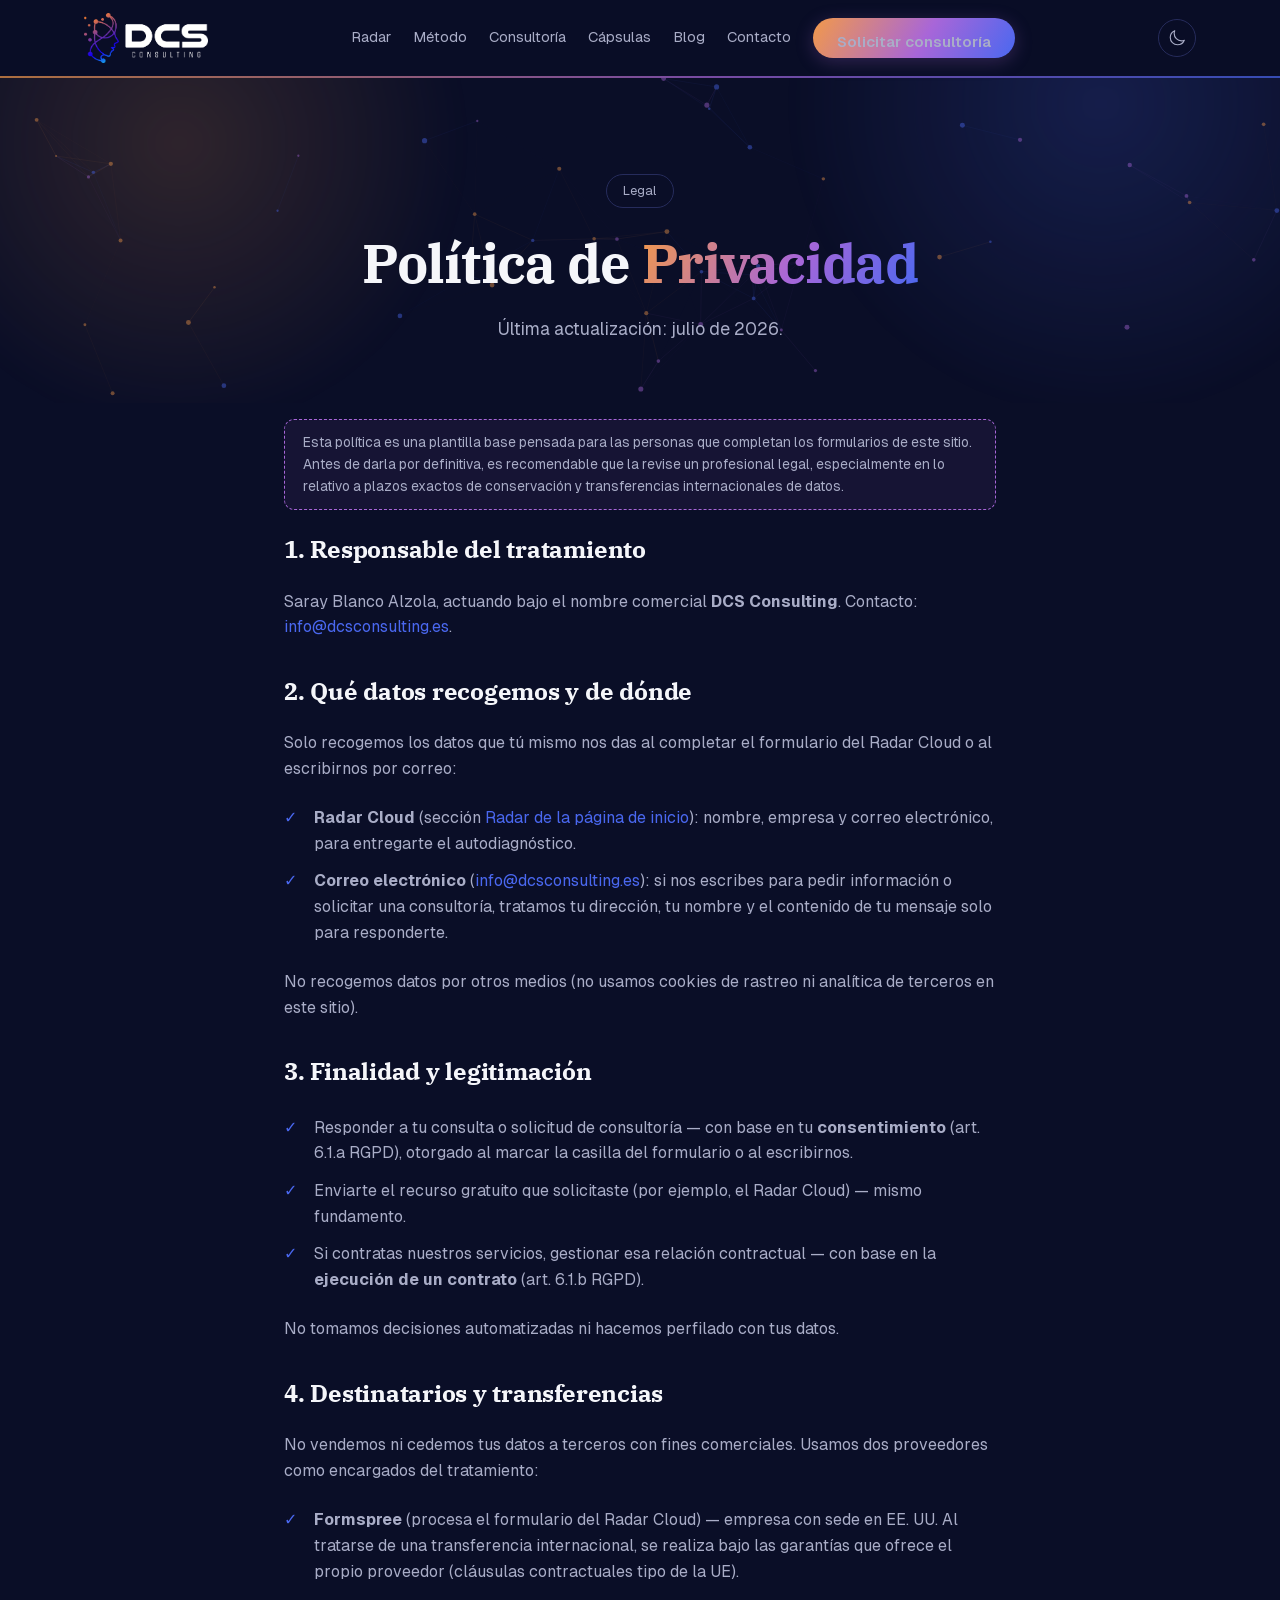
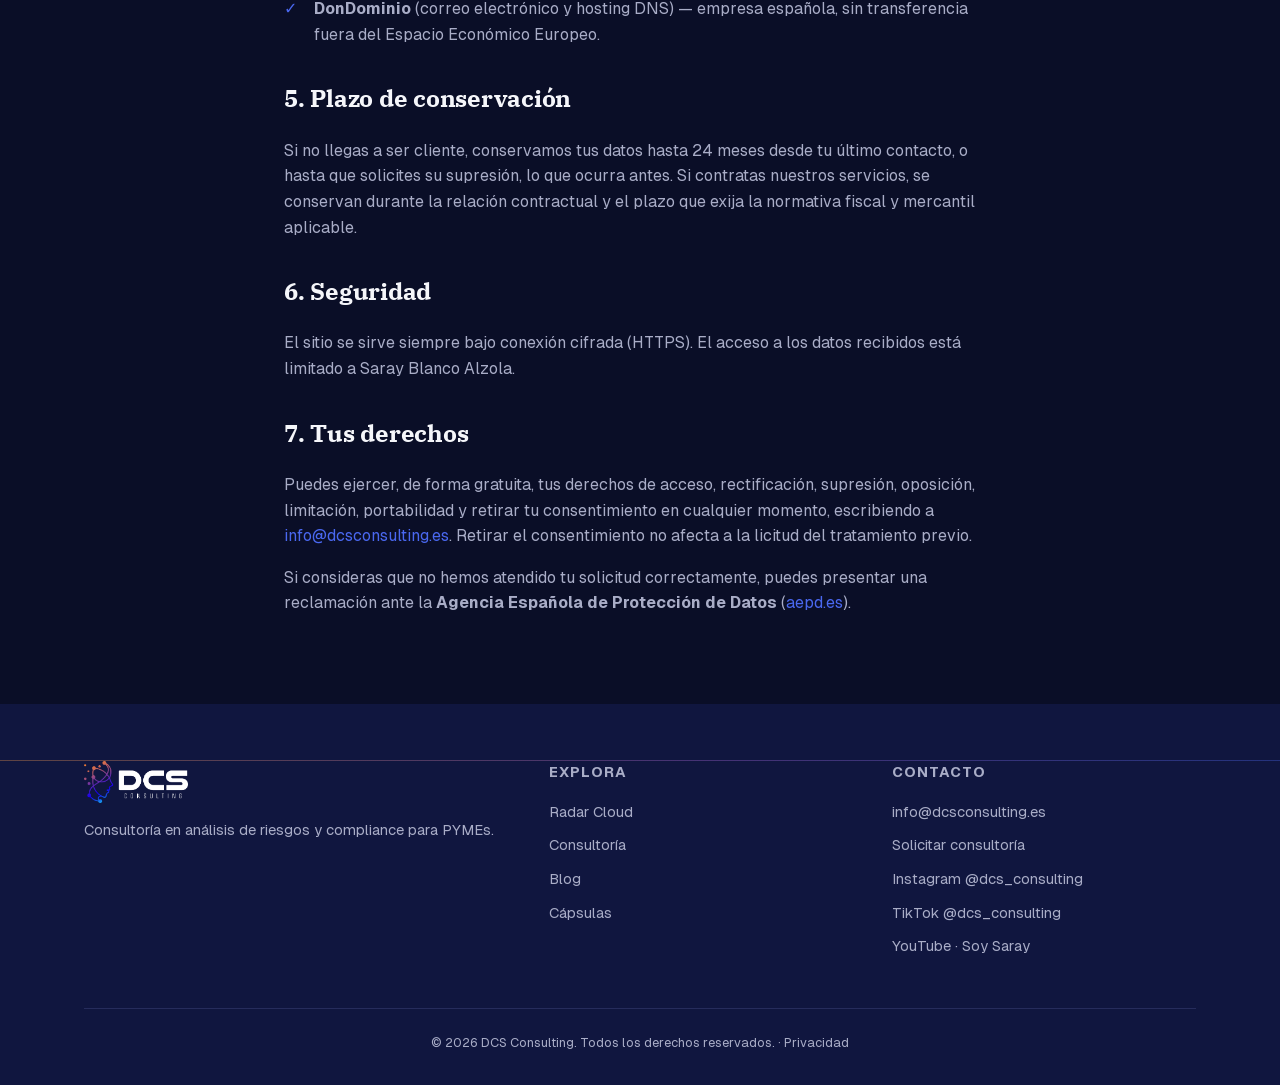
<file: privacidad.html>
<!DOCTYPE html>
<html lang="es">
<head>
<script>(function(){try{if(localStorage.getItem("dcs-theme")==="light"){document.documentElement.setAttribute("data-theme","light");}}catch(e){}})();</script>
<meta charset="UTF-8">
<meta name="viewport" content="width=device-width, initial-scale=1.0">
<title>Política de Privacidad | DCS Consulting</title>
<meta name="description" content="Política de privacidad de DCS Consulting: qué datos recogemos, con qué finalidad y qué derechos tienes sobre ellos (RGPD/LOPDGDD).">
<meta property="og:type" content="website">
<meta property="og:title" content="Política de Privacidad | DCS Consulting">
<meta property="og:description" content="Política de privacidad de DCS Consulting: qué datos recogemos, con qué finalidad y qué derechos tienes sobre ellos (RGPD/LOPDGDD).">
<meta property="og:url" content="https://dcsconsulting.es/privacidad.html">
<meta property="og:image" content="https://dcsconsulting.es/assets/logo-full.png">
<link rel="stylesheet" href="css/style.css?v=20261030">
<link rel="icon" type="image/png" href="assets/favicon.png">
<link rel="preconnect" href="https://fonts.googleapis.com">
<link rel="preconnect" href="https://fonts.gstatic.com" crossorigin>
<link href="https://fonts.googleapis.com/css2?family=IBM+Plex+Serif:wght@500;600;700&display=swap" rel="stylesheet">
</head>
<body>

<header class="site-header">
  <div class="container">
    <a href="index.html" class="logo">
      <img src="assets/logo-full.png" alt="DCS Consulting" class="logo-img logo-on-dark">
      <img src="assets/logo-full-dark.png" alt="DCS Consulting" class="logo-img logo-on-light">
    </a>
    <nav class="nav-links">
      <a href="index.html#radar">Radar</a>
      <a href="index.html#metodo">Método</a>
      <a href="index.html#consultoria">Consultoría</a>
      <a href="index.html#capsulas">Cápsulas</a>
      <a href="blog.html">Blog</a>
      <a href="index.html#contacto">Contacto</a>
      <a href="index.html#contacto" class="btn btn-primary">Solicitar consultoría</a>
    </nav>
    <button class="theme-toggle" aria-label="Cambiar tema claro/oscuro" title="Cambiar tema">
      <svg class="icon-moon" viewBox="0 0 24 24"><path stroke-linecap="round" stroke-linejoin="round" stroke-width="1.5" d="M21.752 15.002A9.72 9.72 0 0118 15.75c-5.385 0-9.75-4.365-9.75-9.75 0-1.33.266-2.597.748-3.752A9.753 9.753 0 003 11.25C3 16.635 7.365 21 12.75 21a9.753 9.753 0 009.002-5.998z"/></svg>
      <svg class="icon-sun" viewBox="0 0 24 24"><path stroke-linecap="round" stroke-linejoin="round" stroke-width="1.5" d="M12 3v2.25m6.364.386-1.591 1.591M21 12h-2.25m-.386 6.364-1.591-1.591M12 18.75V21m-6.364-.386 1.591-1.591M3 12h2.25m.386-6.364 1.591 1.591M15.75 12a3.75 3.75 0 11-7.5 0 3.75 3.75 0 017.5 0z"/></svg>
    </button>
    <button class="nav-toggle" aria-label="Abrir menú">☰</button>
  </div>
</header>

<section class="hero" style="padding-bottom:24px;">
  <canvas class="particle-swarm hero-swarm" aria-hidden="true"></canvas>
  <div class="container">
    <span class="eyebrow">Legal</span>
    <h1>Política de <span class="grad">Privacidad</span></h1>
    <p class="lead">Última actualización: julio de 2026.</p>
  </div>
</section>

<section style="padding-top:0;">
  <div class="container" style="max-width:760px;">
    <div class="placeholder-note">
      Esta política es una plantilla base pensada para las personas que completan los formularios de este sitio. Antes de darla por definitiva, es recomendable que la revise un profesional legal, especialmente en lo relativo a plazos exactos de conservación y transferencias internacionales de datos.
    </div>

    <h2>1. Responsable del tratamiento</h2>
    <p style="color:var(--text-muted);">Saray Blanco Alzola, actuando bajo el nombre comercial <strong>DCS Consulting</strong>. Contacto: <a href="mailto:info@dcsconsulting.es" style="color:var(--blue);">info@dcsconsulting.es</a>.</p>

    <h2 style="margin-top:32px;">2. Qué datos recogemos y de dónde</h2>
    <p style="color:var(--text-muted);">Solo recogemos los datos que tú mismo nos das al completar el formulario del Radar Cloud o al escribirnos por correo:</p>
    <ul class="list-check">
      <li><strong>Radar Cloud</strong> (sección <a href="index.html#radar" style="color:var(--blue);">Radar de la página de inicio</a>): nombre, empresa y correo electrónico, para entregarte el autodiagnóstico.</li>
      <li><strong>Correo electrónico</strong> (<a href="mailto:info@dcsconsulting.es" style="color:var(--blue);">info@dcsconsulting.es</a>): si nos escribes para pedir información o solicitar una consultoría, tratamos tu dirección, tu nombre y el contenido de tu mensaje solo para responderte.</li>
    </ul>
    <p style="color:var(--text-muted); margin-top:12px;">No recogemos datos por otros medios (no usamos cookies de rastreo ni analítica de terceros en este sitio).</p>

    <h2 style="margin-top:32px;">3. Finalidad y legitimación</h2>
    <ul class="list-check">
      <li>Responder a tu consulta o solicitud de consultoría — con base en tu <strong>consentimiento</strong> (art. 6.1.a RGPD), otorgado al marcar la casilla del formulario o al escribirnos.</li>
      <li>Enviarte el recurso gratuito que solicitaste (por ejemplo, el Radar Cloud) — mismo fundamento.</li>
      <li>Si contratas nuestros servicios, gestionar esa relación contractual — con base en la <strong>ejecución de un contrato</strong> (art. 6.1.b RGPD).</li>
    </ul>
    <p style="color:var(--text-muted); margin-top:12px;">No tomamos decisiones automatizadas ni hacemos perfilado con tus datos.</p>

    <h2 style="margin-top:32px;">4. Destinatarios y transferencias</h2>
    <p style="color:var(--text-muted);">No vendemos ni cedemos tus datos a terceros con fines comerciales. Usamos dos proveedores como encargados del tratamiento:</p>
    <ul class="list-check">
      <li><strong>Formspree</strong> (procesa el formulario del Radar Cloud) — empresa con sede en EE. UU. Al tratarse de una transferencia internacional, se realiza bajo las garantías que ofrece el propio proveedor (cláusulas contractuales tipo de la UE).</li>
      <li><strong>DonDominio</strong> (correo electrónico y hosting DNS) — empresa española, sin transferencia fuera del Espacio Económico Europeo.</li>
    </ul>

    <h2 style="margin-top:32px;">5. Plazo de conservación</h2>
    <p style="color:var(--text-muted);">Si no llegas a ser cliente, conservamos tus datos hasta 24 meses desde tu último contacto, o hasta que solicites su supresión, lo que ocurra antes. Si contratas nuestros servicios, se conservan durante la relación contractual y el plazo que exija la normativa fiscal y mercantil aplicable.</p>

    <h2 style="margin-top:32px;">6. Seguridad</h2>
    <p style="color:var(--text-muted);">El sitio se sirve siempre bajo conexión cifrada (HTTPS). El acceso a los datos recibidos está limitado a Saray Blanco Alzola.</p>

    <h2 style="margin-top:32px;">7. Tus derechos</h2>
    <p style="color:var(--text-muted);">Puedes ejercer, de forma gratuita, tus derechos de acceso, rectificación, supresión, oposición, limitación, portabilidad y retirar tu consentimiento en cualquier momento, escribiendo a <a href="mailto:info@dcsconsulting.es" style="color:var(--blue);">info@dcsconsulting.es</a>. Retirar el consentimiento no afecta a la licitud del tratamiento previo.</p>
    <p style="color:var(--text-muted); margin-top:12px;">Si consideras que no hemos atendido tu solicitud correctamente, puedes presentar una reclamación ante la <strong>Agencia Española de Protección de Datos</strong> (<a href="https://www.aepd.es" target="_blank" rel="noopener" style="color:var(--blue);">aepd.es</a>).</p>
  </div>
</section>

<footer class="site-footer">
  <div class="container">
    <div class="footer-grid">
      <div>
        <div class="logo" style="margin-bottom:14px;">
          <img src="assets/logo-full.png" alt="DCS Consulting" class="logo-img logo-on-dark">
          <img src="assets/logo-full-dark.png" alt="DCS Consulting" class="logo-img logo-on-light">
        </div>
        <p>Consultoría en análisis de riesgos y compliance para PYMEs.</p>
      </div>
      <div>
        <h4>Explora</h4>
        <a href="index.html#radar">Radar Cloud</a>
        <a href="index.html#consultoria">Consultoría</a>
        <a href="blog.html">Blog</a>
        <a href="index.html#capsulas">Cápsulas</a>
      </div>
      <div>
        <h4>Contacto</h4>
        <p><a href="mailto:info@dcsconsulting.es">info@dcsconsulting.es</a></p>
        <a href="index.html#contacto">Solicitar consultoría</a>
        <a href="https://www.instagram.com/dcs_consulting/" target="_blank" rel="noopener">Instagram @dcs_consulting</a>
        <a href="https://www.tiktok.com/@dcs_consulting" target="_blank" rel="noopener">TikTok @dcs_consulting</a>
        <a href="https://www.youtube.com/@Sblalzo" target="_blank" rel="noopener">YouTube · Soy Saray</a>
      </div>
    </div>
    <div class="footer-bottom">© 2026 DCS Consulting. Todos los derechos reservados. · <a href="privacidad.html" style="color:inherit;">Privacidad</a></div>
  </div>
</footer>

<script defer src="js/particle-swarm.js?v=20261030"></script>
<script src="js/main.js?v=20261030"></script>
</body>
</html>
</file>
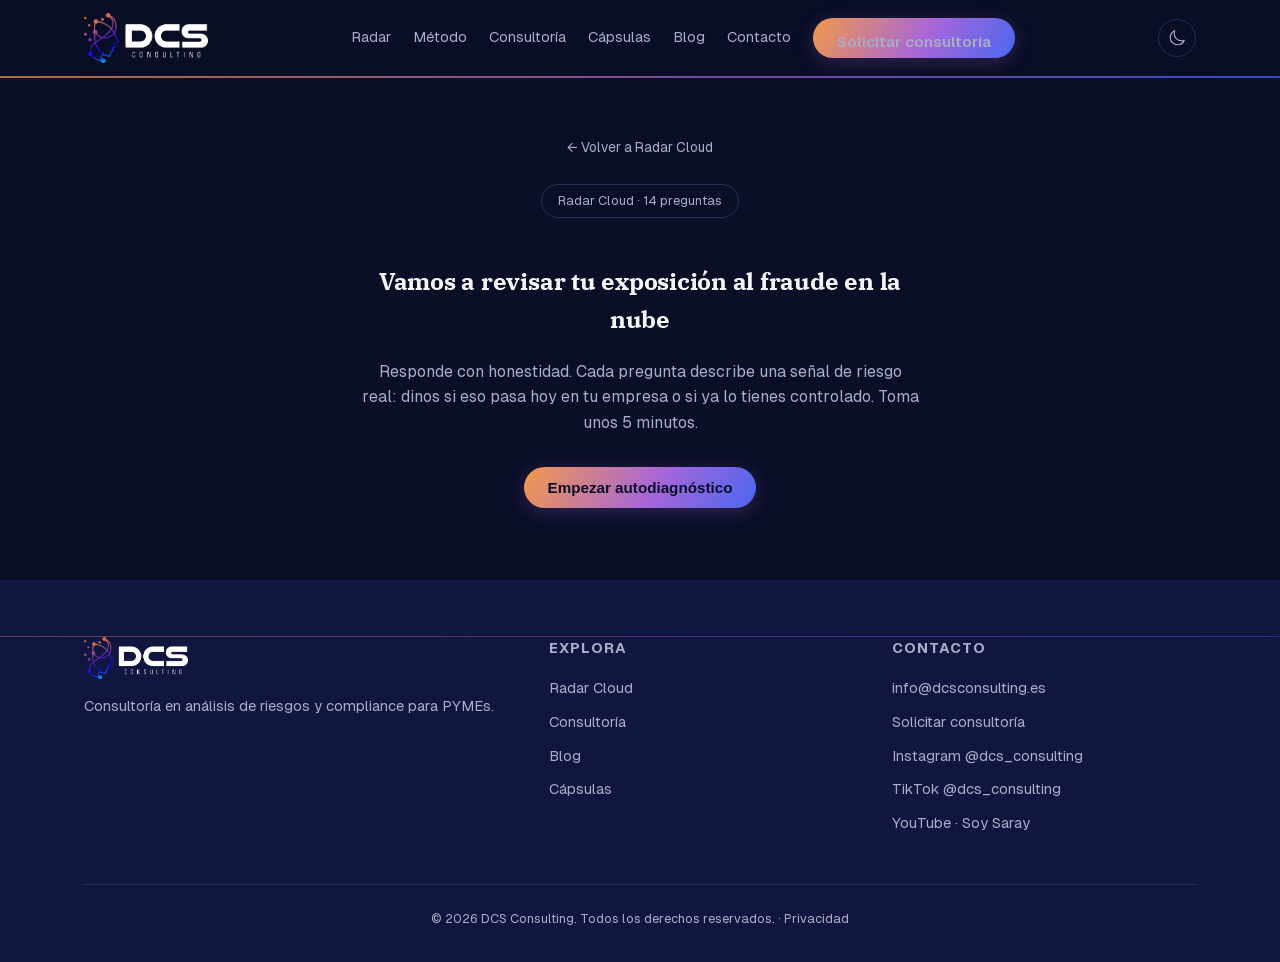
<file: radar-app.html>
<!DOCTYPE html>
<html lang="es">
<head>
<script>(function(){try{if(localStorage.getItem("dcs-theme")==="light"){document.documentElement.setAttribute("data-theme","light");}}catch(e){}})();</script>
<meta charset="UTF-8">
<meta name="viewport" content="width=device-width, initial-scale=1.0">
<title>Radar Cloud — Autodiagnóstico interactivo | DCS Consulting</title>
<meta name="description" content="Responde 14 preguntas y descubre en minutos qué tan expuesta está tu empresa al fraude en la nube, con resultado priorizado y semáforo de riesgo.">
<meta property="og:type" content="website">
<meta property="og:title" content="Radar Cloud — Autodiagnóstico interactivo | DCS Consulting">
<meta property="og:description" content="Responde 14 preguntas y descubre en minutos qué tan expuesta está tu empresa al fraude en la nube, con resultado priorizado y semáforo de riesgo.">
<meta property="og:url" content="https://dcsconsulting.es/radar-app.html">
<meta property="og:image" content="https://dcsconsulting.es/assets/logo-full.png">
<meta name="twitter:card" content="summary_large_image">
<meta name="twitter:title" content="Radar Cloud — Autodiagnóstico interactivo | DCS Consulting">
<meta name="twitter:description" content="Responde 14 preguntas y descubre en minutos qué tan expuesta está tu empresa al fraude en la nube, con resultado priorizado y semáforo de riesgo.">
<meta name="twitter:image" content="https://dcsconsulting.es/assets/logo-full.png">
<link rel="stylesheet" href="css/style.css?v=20261030">
<link rel="icon" type="image/png" href="assets/favicon.png">
<link rel="preconnect" href="https://fonts.googleapis.com">
<link rel="preconnect" href="https://fonts.gstatic.com" crossorigin>
<link href="https://fonts.googleapis.com/css2?family=IBM+Plex+Serif:wght@500;600;700&display=swap" rel="stylesheet">
</head>
<body>

<header class="site-header">
  <div class="container">
    <a href="index.html" class="logo">
      <img src="assets/logo-full.png" alt="DCS Consulting" class="logo-img logo-on-dark">
      <img src="assets/logo-full-dark.png" alt="DCS Consulting" class="logo-img logo-on-light">
    </a>
    <nav class="nav-links">
      <a href="index.html#radar">Radar</a>
      <a href="index.html#metodo">Método</a>
      <a href="index.html#consultoria">Consultoría</a>
      <a href="index.html#capsulas">Cápsulas</a>
      <a href="blog.html">Blog</a>
      <a href="index.html#contacto">Contacto</a>
      <a href="index.html#contacto" class="btn btn-primary">Solicitar consultoría</a>
    </nav>
    <button class="theme-toggle" aria-label="Cambiar tema claro/oscuro" title="Cambiar tema">
      <svg class="icon-moon" viewBox="0 0 24 24"><path stroke-linecap="round" stroke-linejoin="round" stroke-width="1.5" d="M21.752 15.002A9.72 9.72 0 0118 15.75c-5.385 0-9.75-4.365-9.75-9.75 0-1.33.266-2.597.748-3.752A9.753 9.753 0 003 11.25C3 16.635 7.365 21 12.75 21a9.753 9.753 0 009.002-5.998z"/></svg>
      <svg class="icon-sun" viewBox="0 0 24 24"><path stroke-linecap="round" stroke-linejoin="round" stroke-width="1.5" d="M12 3v2.25m6.364.386-1.591 1.591M21 12h-2.25m-.386 6.364-1.591-1.591M12 18.75V21m-6.364-.386 1.591-1.591M3 12h2.25m.386-6.364 1.591 1.591M15.75 12a3.75 3.75 0 11-7.5 0 3.75 3.75 0 017.5 0z"/></svg>
    </button>
    <button class="nav-toggle" aria-label="Abrir menú">☰</button>
  </div>
</header>

<section style="padding:56px 0 8px;">
  <div class="container">
    <div class="quiz-shell" style="text-align:center;">
      <p style="margin:0;"><a href="index.html#radar" style="color:var(--text-muted); font-size:0.85rem;">← Volver a Radar Cloud</a></p>
    </div>
  </div>
</section>

<section style="padding-top:16px;">
  <div class="container">
    <div id="radar-app-root"></div>
  </div>
</section>

<footer class="site-footer">
  <div class="container">
    <div class="footer-grid">
      <div>
        <div class="logo" style="margin-bottom:14px;">
          <img src="assets/logo-full.png" alt="DCS Consulting" class="logo-img logo-on-dark">
          <img src="assets/logo-full-dark.png" alt="DCS Consulting" class="logo-img logo-on-light">
        </div>
        <p>Consultoría en análisis de riesgos y compliance para PYMEs.</p>
      </div>
      <div>
        <h4>Explora</h4>
        <a href="index.html#radar">Radar Cloud</a>
        <a href="index.html#consultoria">Consultoría</a>
        <a href="blog.html">Blog</a>
        <a href="index.html#capsulas">Cápsulas</a>
      </div>
      <div>
        <h4>Contacto</h4>
        <p><a href="mailto:info@dcsconsulting.es">info@dcsconsulting.es</a></p>
        <a href="index.html#contacto">Solicitar consultoría</a>
        <a href="https://www.instagram.com/dcs_consulting/" target="_blank" rel="noopener">Instagram @dcs_consulting</a>
        <a href="https://www.tiktok.com/@dcs_consulting" target="_blank" rel="noopener">TikTok @dcs_consulting</a>
        <a href="https://www.youtube.com/@Sblalzo" target="_blank" rel="noopener">YouTube · Soy Saray</a>
      </div>
    </div>
    <div class="footer-bottom">© 2026 DCS Consulting. Todos los derechos reservados. · <a href="privacidad.html" style="color:inherit;">Privacidad</a></div>
  </div>
</footer>

<script defer src="js/particle-swarm.js?v=20261030"></script>
<script defer src="js/radar-app.js?v=20261030"></script>
<script src="js/main.js?v=20261030"></script>
</body>
</html>
</file>
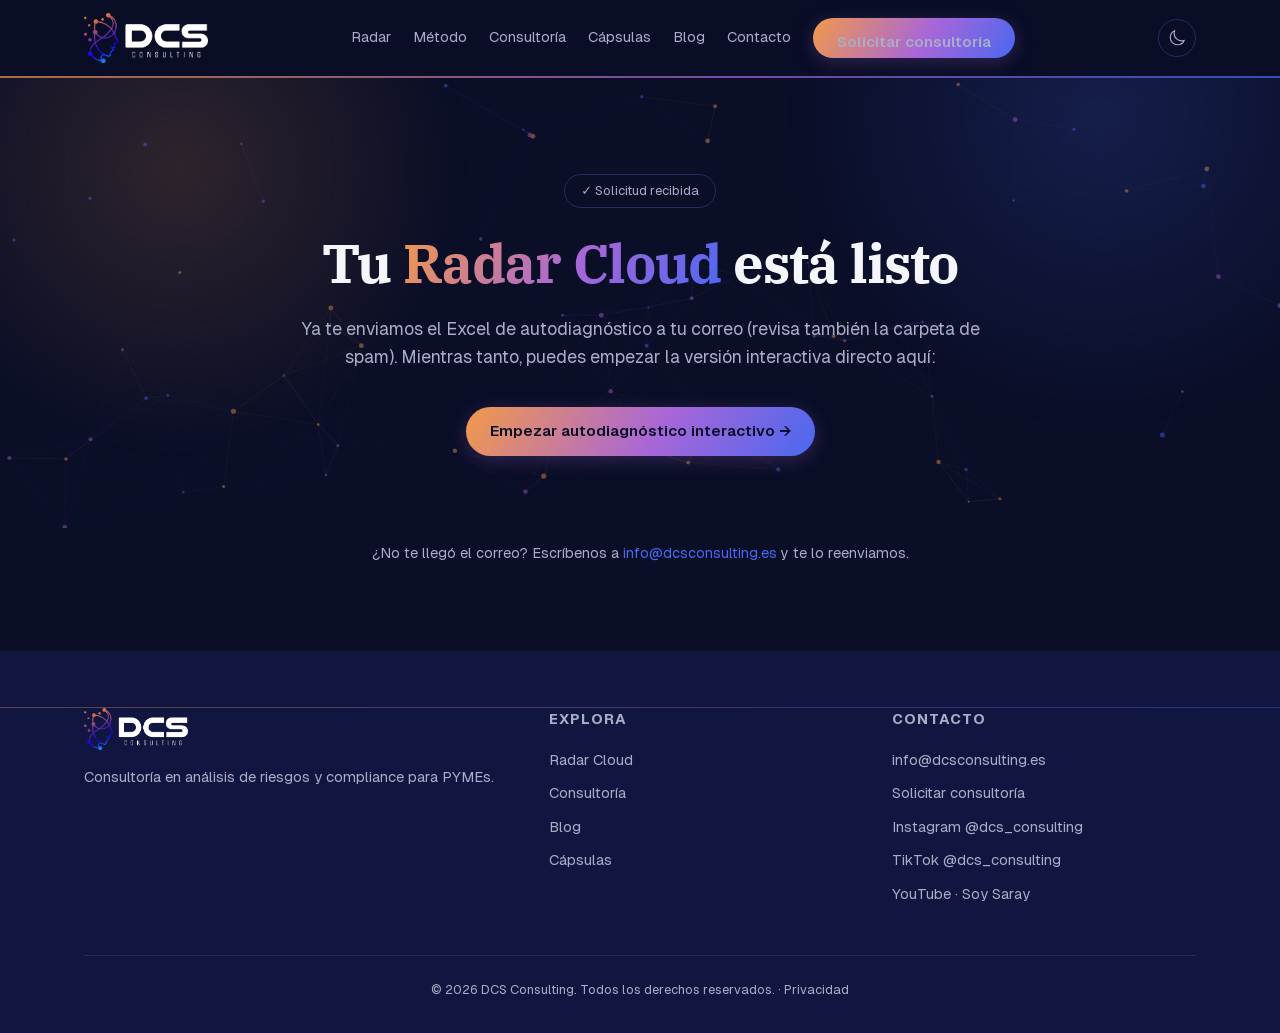
<file: radar-gracias.html>
<!DOCTYPE html>
<html lang="es">
<head>
<script>(function(){try{if(localStorage.getItem("dcs-theme")==="light"){document.documentElement.setAttribute("data-theme","light");}}catch(e){}})();</script>
<meta charset="UTF-8">
<meta name="viewport" content="width=device-width, initial-scale=1.0">
<title>Tu Radar Cloud está listo | DCS Consulting</title>
<meta name="description" content="Accede a tu autodiagnóstico Radar Cloud, interactivo o en Excel.">
<meta property="og:type" content="website">
<meta property="og:title" content="Tu Radar Cloud está listo | DCS Consulting">
<meta property="og:description" content="Accede a tu autodiagnóstico Radar Cloud, interactivo o en Excel.">
<meta property="og:url" content="https://dcsconsulting.es/radar-gracias.html">
<meta property="og:image" content="https://dcsconsulting.es/assets/logo-full.png">
<meta name="robots" content="noindex">
<link rel="stylesheet" href="css/style.css?v=20261030">
<link rel="icon" type="image/png" href="assets/favicon.png">
<link rel="preconnect" href="https://fonts.googleapis.com">
<link rel="preconnect" href="https://fonts.gstatic.com" crossorigin>
<link href="https://fonts.googleapis.com/css2?family=IBM+Plex+Serif:wght@500;600;700&display=swap" rel="stylesheet">
</head>
<body>

<header class="site-header">
  <div class="container">
    <a href="index.html" class="logo">
      <img src="assets/logo-full.png" alt="DCS Consulting" class="logo-img logo-on-dark">
      <img src="assets/logo-full-dark.png" alt="DCS Consulting" class="logo-img logo-on-light">
    </a>
    <nav class="nav-links">
      <a href="index.html#radar">Radar</a>
      <a href="index.html#metodo">Método</a>
      <a href="index.html#consultoria">Consultoría</a>
      <a href="index.html#capsulas">Cápsulas</a>
      <a href="blog.html">Blog</a>
      <a href="index.html#contacto">Contacto</a>
      <a href="index.html#contacto" class="btn btn-primary">Solicitar consultoría</a>
    </nav>
    <button class="theme-toggle" aria-label="Cambiar tema claro/oscuro" title="Cambiar tema">
      <svg class="icon-moon" viewBox="0 0 24 24"><path stroke-linecap="round" stroke-linejoin="round" stroke-width="1.5" d="M21.752 15.002A9.72 9.72 0 0118 15.75c-5.385 0-9.75-4.365-9.75-9.75 0-1.33.266-2.597.748-3.752A9.753 9.753 0 003 11.25C3 16.635 7.365 21 12.75 21a9.753 9.753 0 009.002-5.998z"/></svg>
      <svg class="icon-sun" viewBox="0 0 24 24"><path stroke-linecap="round" stroke-linejoin="round" stroke-width="1.5" d="M12 3v2.25m6.364.386-1.591 1.591M21 12h-2.25m-.386 6.364-1.591-1.591M12 18.75V21m-6.364-.386 1.591-1.591M3 12h2.25m.386-6.364 1.591 1.591M15.75 12a3.75 3.75 0 11-7.5 0 3.75 3.75 0 017.5 0z"/></svg>
    </button>
    <button class="nav-toggle" aria-label="Abrir menú">☰</button>
  </div>
</header>

<section class="hero">
  <canvas class="particle-swarm hero-swarm" aria-hidden="true"></canvas>
  <div class="container">
    <span class="eyebrow">✓ Solicitud recibida</span>
    <h1>Tu <span class="grad">Radar Cloud</span> está listo</h1>
    <p class="lead">Ya te enviamos el Excel de autodiagnóstico a tu correo (revisa también la carpeta de spam). Mientras tanto, puedes empezar la versión interactiva directo aquí:</p>
    <div class="hero-actions">
      <a href="radar-app.html" class="btn btn-primary">Empezar autodiagnóstico interactivo →</a>
    </div>
  </div>
</section>

<section style="padding-top:0;">
  <div class="container">
    <div class="quiz-shell" style="text-align:center;">
      <p style="color:var(--text-muted); font-size:0.9rem;">¿No te llegó el correo? Escríbenos a <a href="mailto:info@dcsconsulting.es" style="color:var(--blue);">info@dcsconsulting.es</a> y te lo reenviamos.</p>
    </div>
  </div>
</section>

<footer class="site-footer">
  <div class="container">
    <div class="footer-grid">
      <div>
        <div class="logo" style="margin-bottom:14px;">
          <img src="assets/logo-full.png" alt="DCS Consulting" class="logo-img logo-on-dark">
          <img src="assets/logo-full-dark.png" alt="DCS Consulting" class="logo-img logo-on-light">
        </div>
        <p>Consultoría en análisis de riesgos y compliance para PYMEs.</p>
      </div>
      <div>
        <h4>Explora</h4>
        <a href="index.html#radar">Radar Cloud</a>
        <a href="index.html#consultoria">Consultoría</a>
        <a href="blog.html">Blog</a>
        <a href="index.html#capsulas">Cápsulas</a>
      </div>
      <div>
        <h4>Contacto</h4>
        <p><a href="mailto:info@dcsconsulting.es">info@dcsconsulting.es</a></p>
        <a href="index.html#contacto">Solicitar consultoría</a>
        <a href="https://www.instagram.com/dcs_consulting/" target="_blank" rel="noopener">Instagram @dcs_consulting</a>
        <a href="https://www.tiktok.com/@dcs_consulting" target="_blank" rel="noopener">TikTok @dcs_consulting</a>
        <a href="https://www.youtube.com/@Sblalzo" target="_blank" rel="noopener">YouTube · Soy Saray</a>
      </div>
    </div>
    <div class="footer-bottom">© 2026 DCS Consulting. Todos los derechos reservados. · <a href="privacidad.html" style="color:inherit;">Privacidad</a></div>
  </div>
</footer>

<script defer src="js/particle-swarm.js?v=20261030"></script>
<script src="js/main.js?v=20261030"></script>
</body>
</html>
</file>
<file: css/style.css>
/* DCS Consulting — hoja de estilos global */

@font-face {
  font-family: "Geist";
  src: url("../assets/fonts/Geist-Variable.woff2") format("woff2-variations"),
       url("../assets/fonts/Geist-Variable.woff2") format("woff2");
  font-weight: 100 900;
  font-style: normal;
  font-display: swap;
}

:root {
  --bg: #0a0e27;
  --bg-alt: #10163f;
  --bg-card: #141a45;
  --border: #262c5c;
  --text: #f5f6fa;
  --text-muted: #a9adc7;
  --orange: #f2994a;
  --purple: #a866d8;
  --blue: #4a68f0;
  --gradient: linear-gradient(120deg, var(--orange), var(--purple) 55%, var(--blue));
  --radius: 14px;
  --max-width: 1160px;
  --ease-out: cubic-bezier(0.22, 1, 0.36, 1);
  --font-display: "IBM Plex Serif", Georgia, serif;
  --header-bg: rgba(10, 14, 39, 0.92);
  --card-shadow: rgba(10, 14, 39, 0.4);
  --danger: #ef5a5a;
  --warning: #f2994a;
  --success: #3ddc97;
}

:root[data-theme="light"] {
  --bg: #f6f7fb;
  --bg-alt: #ebeef8;
  --bg-card: #ffffff;
  --border: #dde1f2;
  --text: #12173a;
  --text-muted: #5a5f82;
  --header-bg: rgba(246, 247, 251, 0.88);
  --card-shadow: rgba(30, 41, 90, 0.14);
}

:root[data-theme="light"] .hero-nebula { opacity: 0.32; }
:root[data-theme="light"] .hero-swarm { opacity: 0.35; }

* { box-sizing: border-box; }

html {
  scroll-behavior: smooth;
  overflow-x: clip;
}

@media (prefers-reduced-motion: reduce) {
  html { scroll-behavior: auto; }
}

body {
  margin: 0;
  overflow-x: clip;
  font-family: "Geist", "IBM Plex Sans", "Segoe UI", system-ui, -apple-system, Roboto, Helvetica, Arial, sans-serif;
  background: var(--bg);
  color: var(--text);
  line-height: 1.6;
}

h1, h2, h3 {
  font-family: var(--font-display);
  letter-spacing: -0.01em;
}

a { color: inherit; text-decoration: none; }

img { max-width: 100%; display: block; }

.container {
  max-width: var(--max-width);
  margin: 0 auto;
  padding: 0 24px;
}

/* ---------- Header ---------- */

.site-header {
  position: sticky;
  top: 0;
  z-index: 100;
  background: var(--header-bg);
  backdrop-filter: blur(8px);
}

.site-header::after {
  content: "";
  display: block;
  height: 2px;
  background: var(--gradient);
  opacity: 0.7;
}

.site-header .container {
  display: flex;
  align-items: center;
  justify-content: space-between;
  height: 76px;
}

.logo {
  display: flex;
  align-items: center;
  gap: 8px;
}

.site-header .logo-img,
.site-footer .logo-img {
  height: 50px;
  width: auto;
  max-width: none;
  flex-shrink: 0;
}

.site-footer .logo-img { height: 42px; }

.logo-on-light { display: none; }
:root[data-theme="light"] .logo-on-dark { display: none; }
:root[data-theme="light"] .logo-on-light { display: block; }

.nav-links {
  display: flex;
  align-items: center;
  gap: 22px;
  font-size: 0.92rem;
  white-space: nowrap;
}

.nav-links a {
  position: relative;
  color: var(--text-muted);
  padding-bottom: 3px;
  transition: color 0.2s;
}

.nav-links a::after {
  content: "";
  position: absolute;
  left: 0; right: 0; bottom: -2px;
  height: 1.5px;
  background: var(--gradient);
  transform: scaleX(0);
  transform-origin: right;
  transition: transform 0.3s var(--ease-out);
}

.nav-links a:hover,
.nav-links a.active {
  color: var(--text);
}

.nav-links a:hover::after,
.nav-links a.active::after {
  transform: scaleX(1);
  transform-origin: left;
}

.nav-links a.btn::after { display: none; }

.btn {
  display: inline-block;
  padding: 12px 24px;
  border-radius: 999px;
  font-weight: 600;
  font-size: 0.95rem;
  border: none;
  cursor: pointer;
  transition: transform 0.25s var(--ease-out), box-shadow 0.25s var(--ease-out);
}

.btn-primary {
  background: var(--gradient);
  color: #0a0e27;
  box-shadow: 0 4px 18px rgba(168, 102, 216, 0.25);
}

.btn-primary:hover { transform: translateY(-2px); box-shadow: 0 10px 28px rgba(168, 102, 216, 0.4); }

.btn-outline {
  background: transparent;
  color: var(--text);
  border: 1px solid var(--border);
}

.btn-outline:hover { border-color: var(--purple); }

.nav-toggle {
  display: none;
  background: none;
  border: none;
  color: var(--text);
  font-size: 1.6rem;
  cursor: pointer;
}

.theme-toggle {
  display: inline-flex;
  align-items: center;
  justify-content: center;
  width: 38px;
  height: 38px;
  border-radius: 50%;
  border: 1px solid var(--border);
  background: transparent;
  color: var(--text-muted);
  cursor: pointer;
  transition: border-color 0.25s var(--ease-out), color 0.25s var(--ease-out);
}

.theme-toggle:hover { border-color: var(--purple); color: var(--text); }

.theme-toggle svg { width: 18px; height: 18px; stroke: currentColor; fill: none; }

.theme-toggle .icon-sun { display: none; }
:root[data-theme="light"] .theme-toggle .icon-sun { display: block; }
:root[data-theme="light"] .theme-toggle .icon-moon { display: none; }

/* ---------- Hero ---------- */

.hero {
  position: relative;
  padding: 96px 0 72px;
  text-align: center;
  overflow: hidden;
}

.hero::before {
  content: "";
  position: absolute;
  inset: -10%;
  z-index: 0;
  background:
    radial-gradient(circle 480px at var(--mx, 20%) var(--my, 25%), rgba(242, 153, 74, 0.16), transparent 60%),
    radial-gradient(circle 520px at calc(100% - var(--mx, 20%)) calc(var(--my, 25%) - 10%), rgba(74, 104, 240, 0.18), transparent 60%);
  filter: blur(10px);
  transition: background 0.4s ease;
  pointer-events: none;
}

.hero > .container { position: relative; z-index: 1; }

.hero-nebula {
  position: absolute;
  inset: 0;
  z-index: 0;
  opacity: 0.55;
  pointer-events: none;
}

.hero-nebula canvas {
  display: block;
  width: 100%;
  height: 100%;
}

.founder-showcase {
  display: flex;
  align-items: center;
  gap: 56px;
}

.founder-portrait-frame {
  position: relative;
  flex: 0 0 auto;
  width: 100%;
  max-width: 360px;
  aspect-ratio: 900 / 872;
  border-radius: var(--radius);
  overflow: hidden;
  background: var(--bg-alt);
  border: 1px solid var(--border);
}

.particle-swarm {
  position: absolute;
  inset: 0;
  width: 100%;
  height: 100%;
  display: block;
}

.hero-swarm {
  z-index: 0;
  opacity: 0.5;
  pointer-events: none;
}

.founder-portrait-img {
  position: absolute;
  inset: 0;
  width: 100%;
  height: 100%;
  object-fit: cover;
  object-position: center 18%;
  -webkit-mask-image: radial-gradient(ellipse 62% 74% at 50% 40%, black 52%, transparent 92%);
  mask-image: radial-gradient(ellipse 62% 74% at 50% 40%, black 52%, transparent 92%);
}

.founder-showcase-text {
  flex: 1 1 320px;
}

@media (max-width: 780px) {
  .founder-showcase {
    flex-direction: column;
    gap: 28px;
    text-align: center;
  }
  .founder-portrait-frame { max-width: 280px; }
}

.eyebrow {
  display: inline-block;
  padding: 6px 16px;
  border: 1px solid var(--border);
  border-radius: 999px;
  font-size: 0.8rem;
  color: var(--text-muted);
  margin-bottom: 24px;
}

.hero h1 {
  font-size: clamp(2.1rem, 5vw, 3.4rem);
  margin: 0 0 20px;
  font-weight: 800;
  line-height: 1.15;
  letter-spacing: -0.02em;
}

.hero h1 .grad {
  background: var(--gradient);
  -webkit-background-clip: text;
  background-clip: text;
  color: transparent;
}

.hero p.lead {
  max-width: 680px;
  margin: 0 auto 36px;
  color: var(--text-muted);
  font-size: 1.1rem;
}

.hero-actions {
  display: flex;
  gap: 16px;
  justify-content: center;
  flex-wrap: wrap;
}

/* ---------- Sections ---------- */

section { padding: 72px 0; }

.section-alt { background: var(--bg-alt); }

.section-head {
  text-align: center;
  max-width: 640px;
  margin: 0 auto 48px;
}

.section-head h2 {
  font-size: clamp(1.6rem, 3vw, 2.2rem);
  margin: 0 0 14px;
}

.section-head p { color: var(--text-muted); margin: 0; }

/* ---------- Cards / Grid ---------- */

.grid {
  display: grid;
  gap: 24px;
  grid-template-columns: repeat(auto-fit, minmax(260px, 1fr));
}

.grid-2 { grid-template-columns: repeat(auto-fit, minmax(320px, 1fr)); }
.grid-3 { grid-template-columns: repeat(auto-fit, minmax(340px, 1fr)); }

.card {
  position: relative;
  background: var(--bg-card);
  border: 1px solid var(--border);
  border-radius: var(--radius);
  padding: 32px;
  transition: transform 0.3s var(--ease-out), border-color 0.3s var(--ease-out), box-shadow 0.3s var(--ease-out);
  overflow: hidden;
}

.card::before {
  content: "";
  position: absolute;
  top: 0; left: 0; right: 0;
  height: 3px;
  background: var(--gradient);
  opacity: 0;
  transition: opacity 0.2s ease;
}

.card:hover {
  transform: translateY(-4px);
  border-color: var(--purple);
  box-shadow: 0 12px 32px var(--card-shadow);
}

.card:hover::before { opacity: 1; }

.card:hover .icon { transform: scale(1.08) rotate(-4deg); }

.card .icon {
  width: 48px;
  height: 48px;
  border-radius: 12px;
  background: var(--gradient);
  display: flex;
  transition: transform 0.4s var(--ease-out);
  align-items: center;
  justify-content: center;
  color: var(--bg);
  font-size: 1.3rem;
  font-weight: 700;
  margin-bottom: 20px;
}

.card .icon svg {
  width: 24px;
  height: 24px;
  stroke: currentColor;
  fill: none;
}

.card h3 { margin: 0 0 10px; font-size: 1.15rem; }

.card p { color: var(--text-muted); margin: 0; font-size: 0.95rem; }

.card ul { margin: 14px 0 0; padding-left: 18px; color: var(--text-muted); font-size: 0.92rem; }
.card ul li { margin-bottom: 6px; }

.pillar-card {
  position: relative;
  overflow: hidden;
}

.team-photo {
  width: 88px;
  height: 88px;
  border-radius: 50%;
  object-fit: cover;
  margin: 0 auto 16px;
  border: 2px solid var(--border);
}

.pillar-card .tag {
  display: inline-block;
  font-size: 0.72rem;
  text-transform: uppercase;
  letter-spacing: 1px;
  color: var(--purple);
  margin-bottom: 10px;
  font-weight: 700;
}

/* ---------- Steps ---------- */

.steps {
  display: grid;
  gap: 20px;
  grid-template-columns: repeat(auto-fit, minmax(220px, 1fr));
  counter-reset: step;
}

.step {
  border: 1px solid var(--border);
  border-radius: var(--radius);
  padding: 24px;
}

.step::before {
  counter-increment: step;
  content: counter(step);
  display: flex;
  align-items: center;
  justify-content: center;
  width: 36px;
  height: 36px;
  border-radius: 50%;
  background: var(--gradient);
  color: #0a0e27;
  font-weight: 800;
  margin-bottom: 16px;
}

/* ---------- Forms ---------- */

.form-wrap {
  max-width: 640px;
  margin: 0 auto;
  background: var(--bg-card);
  border: 1px solid var(--border);
  border-radius: var(--radius);
  padding: 40px;
}

form .field { margin-bottom: 20px; }

form label {
  display: block;
  margin-bottom: 8px;
  font-size: 0.9rem;
  color: var(--text-muted);
}

form input,
form select,
form textarea {
  width: 100%;
  padding: 13px 16px;
  border-radius: 10px;
  border: 1px solid var(--border);
  background: var(--bg);
  color: var(--text);
  font-size: 0.95rem;
  font-family: inherit;
}

form input:focus-visible,
form select:focus-visible,
form textarea:focus-visible {
  outline: 2px solid var(--purple);
  outline-offset: 2px;
  border-color: var(--purple);
}

/* ---------- Focus states (keyboard nav) ---------- */

a:focus-visible,
button:focus-visible,
.btn:focus-visible,
.skill-tag:focus-visible {
  outline: 2px solid var(--blue);
  outline-offset: 3px;
  border-radius: 4px;
}

.btn:focus-visible { border-radius: 999px; }

form textarea { resize: vertical; min-height: 120px; }

.field-checkbox {
  display: flex;
  align-items: flex-start;
  gap: 10px;
}

.field-checkbox input[type="checkbox"] {
  width: 18px;
  height: 18px;
  margin-top: 2px;
  accent-color: var(--purple);
  flex-shrink: 0;
}

.field-checkbox label {
  font-size: 0.85rem;
  color: var(--text-muted);
  margin-bottom: 0;
}

.field-checkbox label a { color: var(--blue); font-weight: 600; }

.form-note {
  font-size: 0.82rem;
  color: var(--text-muted);
  margin-top: 12px;
}

/* ---------- Banner / CTA ---------- */

.cta-banner {
  border-radius: 20px;
  padding: 56px;
  text-align: center;
  background: linear-gradient(120deg, rgba(242,153,74,0.15), rgba(168,102,216,0.15), rgba(74,104,240,0.15));
  background-size: 220% 220%;
  animation: ctaDrift 14s ease-in-out infinite;
  border: 1px solid var(--border);
}

@keyframes ctaDrift {
  0%, 100% { background-position: 0% 50%; }
  50% { background-position: 100% 50%; }
}

.cta-banner h2 { margin: 0 0 14px; font-size: 1.8rem; }
.cta-banner p { color: var(--text-muted); margin: 0 0 28px; }

/* ---------- Ebook ---------- */

.ebook-layout {
  display: grid;
  grid-template-columns: 280px 1fr;
  gap: 48px;
  align-items: center;
}

.ebook-cover {
  aspect-ratio: 3 / 4;
  border-radius: var(--radius);
  background: var(--gradient);
  display: flex;
  align-items: center;
  justify-content: center;
  color: #0a0e27;
  font-weight: 800;
  text-align: center;
  padding: 24px;
  font-size: 1.1rem;
}

.price-tag {
  font-size: 2rem;
  font-weight: 800;
  margin: 20px 0;
}

.price-tag .old {
  font-size: 1.1rem;
  color: var(--text-muted);
  text-decoration: line-through;
  font-weight: 400;
  margin-right: 10px;
}

/* ---------- Badge ---------- */

.badge {
  display: inline-block;
  padding: 4px 12px;
  border-radius: 999px;
  background: rgba(168, 102, 216, 0.15);
  color: var(--purple);
  font-size: 0.75rem;
  font-weight: 700;
  letter-spacing: 0.5px;
  text-transform: uppercase;
  margin-bottom: 14px;
}

/* ---------- Skill groups ---------- */

.skill-group { margin-bottom: 28px; }
.skill-group:last-child { margin-bottom: 0; }

.skill-group h4 {
  font-size: 0.8rem;
  text-transform: uppercase;
  letter-spacing: 1px;
  color: var(--purple);
  margin: 0 0 14px;
  font-weight: 700;
}

.skill-tags {
  display: flex;
  flex-wrap: wrap;
  gap: 10px;
}

.skill-tag {
  padding: 8px 16px;
  border-radius: 999px;
  border: 1px solid var(--border);
  background: var(--bg-card);
  font-size: 0.88rem;
  color: var(--text);
  transition: border-color 0.25s var(--ease-out), transform 0.25s var(--ease-out);
}

.skill-tag:hover {
  border-color: var(--purple);
  transform: translateY(-2px);
}

/* ---------- Social row ---------- */

.social-row {
  display: flex;
  gap: 16px;
  justify-content: center;
  flex-wrap: wrap;
}

.social-pill {
  display: flex;
  align-items: center;
  gap: 10px;
  padding: 12px 20px;
  border: 1px solid var(--border);
  border-radius: 999px;
  color: var(--text);
  font-weight: 600;
  font-size: 0.9rem;
}

.social-pill:hover { border-color: var(--purple); }

/* ---------- Footer ---------- */

.site-footer {
  position: relative;
  padding: 56px 0 32px;
  background: var(--bg-alt);
}

.site-footer::before {
  content: "";
  display: block;
  height: 1px;
  background: var(--gradient);
  opacity: 0.35;
}

.footer-grid {
  display: grid;
  grid-template-columns: 1.4fr 1fr 1fr;
  gap: 40px;
  margin-bottom: 40px;
}

.footer-grid h4 {
  font-size: 0.9rem;
  text-transform: uppercase;
  letter-spacing: 1px;
  color: var(--text-muted);
  margin: 0 0 16px;
}

.footer-grid a,
.footer-grid p {
  display: block;
  color: var(--text-muted);
  margin-bottom: 10px;
  font-size: 0.92rem;
}

.footer-grid a {
  position: relative;
  width: fit-content;
}

.footer-grid a::after {
  content: "";
  position: absolute;
  left: 0; bottom: -1px;
  width: 100%;
  height: 1px;
  background: currentColor;
  transform: scaleX(0);
  transform-origin: left;
  transition: transform 0.3s var(--ease-out);
}

.footer-grid a:hover { color: var(--text); }
.footer-grid a:hover::after { transform: scaleX(1); }

.footer-bottom {
  text-align: center;
  font-size: 0.8rem;
  color: var(--text-muted);
  border-top: 1px solid var(--border);
  padding-top: 24px;
}

/* ---------- Utility ---------- */

.text-center { text-align: center; }
.mt-0 { margin-top: 0; }

.two-col {
  display: grid;
  grid-template-columns: 1fr 1fr;
  gap: 48px;
  align-items: center;
}

.list-check { list-style: none; padding: 0; margin: 24px 0; }
.list-check li {
  position: relative;
  padding-left: 30px;
  margin-bottom: 12px;
  color: var(--text-muted);
}
.list-check li::before {
  content: "✓";
  position: absolute;
  left: 0;
  color: var(--blue);
  font-weight: 800;
}

.placeholder-note {
  border: 1px dashed var(--purple);
  background: rgba(168, 102, 216, 0.08);
  color: var(--text-muted);
  padding: 12px 18px;
  border-radius: 10px;
  font-size: 0.85rem;
  margin: 16px 0;
}

/* ---------- Scroll reveal ---------- */

.reveal {
  opacity: 0;
  transform: translateY(20px);
  transition: opacity 0.5s var(--ease-out), transform 0.5s var(--ease-out);
}

.reveal.is-revealed {
  opacity: 1;
  transform: none;
}

@media (prefers-reduced-motion: reduce) {
  .reveal { opacity: 1; transform: none; transition: none; }
}

/* ---------- Magnetic buttons ---------- */

.has-magnetic { display: inline-flex; position: relative; isolation: isolate; }

.magnetic-inner {
  display: inline-flex;
  align-items: center;
  justify-content: center;
  gap: inherit;
  will-change: transform;
  transition: transform 0.8s cubic-bezier(0.16, 1, 0.3, 1);
}

/* ---------- Responsive ---------- */

@media (max-width: 860px) {
  .footer-grid { grid-template-columns: 1fr; }
  .ebook-layout { grid-template-columns: 1fr; }
  .two-col { grid-template-columns: 1fr; }
}

@media (max-width: 980px) {
  .nav-links {
    position: fixed;
    top: 76px;
    left: 0;
    right: 0;
    background: var(--bg);
    border-bottom: 1px solid var(--border);
    flex-direction: column;
    align-items: stretch;
    padding: 20px 24px;
    gap: 18px;
    transform: translateY(-150%);
    transition: transform 0.25s ease;
  }
  .nav-links.open { transform: translateY(0); }
  .nav-toggle { display: block; }
  .nav-links .btn { text-align: center; }
}

/* ---------- Mobile: designed, not shrunk ---------- */
/* Card rows become swipeable horizontal carousels instead of a
   long stacked column — a layout decision specific to touch, not
   the desktop grid compressed into one narrow lane. */

@media (max-width: 700px) {
  .grid:not(.grid-2),
  .steps {
    display: flex;
    grid-template-columns: none;
    overflow-x: auto;
    overflow-y: visible;
    scroll-snap-type: x proximity;
    scroll-padding-left: 4px;
    gap: 14px;
    margin: 0 -24px;
    padding: 4px 24px 20px;
    scrollbar-width: none;
  }

  .grid:not(.grid-2)::-webkit-scrollbar,
  .steps::-webkit-scrollbar {
    display: none;
  }

  .grid:not(.grid-2) > * { flex: 0 0 78%; scroll-snap-align: start; }
  .steps > * { flex: 0 0 72%; scroll-snap-align: start; }

  .hero h1 { font-size: clamp(1.8rem, 8vw, 2.4rem); }
  section { padding: 52px 0; }
}

@media (max-width: 480px) {
  .hero-actions {
    flex-direction: column;
    align-items: stretch;
  }
  .hero-actions .btn { text-align: center; }
}

/* ---------- Radar App (quiz interactivo) ---------- */

.quiz-shell {
  max-width: 560px;
  margin: 0 auto;
}

.quiz-progress-row {
  display: flex;
  align-items: center;
  justify-content: space-between;
  margin-bottom: 12px;
  font-size: 0.85rem;
  color: var(--text-muted);
}

.quiz-progress-track {
  height: 6px;
  border-radius: 999px;
  background: var(--bg-alt);
  overflow: hidden;
  margin-bottom: 40px;
}

.quiz-progress-fill {
  height: 100%;
  background: var(--gradient);
  border-radius: 999px;
  transition: width 0.4s var(--ease-out);
}

.quiz-card {
  background: var(--bg-card);
  border: 1px solid var(--border);
  border-radius: 20px;
  padding: 40px 32px;
  text-align: center;
  animation: quizIn 0.35s var(--ease-out);
}

@keyframes quizIn {
  from { opacity: 0; transform: translateY(10px); }
  to { opacity: 1; transform: none; }
}

@media (prefers-reduced-motion: reduce) {
  .quiz-card { animation: none; }
}

.quiz-card .tag { display: inline-block; margin-bottom: 18px; }

/* ---------- Blog ---------- */

.post-meta {
  color: var(--text-muted);
  font-size: 0.85rem;
  margin: 0 0 4px;
}

.post-card p.post-excerpt {
  color: var(--text-muted);
  font-size: 0.95rem;
  margin: 10px 0 16px;
}

.callout {
  border-left: 3px solid var(--purple);
  background: var(--bg-card);
  border-radius: 0 var(--radius) var(--radius) 0;
  padding: 20px 24px;
  margin: 28px 0;
}

.callout p { color: var(--text-muted); margin: 0; }
.callout p + p { margin-top: 10px; }

.source-list {
  list-style: none;
  padding: 0;
  margin: 16px 0 0;
  font-size: 0.85rem;
}

.source-list li {
  color: var(--text-muted);
  margin-bottom: 10px;
  padding-left: 18px;
  position: relative;
}

.source-list li::before {
  content: "→";
  position: absolute;
  left: 0;
  color: var(--blue);
}

.source-list a { color: var(--blue); word-break: break-word; }

.quiz-card h3 {
  font-size: 1.3rem;
  margin: 0 0 14px;
  line-height: 1.35;
}

.quiz-card .quiz-hint {
  color: var(--text-muted);
  font-size: 0.9rem;
  margin: 0 0 32px;
}

.quiz-answers {
  display: flex;
  flex-direction: column;
  gap: 12px;
}

.quiz-answer-btn {
  display: block;
  width: 100%;
  padding: 18px 24px;
  border-radius: 14px;
  border: 1px solid var(--border);
  background: var(--bg);
  color: var(--text);
  font-size: 1rem;
  font-weight: 600;
  font-family: inherit;
  cursor: pointer;
  transition: border-color 0.2s var(--ease-out), transform 0.2s var(--ease-out), background 0.2s var(--ease-out);
}

.quiz-answer-btn:hover { transform: translateY(-2px); border-color: var(--purple); }

.quiz-answer-btn.is-risk:hover { border-color: var(--danger); }
.quiz-answer-btn.is-safe:hover { border-color: var(--success); }

.quiz-nav-row {
  display: flex;
  justify-content: center;
  margin-top: 24px;
}

.quiz-back-btn {
  background: none;
  border: none;
  color: var(--text-muted);
  font-size: 0.88rem;
  cursor: pointer;
  padding: 8px;
}

.quiz-back-btn:hover { color: var(--text); }

.quiz-start, .quiz-results { text-align: center; }

.quiz-semaphore {
  width: 84px;
  height: 84px;
  border-radius: 50%;
  margin: 0 auto 24px;
  display: flex;
  align-items: center;
  justify-content: center;
  font-size: 2.2rem;
}

.quiz-semaphore.level-alto { background: rgba(239, 90, 90, 0.15); }
.quiz-semaphore.level-medio { background: rgba(242, 153, 74, 0.15); }
.quiz-semaphore.level-controlado { background: rgba(61, 220, 151, 0.15); }

.quiz-results h2.level-alto { color: var(--danger); }
.quiz-results h2.level-medio { color: var(--warning); }
.quiz-results h2.level-controlado { color: var(--success); }

.quiz-stats-row {
  display: flex;
  gap: 12px;
  justify-content: center;
  margin: 28px 0;
  flex-wrap: wrap;
}

.quiz-stat {
  flex: 1 1 100px;
  border: 1px solid var(--border);
  border-radius: 14px;
  padding: 16px 12px;
}

.quiz-stat .num { font-size: 1.6rem; font-weight: 800; display: block; }
.quiz-stat.stat-alta .num { color: var(--danger); }
.quiz-stat.stat-media .num { color: var(--warning); }
.quiz-stat.stat-baja .num { color: var(--success); }
.quiz-stat .label { font-size: 0.78rem; color: var(--text-muted); }

.quiz-action-list {
  text-align: left;
  margin: 32px 0;
  display: flex;
  flex-direction: column;
  gap: 12px;
}

.quiz-action-item {
  border: 1px solid var(--border);
  border-radius: 14px;
  padding: 18px 20px;
  background: var(--bg-card);
}

.quiz-action-item .priority-tag {
  font-size: 0.7rem;
  text-transform: uppercase;
  letter-spacing: 0.6px;
  font-weight: 700;
  margin-bottom: 6px;
  display: inline-block;
}

.quiz-action-item.priority-alta .priority-tag { color: var(--danger); }
.quiz-action-item.priority-media .priority-tag { color: var(--warning); }
.quiz-action-item.priority-baja .priority-tag { color: var(--success); }

.quiz-action-item h4 { margin: 0 0 6px; font-size: 0.98rem; }
.quiz-action-item p { margin: 0; color: var(--text-muted); font-size: 0.88rem; }

.quiz-alerts-toggle {
  background: none;
  border: 1px solid var(--border);
  border-radius: 999px;
  color: var(--text-muted);
  padding: 10px 18px;
  font-size: 0.85rem;
  cursor: pointer;
  margin: 8px 0 0;
}

.quiz-alerts-toggle:hover { border-color: var(--purple); color: var(--text); }

.quiz-alerts-table {
  text-align: left;
  margin-top: 20px;
  display: none;
  flex-direction: column;
  gap: 10px;
}

.quiz-alerts-table.is-open { display: flex; }

.quiz-alerts-row {
  border: 1px solid var(--border);
  border-radius: 12px;
  padding: 14px 16px;
  font-size: 0.85rem;
}

.quiz-alerts-row .platform { color: var(--purple); font-weight: 700; font-size: 0.75rem; text-transform: uppercase; letter-spacing: 0.5px; }
.quiz-alerts-row .where { color: var(--text-muted); margin-top: 4px; }

@media (max-width: 600px) {
  .quiz-card { padding: 32px 22px; }
  .quiz-stat { flex: 1 1 40%; }
}


/* ---------- FAQ ---------- */

.faq { display: grid; gap: 12px; }

.faq-item {
  background: var(--bg-card);
  border: 1px solid var(--border);
  border-radius: var(--radius);
  padding: 0 24px;
}

.faq-item summary {
  cursor: pointer;
  list-style: none;
  padding: 18px 28px 18px 0;
  font-weight: 600;
  position: relative;
}

.faq-item summary::-webkit-details-marker { display: none; }

.faq-item summary::after {
  content: "+";
  position: absolute;
  right: 0;
  top: 50%;
  transform: translateY(-50%);
  color: var(--purple);
  font-size: 1.3rem;
  line-height: 1;
}

.faq-item[open] summary::after { content: "–"; }

.faq-item p { color: var(--text-muted); margin: 0 0 18px; }

/* Anclas de la página única */
section[id] { scroll-margin-top: 72px; }
</file>
